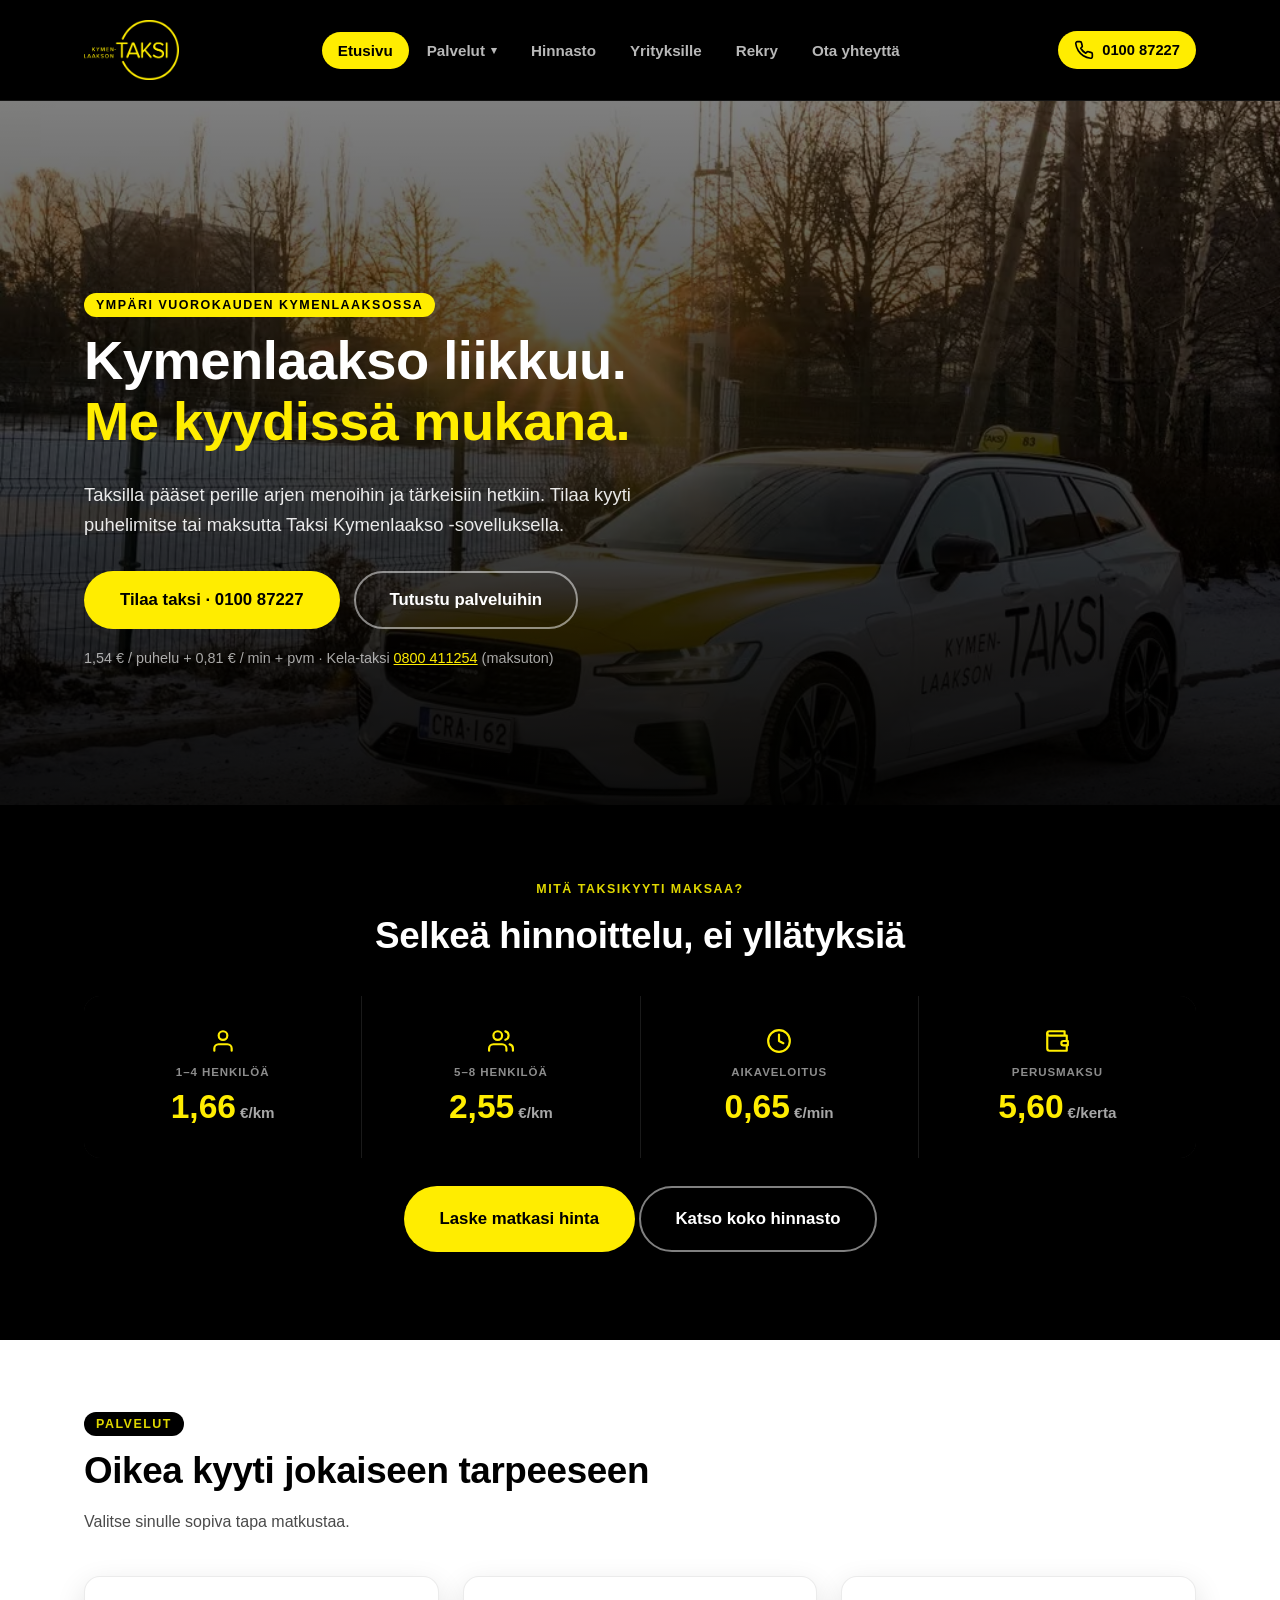
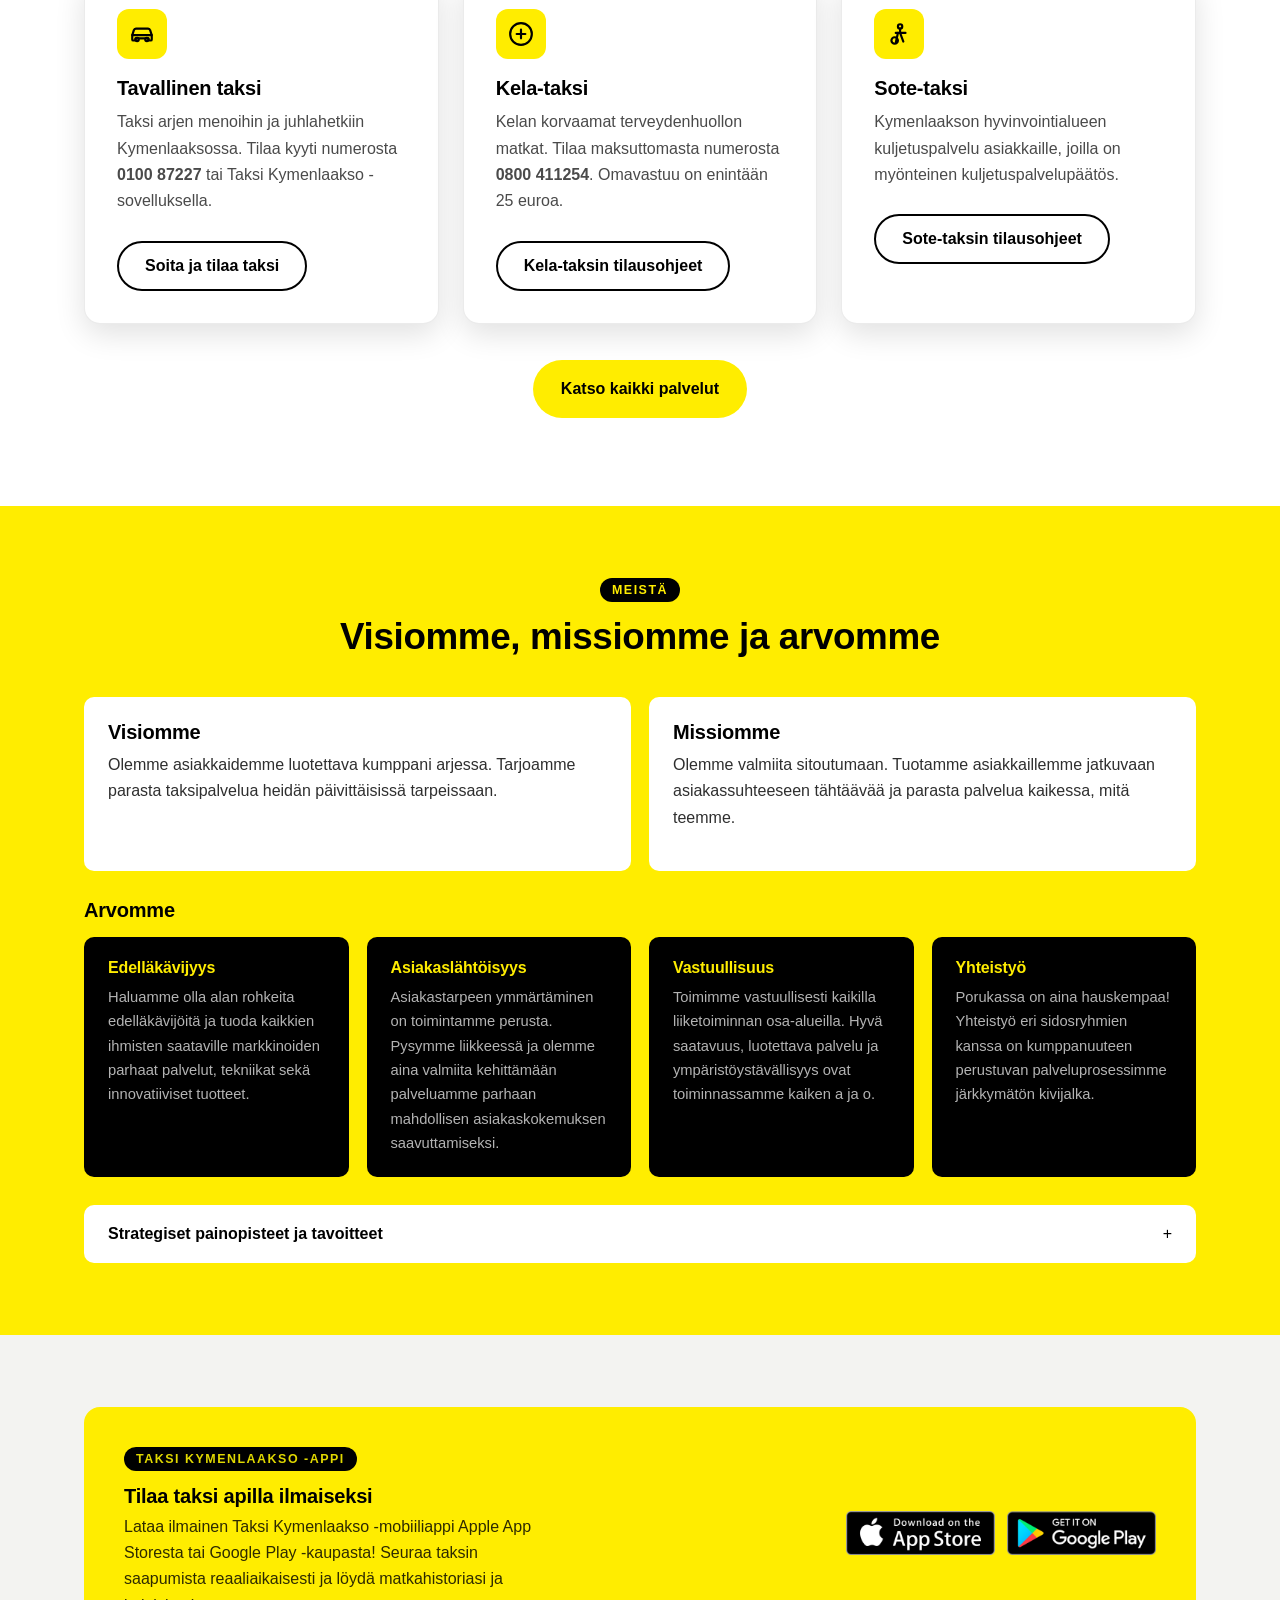
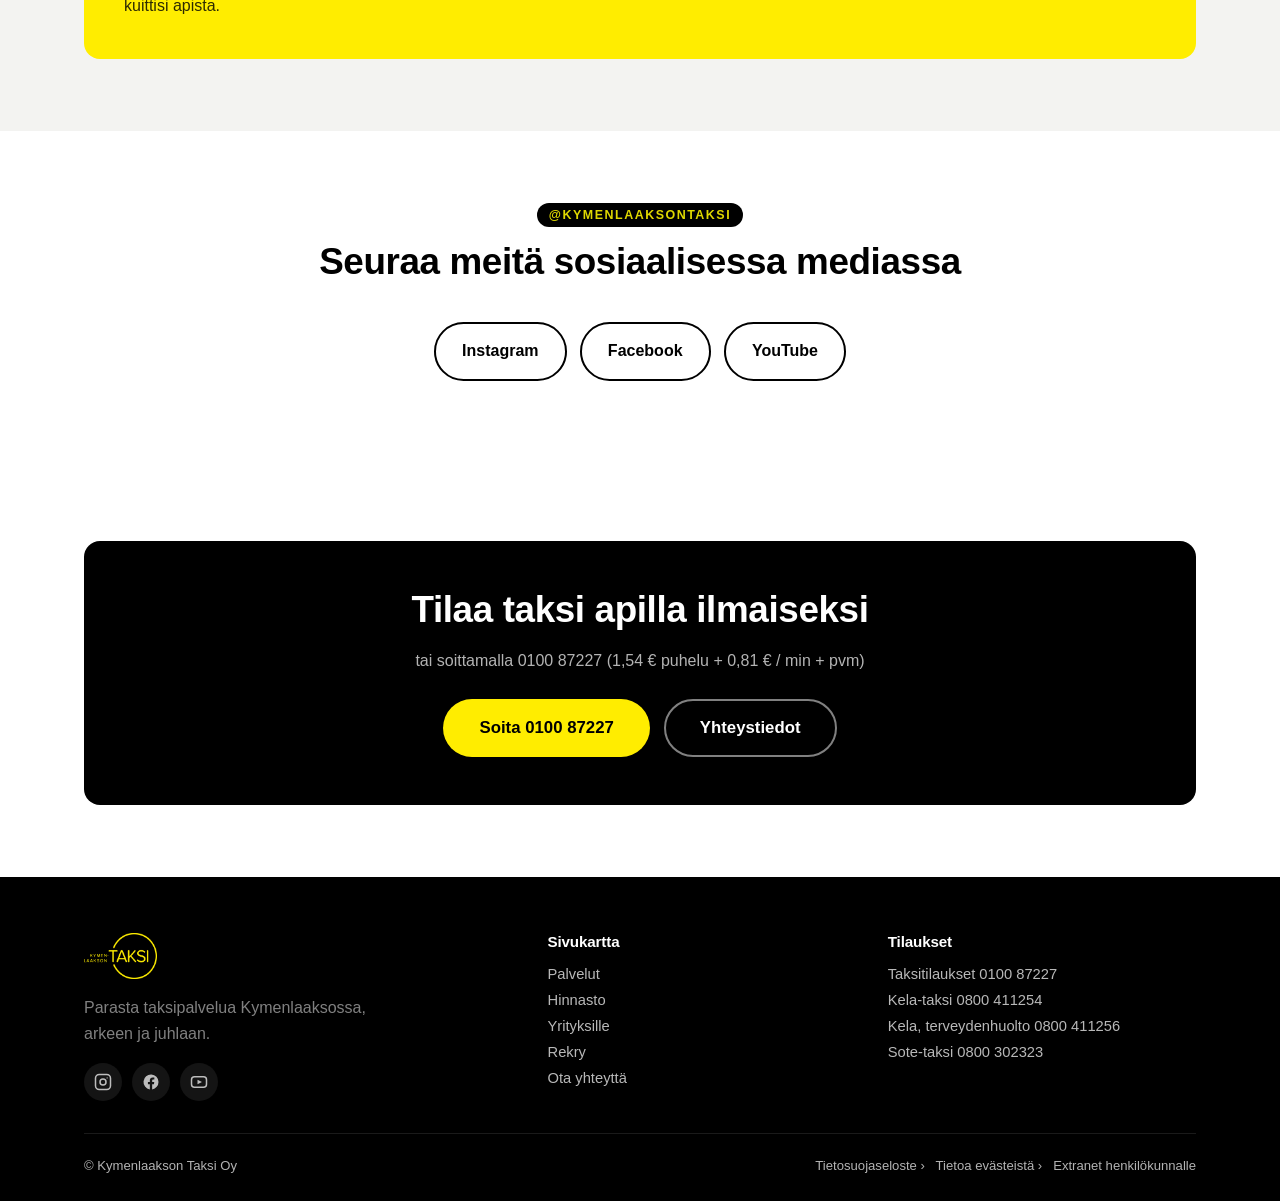
<file: index.html>
<!DOCTYPE html>
<html lang="fi">
<head>
<meta charset="UTF-8">
<meta name="viewport" content="width=device-width, initial-scale=1.0">
<title>Kymenlaakson Taksi | Luotettava, paikallinen taksipalvelu</title>
<meta name="description" content="Arkeen ja juhlaan. Luotettava, paikallinen Kymenlaakson Taksi. Taksitilaukset 0100 87227, Kela-taksi 0800 411254.">
<link rel="canonical" href="https://www.kymenlaaksontaksi.fi/">
<meta property="og:type" content="website">
<meta property="og:site_name" content="Kymenlaakson Taksi">
<meta property="og:locale" content="fi_FI">
<meta property="og:url" content="https://www.kymenlaaksontaksi.fi/">
<meta property="og:title" content="Kymenlaakson Taksi | Luotettava, paikallinen taksipalvelu">
<meta property="og:description" content="Arkeen ja juhlaan. Luotettava, paikallinen Kymenlaakson Taksi. Taksitilaukset 0100 87227, Kela-taksi 0800 411254.">
<meta property="og:image" content="https://www.kymenlaaksontaksi.fi/assets/images/taksi-yleiskuva.jpg">
<meta name="twitter:card" content="summary_large_image">
<meta name="twitter:title" content="Kymenlaakson Taksi | Luotettava, paikallinen taksipalvelu">
<meta name="twitter:description" content="Arkeen ja juhlaan. Luotettava, paikallinen Kymenlaakson Taksi. Taksitilaukset 0100 87227, Kela-taksi 0800 411254.">
<meta name="twitter:image" content="https://www.kymenlaaksontaksi.fi/assets/images/taksi-yleiskuva.jpg">
<link rel="stylesheet" href="assets/style.css?v=10">
<link rel="icon" href="assets/images/favicon-32.png" sizes="32x32">
<link rel="icon" href="assets/images/favicon-192.png" sizes="192x192">
<link rel="apple-touch-icon" href="assets/images/apple-touch-icon.png">
<script type="application/ld+json">
{
  "@context": "https://schema.org",
  "@type": "TaxiService",
  "name": "Kymenlaakson Taksi",
  "image": "https://www.kymenlaaksontaksi.fi/assets/images/taksi-yleiskuva.jpg",
  "logo": "https://www.kymenlaaksontaksi.fi/assets/images/logo-keltainen.png",
  "url": "https://www.kymenlaaksontaksi.fi/",
  "telephone": "+358100-87227",
  "priceRange": "5.60–65 €",
  "address": {
    "@type": "PostalAddress",
    "streetAddress": "Ruuvikatu 12",
    "postalCode": "48770",
    "addressLocality": "Kotka",
    "addressCountry": "FI"
  },
  "areaServed": [
    { "@type": "City", "name": "Hamina" },
    { "@type": "City", "name": "Kotka" },
    { "@type": "City", "name": "Kouvola" },
    { "@type": "City", "name": "Miehikkälä" },
    { "@type": "City", "name": "Pyhtää" },
    { "@type": "City", "name": "Virolahti" }
  ],
  "openingHoursSpecification": {
    "@type": "OpeningHoursSpecification",
    "dayOfWeek": ["Monday","Tuesday","Wednesday","Thursday","Friday","Saturday","Sunday"],
    "opens": "00:00",
    "closes": "23:59"
  },
  "sameAs": [
    "https://www.instagram.com/kymenlaaksontaksi/",
    "https://www.facebook.com/KymenlaaksonTaksi/",
    "https://www.youtube.com/channel/UCaCXejosqD8oTyrLFrv1FBg"
  ]
}
</script>
</head>
<body>
<a class="skip-link" href="#sisalto">Siirry sisältöön</a>

<header class="site-header">
  <div class="wrap">
    <a href="index.html" class="logo">
      <img src="assets/images/logo-keltainen.png" alt="Kymenlaakson Taksi" width="96" height="60">
    </a>
    <nav class="main-nav" aria-label="Päävalikko">
      <a href="index.html" class="active" aria-current="page">Etusivu</a>
      <div class="nav-dropdown">
        <button type="button" class="nav-dropdown-toggle" aria-haspopup="true" aria-expanded="false" aria-controls="palvelut-menu">
          Palvelut <span class="caret" aria-hidden="true">&#9662;</span>
        </button>
        <ul class="nav-dropdown-menu" id="palvelut-menu">
          <li><a href="palvelut.html">Kaikki palvelut</a></li>
          <li><a href="kela-taksi.html">Kela-taksi</a></li>
          <li><a href="sote-taksi.html">Sote-taksi</a></li>
        </ul>
      </div>
      <a href="hinnasto.html">Hinnasto</a>
      <a href="yrityksille.html">Yrityksille</a>
      <a href="rekry.html">Rekry</a>
      <a href="ota-yhteytta.html">Ota yhteyttä</a>
    </nav>
    <div class="header-actions">
      <a href="tel:+35810087227" class="call-chip"><svg width="20" height="20" viewBox="0 0 24 24" fill="none" stroke="currentColor" stroke-width="2" stroke-linecap="round" stroke-linejoin="round" aria-hidden="true"><path d="M22 16.92v3a2 2 0 0 1-2.18 2 19.79 19.79 0 0 1-8.63-3.07 19.5 19.5 0 0 1-6-6 19.79 19.79 0 0 1-3.07-8.67A2 2 0 0 1 4.11 2h3a2 2 0 0 1 2 1.72c.127.96.361 1.903.7 2.81a2 2 0 0 1-.45 2.11L8.09 9.91a16 16 0 0 0 6 6l1.27-1.27a2 2 0 0 1 2.11-.45c.907.339 1.85.573 2.81.7A2 2 0 0 1 22 16.92z"/></svg> <span class="chip-sub">0100 87227</span></a>
      <button class="menu-toggle" aria-label="Avaa valikko" aria-expanded="false" aria-controls="mobile-nav"><svg width="24" height="24" viewBox="0 0 24 24" fill="none" stroke="currentColor" stroke-width="2" stroke-linecap="round" stroke-linejoin="round" aria-hidden="true"><line x1="3" y1="6" x2="21" y2="6"/><line x1="3" y1="12" x2="21" y2="12"/><line x1="3" y1="18" x2="21" y2="18"/></svg></button>
    </div>
  </div>
  <div class="mobile-nav" id="mobile-nav">
    <a href="index.html" class="active" aria-current="page">Etusivu</a>
    <a href="palvelut.html">Palvelut</a>
    <div class="sub-links">
      <a href="kela-taksi.html">Kela-taksi</a>
      <a href="sote-taksi.html">Sote-taksi</a>
    </div>
    <a href="hinnasto.html">Hinnasto</a>
    <a href="yrityksille.html">Yrityksille</a>
    <a href="rekry.html">Rekry</a>
    <a href="ota-yhteytta.html">Ota yhteyttä</a>
  </div>
</header>

<main id="sisalto">

  <section class="hero hero-photo-page">
    <img class="hero-bg-img" id="seasonal-hero" src="assets/images/hero-auto-auringonlasku.webp"
         data-talvi="assets/images/hero-auto-auringonlasku.webp"
         data-kesa="assets/images/hero-kesa-van.jpg"
         alt="Kymenlaakson Taksin auto">
    <div class="wrap">
      <span class="eyebrow">Ympäri vuorokauden Kymenlaaksossa</span>
      <h1>Kymenlaakso liikkuu.<br><span class="accent">Me kyydissä mukana.</span></h1>
      <p class="lead">Taksilla pääset perille arjen menoihin ja tärkeisiin hetkiin. Tilaa kyyti puhelimitse tai maksutta Taksi Kymenlaakso -sovelluksella.</p>

      <div class="hero-actions">
        <a href="tel:+35810087227" class="btn btn-primary btn-lg">Tilaa taksi &middot; 0100 87227</a>
        <a href="palvelut.html" class="btn btn-outline-light btn-lg">Tutustu palveluihin</a>
      </div>
      <p class="hero-fine">1,54 € / puhelu + 0,81 € / min + pvm &middot; Kela-taksi <a href="tel:+358800411254">0800 411254</a> (maksuton)</p>
    </div>
  </section>

  <section class="section-dark">
    <div class="wrap">
      <div class="section-head center">
        <span class="eyebrow">Mitä taksikyyti maksaa?</span>
        <h2>Selkeä hinnoittelu, ei yllätyksiä</h2>
      </div>
      <div class="stat-grid">
        <div class="stat-cell">
          <div class="stat-icon"><svg width="26" height="26" viewBox="0 0 24 24" fill="none" stroke="currentColor" stroke-width="2" stroke-linecap="round" stroke-linejoin="round" aria-hidden="true"><path d="M20 21v-2a4 4 0 0 0-4-4H8a4 4 0 0 0-4 4v2"/><circle cx="12" cy="7" r="4"/></svg></div>
          <div class="stat-label">1–4 henkilöä</div>
          <div class="stat-value">1,66<span class="stat-unit">€/km</span></div>
        </div>
        <div class="stat-cell">
          <div class="stat-icon"><svg width="26" height="26" viewBox="0 0 24 24" fill="none" stroke="currentColor" stroke-width="2" stroke-linecap="round" stroke-linejoin="round" aria-hidden="true"><path d="M17 21v-2a4 4 0 0 0-4-4H5a4 4 0 0 0-4 4v2"/><circle cx="9" cy="7" r="4"/><path d="M23 21v-2a4 4 0 0 0-3-3.87"/><path d="M16 3.13a4 4 0 0 1 0 7.75"/></svg></div>
          <div class="stat-label">5–8 henkilöä</div>
          <div class="stat-value">2,55<span class="stat-unit">€/km</span></div>
        </div>
        <div class="stat-cell">
          <div class="stat-icon"><svg width="26" height="26" viewBox="0 0 24 24" fill="none" stroke="currentColor" stroke-width="2" stroke-linecap="round" stroke-linejoin="round" aria-hidden="true"><circle cx="12" cy="12" r="10"/><polyline points="12 6 12 12 16 14"/></svg></div>
          <div class="stat-label">Aikaveloitus</div>
          <div class="stat-value">0,65<span class="stat-unit">€/min</span></div>
        </div>
        <div class="stat-cell">
          <div class="stat-icon"><svg width="26" height="26" viewBox="0 0 24 24" fill="none" stroke="currentColor" stroke-width="2" stroke-linecap="round" stroke-linejoin="round" aria-hidden="true"><path d="M21 12V7H5a2 2 0 0 1 0-4h14v4"/><path d="M3 5v14a2 2 0 0 0 2 2h16v-5"/><path d="M18 12a2 2 0 0 0 0 4h4v-4Z"/></svg></div>
          <div class="stat-label">Perusmaksu</div>
          <div class="stat-value">5,60<span class="stat-unit">€/kerta</span></div>
        </div>
      </div>
      <p style="text-align:center;margin-top:28px;">
        <a href="hinnasto.html#hintalaskuri" class="btn btn-primary btn-lg">Laske matkasi hinta</a>
        <a href="hinnasto.html" class="btn btn-outline-light btn-lg">Katso koko hinnasto</a>
      </p>
    </div>
  </section>

  <section id="palvelut">
    <div class="wrap">
      <div class="section-head">
        <span class="eyebrow">Palvelut</span>
        <h2>Oikea kyyti jokaiseen tarpeeseen</h2>
        <p>Valitse sinulle sopiva tapa matkustaa.</p>
      </div>
      <div class="card-grid">
        <div class="card">
          <div class="card-icon"><svg width="26" height="26" viewBox="0 0 24 24" fill="none" stroke="currentColor" stroke-width="2" stroke-linecap="round" stroke-linejoin="round" aria-hidden="true"><path d="M3 13l1.5-4.5A2 2 0 0 1 6.4 7h11.2a2 2 0 0 1 1.9 1.5L21 13"/><path d="M3 13h18v4a1 1 0 0 1-1 1h-1a1 1 0 0 1-1-1v-1H6v1a1 1 0 0 1-1 1H4a1 1 0 0 1-1-1z"/><circle cx="7.5" cy="17" r="1.5"/><circle cx="16.5" cy="17" r="1.5"/></svg></div>
          <h3>Tavallinen taksi</h3>
          <p>Taksi arjen menoihin ja juhlahetkiin Kymenlaaksossa. Tilaa kyyti numerosta <strong>0100 87227</strong> tai Taksi Kymenlaakso -sovelluksella.</p>
          <a href="tel:+35810087227" class="btn btn-outline">Soita ja tilaa taksi</a>
        </div>
        <div class="card">
          <div class="card-icon"><svg width="26" height="26" viewBox="0 0 24 24" fill="none" stroke="currentColor" stroke-width="2" stroke-linecap="round" stroke-linejoin="round" aria-hidden="true"><circle cx="12" cy="12" r="10"/><line x1="12" y1="8" x2="12" y2="16"/><line x1="8" y1="12" x2="16" y2="12"/></svg></div>
          <h3>Kela-taksi</h3>
          <p>Kelan korvaamat terveydenhuollon matkat. Tilaa maksuttomasta numerosta <strong>0800 411254</strong>. Omavastuu on enintään 25 euroa.</p>
          <a href="kela-taksi.html" class="btn btn-outline">Kela-taksin tilausohjeet</a>
        </div>
        <div class="card">
          <div class="card-icon"><svg width="26" height="26" viewBox="0 0 24 24" fill="none" stroke="currentColor" stroke-width="2" stroke-linecap="round" stroke-linejoin="round" aria-hidden="true"><circle cx="13" cy="5" r="2"/><path d="M13 7v4h5"/><path d="M9 11h4l3 8"/><path d="M11 11l-2 9"/><circle cx="8" cy="18" r="3"/></svg></div>
          <h3>Sote-taksi</h3>
          <p>Kymenlaakson hyvinvointialueen kuljetuspalvelu asiakkaille, joilla on myönteinen kuljetuspalvelupäätös.</p>
          <a href="sote-taksi.html" class="btn btn-outline">Sote-taksin tilausohjeet</a>
        </div>
      </div>
      <p style="text-align:center;margin-top:36px;">
        <a href="palvelut.html" class="btn btn-primary">Katso kaikki palvelut</a>
      </p>
    </div>
  </section>

  <section class="section-yellow" id="palveluksessasi">
    <div class="wrap">
      <div class="section-head center">
        <span class="eyebrow">Meistä</span>
        <h2>Visiomme, missiomme ja arvomme</h2>
      </div>

      <div class="mission-grid">
        <div class="mission-card">
          <h3>Visiomme</h3>
          <p>Olemme asiakkaidemme luotettava kumppani arjessa. Tarjoamme parasta taksipalvelua heidän päivittäisissä tarpeissaan.</p>
        </div>
        <div class="mission-card">
          <h3>Missiomme</h3>
          <p>Olemme valmiita sitoutumaan. Tuotamme asiakkaillemme jatkuvaan asiakassuhteeseen tähtäävää ja parasta palvelua kaikessa, mitä teemme.</p>
        </div>
      </div>

      <h3 style="margin-bottom:16px;">Arvomme</h3>
      <div class="value-grid">
        <div class="value-card">
          <h4>Edelläkävijyys</h4>
          <p>Haluamme olla alan rohkeita edelläkävijöitä ja tuoda kaikkien ihmisten saataville markkinoiden parhaat palvelut, tekniikat sekä innovatiiviset tuotteet.</p>
        </div>
        <div class="value-card">
          <h4>Asiakaslähtöisyys</h4>
          <p>Asiakastarpeen ymmärtäminen on toimintamme perusta. Pysymme liikkeessä ja olemme aina valmiita kehittämään palveluamme parhaan mahdollisen asiakaskokemuksen saavuttamiseksi.</p>
        </div>
        <div class="value-card">
          <h4>Vastuullisuus</h4>
          <p>Toimimme vastuullisesti kaikilla liiketoiminnan osa-alueilla. Hyvä saatavuus, luotettava palvelu ja ympäristöystävällisyys ovat toiminnassamme kaiken a ja o.</p>
        </div>
        <div class="value-card">
          <h4>Yhteistyö</h4>
          <p>Porukassa on aina hauskempaa! Yhteistyö eri sidosryhmien kanssa on kumppanuuteen perustuvan palveluprosessimme järkkymätön kivijalka.</p>
        </div>
      </div>

      <details class="value-details">
        <summary>Strategiset painopisteet ja tavoitteet</summary>
        <dl>
          <div>
            <dt>Markkinajohtajuus</dt>
            <dd>Kilpailutuksissa menestyminen, laaja-alainen asiakaskunta ja palveluketjun saumaton toiminta.</dd>
          </div>
          <div>
            <dt>Ympäristöystävällisyys</dt>
            <dd>Vähäpäästöisten ajoneuvojen määrän lisääminen välitykseen.</dd>
          </div>
          <div>
            <dt>Paras asiakaspalvelu ja -kokemus</dt>
            <dd>Henkilöstön koulutus ja asiakaslähtöisyys.</dd>
          </div>
          <div>
            <dt>Erinomainen työntekijäkokemus</dt>
            <dd>Henkilöstön työhyvinvoinnin parantaminen ja työhyvinvointikyselyjen teettäminen.</dd>
          </div>
          <div>
            <dt>Kestävä talous</dt>
            <dd>Kulujen sovittaminen liiketoiminnan tuottoihin ja vuosittainen osingonjakomahdollisuus.</dd>
          </div>
          <div>
            <dt>Hyvä imago</dt>
            <dd>Nopea ja luotettava palvelu sekä brändiohjeistuksen mukainen toiminta.</dd>
          </div>
        </dl>
      </details>
    </div>
  </section>

  <section class="section-alt">
    <div class="wrap">
      <div class="app-band">
        <div>
          <span class="eyebrow">Taksi Kymenlaakso -appi</span>
          <h3>Tilaa taksi apilla ilmaiseksi</h3>
          <p>Lataa ilmainen Taksi Kymenlaakso -mobiiliappi Apple App Storesta tai Google Play -kaupasta! Seuraa taksin saapumista reaaliaikaisesti ja löydä matkahistoriasi ja kuittisi apista.</p>
        </div>
        <div class="store-badges">
          <a class="store-badge-link" href="https://apps.apple.com/fi/app/taksi-kymenlaakso/id1377172816?l=fi" target="_blank" rel="noopener"><img src="assets/images/app-store-badge.png" alt="Lataa App Storesta" width="160" height="47"></a>
          <a class="store-badge-link" href="https://play.google.com/store/apps/details?id=fi.kymenlaakson.kytaxi&amp;hl=fi" target="_blank" rel="noopener"><img src="assets/images/google-play-badge.png" alt="Lataa Google Playsta" width="160" height="47"></a>
        </div>
      </div>
    </div>
  </section>

  <section>
    <div class="wrap">
      <div class="section-head center">
        <span class="eyebrow">@kymenlaaksontaksi</span>
        <h2>Seuraa meitä sosiaalisessa mediassa</h2>
      </div>
      <p style="text-align:center;">
        <a href="https://www.instagram.com/kymenlaaksontaksi/" class="btn btn-outline" target="_blank" rel="noopener">Instagram</a>
        &nbsp;
        <a href="https://www.facebook.com/KymenlaaksonTaksi/" class="btn btn-outline" target="_blank" rel="noopener">Facebook</a>
        &nbsp;
        <a href="https://www.youtube.com/channel/UCaCXejosqD8oTyrLFrv1FBg" class="btn btn-outline" target="_blank" rel="noopener">YouTube</a>
      </p>
    </div>
  </section>

  <section>
    <div class="wrap">
      <div class="cta-band">
        <h2>Tilaa taksi apilla ilmaiseksi</h2>
        <p style="color:rgba(255,255,255,.7);">tai soittamalla 0100 87227 (1,54 € puhelu + 0,81 € / min + pvm)</p>
        <div class="btn-row">
          <a href="tel:+35810087227" class="btn btn-primary btn-lg">Soita 0100 87227</a>
          <a href="ota-yhteytta.html" class="btn btn-outline-light btn-lg">Yhteystiedot</a>
        </div>
      </div>
    </div>
  </section>

</main>

<footer class="site-footer">
  <div class="wrap">
    <div class="footer-grid">
      <div>
        <h4 class="visually-hidden">Kymenlaakson Taksi</h4><img class="footer-logo" src="assets/images/logo-keltainen.png" alt="Kymenlaakson Taksi" width="146" height="92">
        <p style="color:rgba(255,255,255,.5);max-width:320px;">Parasta taksipalvelua Kymenlaaksossa, arkeen ja juhlaan.</p>
        <div class="social-row">
          <a href="https://www.instagram.com/kymenlaaksontaksi/" target="_blank" rel="noopener" aria-label="Instagram"><svg width="18" height="18" viewBox="0 0 24 24" fill="none" stroke="currentColor" stroke-width="2" stroke-linecap="round" stroke-linejoin="round" aria-hidden="true"><rect x="2" y="2" width="20" height="20" rx="5"/><circle cx="12" cy="12" r="4"/><circle cx="17.5" cy="6.5" r="0.8" fill="currentColor" stroke="none"/></svg></a>
          <a href="https://www.facebook.com/KymenlaaksonTaksi/" target="_blank" rel="noopener" aria-label="Facebook"><svg width="18" height="18" viewBox="0 0 24 24" fill="currentColor" aria-hidden="true"><path d="M22 12a10 10 0 1 0-11.56 9.88v-6.99H7.9V12h2.54V9.8c0-2.5 1.49-3.89 3.77-3.89 1.1 0 2.24.2 2.24.2v2.46h-1.26c-1.24 0-1.63.77-1.63 1.56V12h2.78l-.44 2.89h-2.34v6.99A10 10 0 0 0 22 12z"/></svg></a>
          <a href="https://www.youtube.com/channel/UCaCXejosqD8oTyrLFrv1FBg" target="_blank" rel="noopener" aria-label="YouTube"><svg width="18" height="18" viewBox="0 0 24 24" fill="none" stroke="currentColor" stroke-width="2" stroke-linecap="round" stroke-linejoin="round" aria-hidden="true"><rect x="2" y="5" width="20" height="14" rx="4"/><polygon points="10 9 16 12 10 15 10 9" fill="currentColor" stroke="none"/></svg></a>
        </div>
      </div>
      <div>
        <h4>Sivukartta</h4>
        <a href="palvelut.html">Palvelut</a>
        <a href="hinnasto.html">Hinnasto</a>
        <a href="yrityksille.html">Yrityksille</a>
        <a href="rekry.html">Rekry</a>
        <a href="ota-yhteytta.html">Ota yhteyttä</a>
      </div>
      <div>
        <h4>Tilaukset</h4>
        <a href="tel:+35810087227">Taksitilaukset 0100 87227</a>
        <a href="tel:+358800411254">Kela-taksi 0800 411254</a>
        <a href="tel:+358800411256">Kela, terveydenhuolto 0800 411256</a>
        <a href="tel:+358800302323">Sote-taksi 0800 302323</a>
      </div>
    </div>
    <div class="footer-bottom">
      <span>© Kymenlaakson Taksi Oy</span>
      <div>
        <a href="https://www.kymenlaaksontaksi.fi/tietosuojaseloste" target="_blank" rel="noopener">Tietosuojaseloste ›</a> &nbsp; <a href="https://www.kymenlaaksontaksi.fi/tietoa-evasteista/" target="_blank" rel="noopener">Tietoa evästeistä ›</a> &nbsp; <a href="https://www.kymenlaaksontaksi.fi/extranet/" target="_blank" rel="noopener">Extranet henkilökunnalle</a>
      </div>
    </div>
  </div>
</footer>

<button class="back-to-top" aria-label="Takaisin sivun alkuun">&#8593;</button>
<div class="mobile-callbar">
  <a href="tel:+35810087227" aria-label="Soita taksitilaukseen numeroon 0100 87227. Puhelun hinta 1,54 euroa puhelulta ja 0,81 euroa minuutilta sekä paikallisverkkomaksu.">
    <strong>Soita 0100 87227</strong>
    <span>1,54 € / puhelu + 0,81 € / min + pvm</span>
  </a>
</div>

<script src="assets/script.js?v=10"></script>
</body>
</html>
</file>
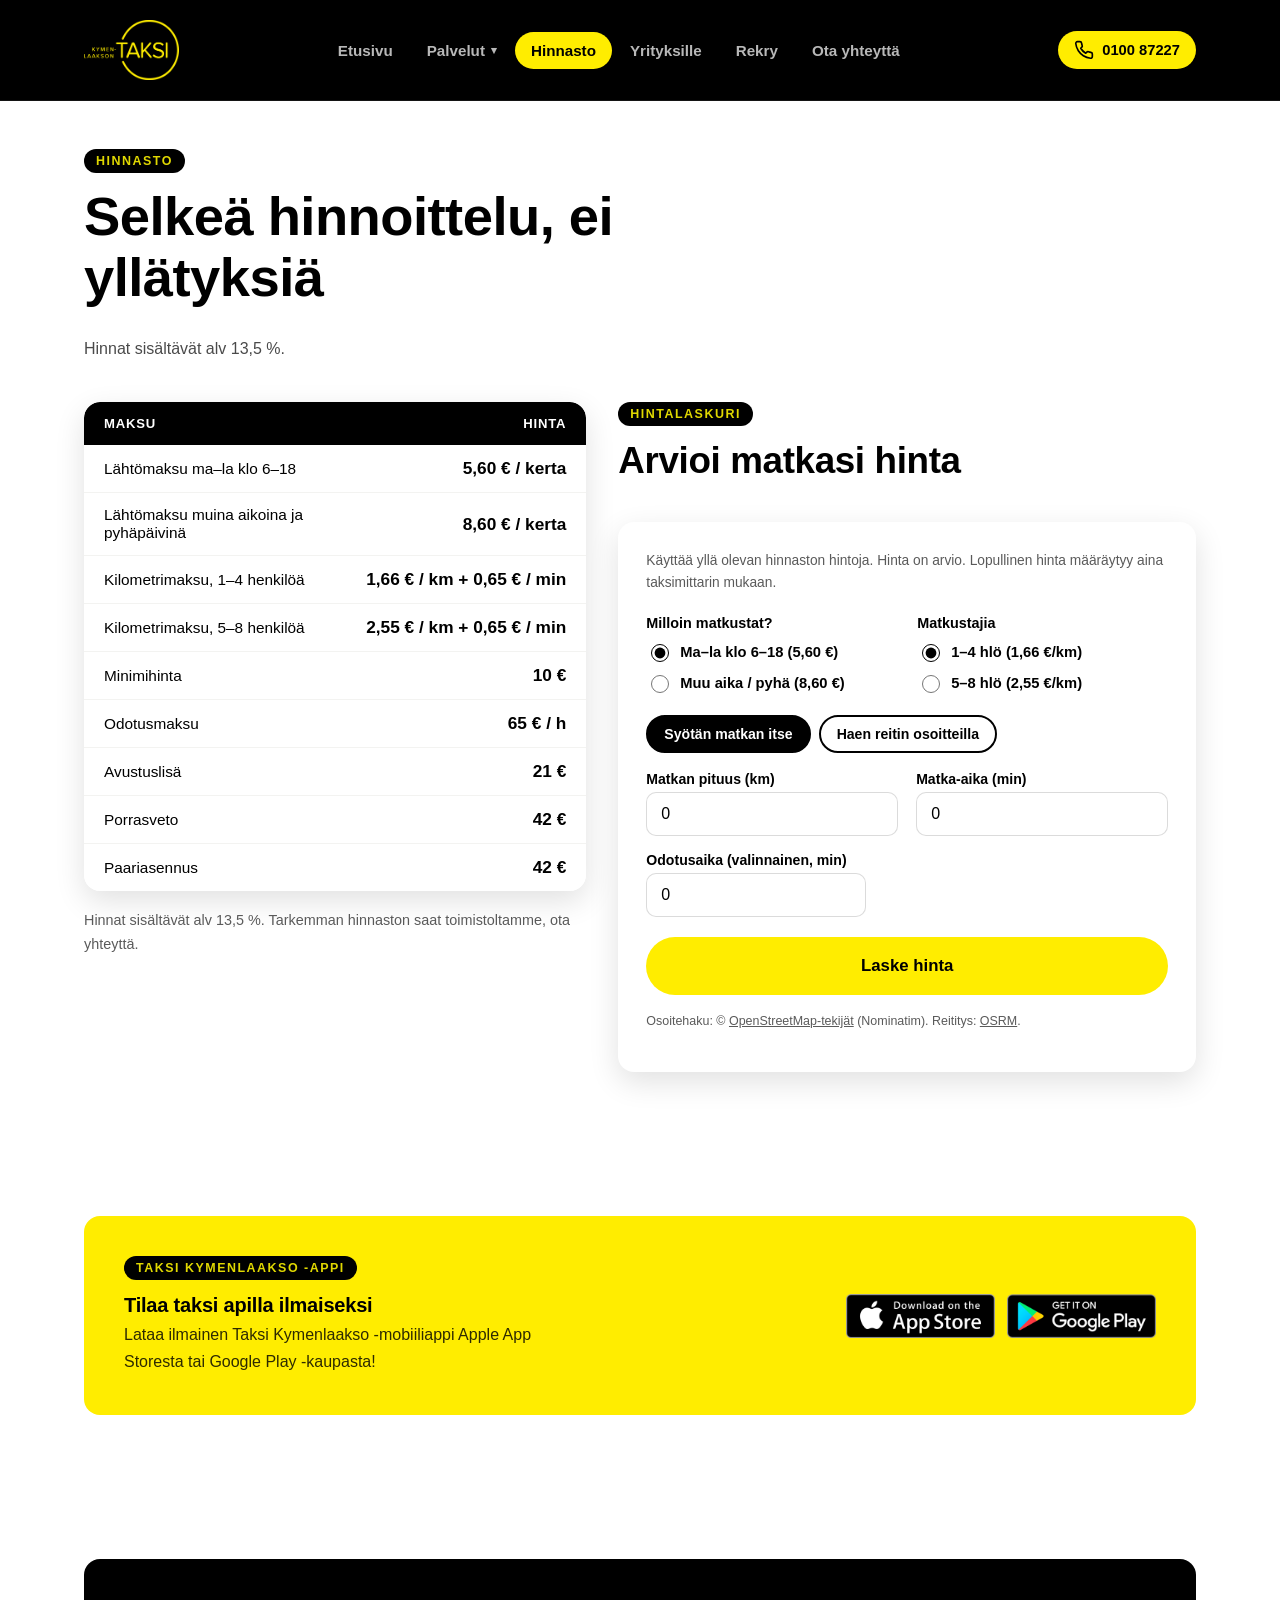
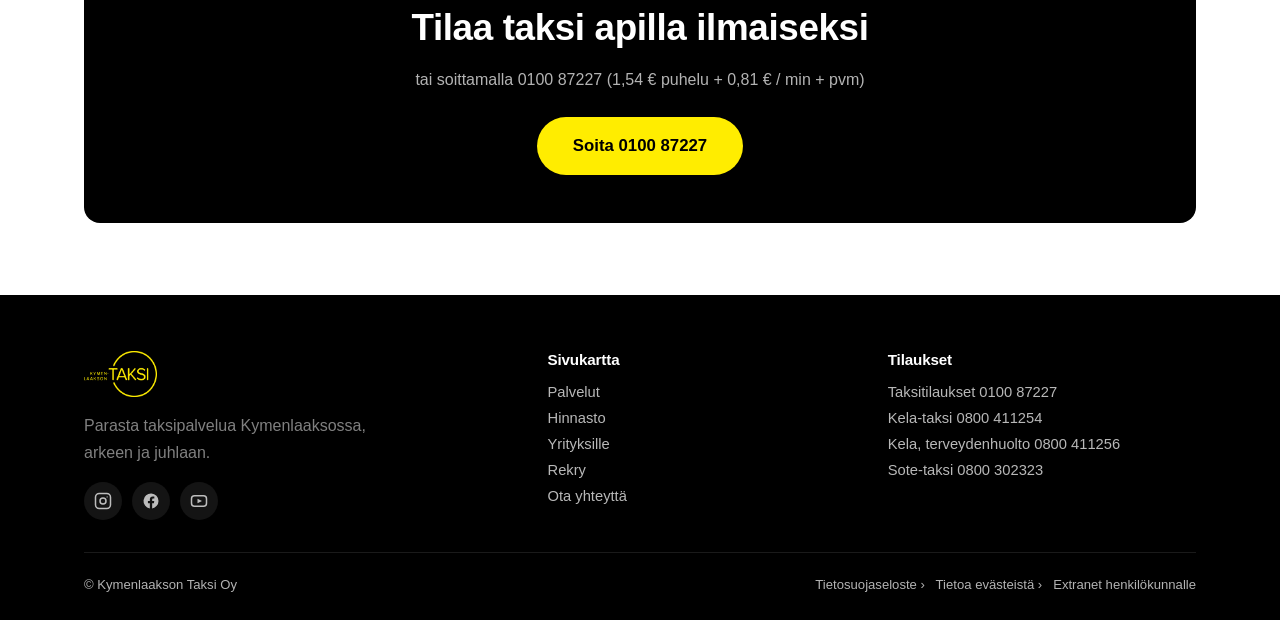
<file: hinnasto.html>
<!DOCTYPE html>
<html lang="fi">
<head>
<meta charset="UTF-8">
<meta name="viewport" content="width=device-width, initial-scale=1.0">
<title>Hinnasto | Kymenlaakson Taksi</title>
<meta name="description" content="Kymenlaakson Taksin hinnasto: lähtömaksut, kilometrimaksut, odotusmaksu ja lisät.">
<link rel="canonical" href="https://www.kymenlaaksontaksi.fi/hinnasto.html">
<meta property="og:type" content="website">
<meta property="og:site_name" content="Kymenlaakson Taksi">
<meta property="og:locale" content="fi_FI">
<meta property="og:url" content="https://www.kymenlaaksontaksi.fi/hinnasto.html">
<meta property="og:title" content="Hinnasto | Kymenlaakson Taksi">
<meta property="og:description" content="Kymenlaakson Taksin hinnasto: lähtömaksut, kilometrimaksut, odotusmaksu ja lisät.">
<meta property="og:image" content="https://www.kymenlaaksontaksi.fi/assets/images/taksi-yleiskuva.jpg">
<meta name="twitter:card" content="summary_large_image">
<meta name="twitter:title" content="Hinnasto | Kymenlaakson Taksi">
<meta name="twitter:description" content="Kymenlaakson Taksin hinnasto: lähtömaksut, kilometrimaksut, odotusmaksu ja lisät.">
<meta name="twitter:image" content="https://www.kymenlaaksontaksi.fi/assets/images/taksi-yleiskuva.jpg">
<link rel="stylesheet" href="assets/style.css?v=10">
<link rel="icon" href="assets/images/favicon-32.png" sizes="32x32">
<link rel="icon" href="assets/images/favicon-192.png" sizes="192x192">
<link rel="apple-touch-icon" href="assets/images/apple-touch-icon.png">
</head>
<body>
<a class="skip-link" href="#sisalto">Siirry sisältöön</a>

<header class="site-header">
  <div class="wrap">
    <a href="index.html" class="logo">
      <img src="assets/images/logo-keltainen.png" alt="Kymenlaakson Taksi" width="96" height="60">
    </a>
    <nav class="main-nav" aria-label="Päävalikko">
      <a href="index.html">Etusivu</a>
      <div class="nav-dropdown">
        <button type="button" class="nav-dropdown-toggle" aria-haspopup="true" aria-expanded="false" aria-controls="palvelut-menu">
          Palvelut <span class="caret" aria-hidden="true">&#9662;</span>
        </button>
        <ul class="nav-dropdown-menu" id="palvelut-menu">
          <li><a href="palvelut.html">Kaikki palvelut</a></li>
          <li><a href="kela-taksi.html">Kela-taksi</a></li>
          <li><a href="sote-taksi.html">Sote-taksi</a></li>
        </ul>
      </div>
      <a href="hinnasto.html" class="active" aria-current="page">Hinnasto</a>
      <a href="yrityksille.html">Yrityksille</a>
      <a href="rekry.html">Rekry</a>
      <a href="ota-yhteytta.html">Ota yhteyttä</a>
    </nav>
    <div class="header-actions">
      <a href="tel:+35810087227" class="call-chip"><svg width="20" height="20" viewBox="0 0 24 24" fill="none" stroke="currentColor" stroke-width="2" stroke-linecap="round" stroke-linejoin="round" aria-hidden="true"><path d="M22 16.92v3a2 2 0 0 1-2.18 2 19.79 19.79 0 0 1-8.63-3.07 19.5 19.5 0 0 1-6-6 19.79 19.79 0 0 1-3.07-8.67A2 2 0 0 1 4.11 2h3a2 2 0 0 1 2 1.72c.127.96.361 1.903.7 2.81a2 2 0 0 1-.45 2.11L8.09 9.91a16 16 0 0 0 6 6l1.27-1.27a2 2 0 0 1 2.11-.45c.907.339 1.85.573 2.81.7A2 2 0 0 1 22 16.92z"/></svg> <span class="chip-sub">0100 87227</span></a>
      <button class="menu-toggle" aria-label="Avaa valikko" aria-expanded="false" aria-controls="mobile-nav"><svg width="24" height="24" viewBox="0 0 24 24" fill="none" stroke="currentColor" stroke-width="2" stroke-linecap="round" stroke-linejoin="round" aria-hidden="true"><line x1="3" y1="6" x2="21" y2="6"/><line x1="3" y1="12" x2="21" y2="12"/><line x1="3" y1="18" x2="21" y2="18"/></svg></button>
    </div>
  </div>
  <div class="mobile-nav" id="mobile-nav">
    <a href="index.html">Etusivu</a>
    <a href="palvelut.html">Palvelut</a>
    <div class="sub-links">
      <a href="kela-taksi.html">Kela-taksi</a>
      <a href="sote-taksi.html">Sote-taksi</a>
    </div>
    <a href="hinnasto.html" class="active" aria-current="page">Hinnasto</a>
    <a href="yrityksille.html">Yrityksille</a>
    <a href="rekry.html">Rekry</a>
    <a href="ota-yhteytta.html">Ota yhteyttä</a>
  </div>
</header>

<main id="sisalto">

  <section id="hintalaskuri" style="padding-top:48px;">
    <div class="wrap">
      <div class="section-head">
        <span class="eyebrow">Hinnasto</span>
        <h1>Selkeä hinnoittelu, ei yllätyksiä</h1>
        <p>Hinnat sisältävät alv 13,5 %.</p>
      </div>
      <div class="pricing-grid">

        <div>
          <h2 class="visually-hidden">Hinnat</h2>
          <div class="table-scroll">
          <table class="price-table">
            <thead>
              <tr><th>Maksu</th><th style="text-align:right;">Hinta</th></tr>
            </thead>
            <tbody>
              <tr>
                <td>Lähtömaksu ma–la klo 6–18</td>
                <td class="amount">5,60 € / kerta</td>
              </tr>
              <tr>
                <td>Lähtömaksu muina aikoina ja pyhäpäivinä</td>
                <td class="amount">8,60 € / kerta</td>
              </tr>
              <tr>
                <td>Kilometrimaksu, 1–4 henkilöä</td>
                <td class="amount">1,66 € / km + 0,65 € / min</td>
              </tr>
              <tr>
                <td>Kilometrimaksu, 5–8 henkilöä</td>
                <td class="amount">2,55 € / km + 0,65 € / min</td>
              </tr>
              <tr>
                <td>Minimihinta</td>
                <td class="amount">10 €</td>
              </tr>
              <tr>
                <td>Odotusmaksu</td>
                <td class="amount">65 € / h</td>
              </tr>
              <tr>
                <td>Avustuslisä</td>
                <td class="amount">21 €</td>
              </tr>
              <tr>
                <td>Porrasveto</td>
                <td class="amount">42 €</td>
              </tr>
              <tr>
                <td>Paariasennus</td>
                <td class="amount">42 €</td>
              </tr>
            </tbody>
          </table>
          </div>
          <p class="price-note">Hinnat sisältävät alv 13,5 %. Tarkemman hinnaston saat toimistoltamme, <a href="ota-yhteytta.html">ota yhteyttä</a>.</p>
        </div>

        <div>
          <div class="section-head">
            <span class="eyebrow">Hintalaskuri</span>
            <h2>Arvioi matkasi hinta</h2>
          </div>

          <div class="calc-card">
            <p class="calc-note">Käyttää yllä olevan hinnaston hintoja. Hinta on arvio. Lopullinen hinta määräytyy aina taksimittarin mukaan.</p>

            <div class="calc-top-grid">
              <fieldset class="calc-fieldset">
                <legend>Milloin matkustat?</legend>
                <div class="calc-radio-row">
                  <label class="calc-radio"><input type="radio" name="calc-time" value="day" checked> Ma–la klo 6–18 (5,60 €)</label>
                  <label class="calc-radio"><input type="radio" name="calc-time" value="night"> Muu aika / pyhä (8,60 €)</label>
                </div>
              </fieldset>

              <fieldset class="calc-fieldset">
                <legend>Matkustajia</legend>
                <div class="calc-radio-row">
                  <label class="calc-radio"><input type="radio" name="calc-pax" value="1-4" checked> 1–4 hlö (1,66 €/km)</label>
                  <label class="calc-radio"><input type="radio" name="calc-pax" value="5-8"> 5–8 hlö (2,55 €/km)</label>
                </div>
              </fieldset>
            </div>

            <div class="tabs calc-method-tabs" data-target="#calc-method-panels">
              <button type="button" class="tab-btn active" data-tab="manual">Syötän matkan itse</button>
              <button type="button" class="tab-btn" data-tab="address">Haen reitin osoitteilla</button>
            </div>

            <div id="calc-method-panels">
              <div class="tab-panel calc-panel active" id="manual">
                <div class="calc-grid-2">
                  <div class="calc-field">
                    <label for="calc-km">Matkan pituus (km)</label>
                    <input class="calc-input" type="number" min="0" step="0.1" id="calc-km" value="0">
                  </div>
                  <div class="calc-field">
                    <label for="calc-min">Matka-aika (min)</label>
                    <input class="calc-input" type="number" min="0" step="1" id="calc-min" value="0">
                  </div>
                </div>
              </div>

              <div class="tab-panel calc-panel" id="address">
                <div class="calc-field ac-wrap">
                  <label for="calc-from">Lähtöpaikka</label>
                  <input class="calc-input" type="text" id="calc-from" autocomplete="off" placeholder="esim. Ruuvikatu 12, Kotka">
                  <div class="ac-list" id="calc-from-list" hidden></div>
                  <span class="visually-hidden" id="calc-from-live" aria-live="polite"></span>
                </div>
                <div class="calc-field ac-wrap">
                  <label for="calc-to">Määränpää</label>
                  <input class="calc-input" type="text" id="calc-to" autocomplete="off" placeholder="esim. Kymenlaakson keskussairaala">
                  <div class="ac-list" id="calc-to-list" hidden></div>
                  <span class="visually-hidden" id="calc-to-live" aria-live="polite"></span>
                </div>
                <div class="calc-route-row">
                  <button type="button" class="btn btn-outline" id="calc-route-btn">Hae reitti</button>
                  <p class="ac-status" id="calc-route-status" aria-live="polite"></p>
                </div>
              </div>
            </div>

            <div class="calc-field calc-wait-field">
              <label for="calc-wait">Odotusaika (valinnainen, min)</label>
              <input class="calc-input" type="number" min="0" step="1" id="calc-wait" value="0">
            </div>

            <button type="button" class="btn btn-primary btn-lg btn-block" id="calc-submit">Laske hinta</button>

            <div class="calc-result" id="calc-result" aria-live="polite">
              <div class="amount" id="calc-amount">0 €</div>
              <div class="breakdown" id="calc-breakdown"></div>
            </div>

            <p class="calc-source">Osoitehaku: © <a href="https://www.openstreetmap.org/copyright" target="_blank" rel="noopener">OpenStreetMap-tekijät</a> (Nominatim). Reititys: <a href="https://project-osrm.org/" target="_blank" rel="noopener">OSRM</a>.</p>
          </div>
        </div>

      </div>
    </div>
  </section>

  <section>
    <div class="wrap">
      <div class="app-band">
        <div>
          <span class="eyebrow">Taksi Kymenlaakso -appi</span>
          <h3>Tilaa taksi apilla ilmaiseksi</h3>
          <p>Lataa ilmainen Taksi Kymenlaakso -mobiiliappi Apple App Storesta tai Google Play -kaupasta!</p>
        </div>
        <div class="store-badges">
          <a class="store-badge-link" href="https://apps.apple.com/fi/app/taksi-kymenlaakso/id1377172816?l=fi" target="_blank" rel="noopener"><img src="assets/images/app-store-badge.png" alt="Lataa App Storesta" width="160" height="47"></a>
          <a class="store-badge-link" href="https://play.google.com/store/apps/details?id=fi.kymenlaakson.kytaxi&amp;hl=fi" target="_blank" rel="noopener"><img src="assets/images/google-play-badge.png" alt="Lataa Google Playsta" width="160" height="47"></a>
        </div>
      </div>
    </div>
  </section>

  <section>
    <div class="wrap">
      <div class="cta-band">
        <h2>Tilaa taksi apilla ilmaiseksi</h2>
        <p style="color:rgba(255,255,255,.7);">tai soittamalla 0100 87227 (1,54 € puhelu + 0,81 € / min + pvm)</p>
        <div class="btn-row">
          <a href="tel:+35810087227" class="btn btn-primary btn-lg">Soita 0100 87227</a>
        </div>
      </div>
    </div>
  </section>

</main>

<footer class="site-footer">
  <div class="wrap">
    <div class="footer-grid">
      <div>
        <h4 class="visually-hidden">Kymenlaakson Taksi</h4><img class="footer-logo" src="assets/images/logo-keltainen.png" alt="Kymenlaakson Taksi" width="146" height="92">
        <p style="color:rgba(255,255,255,.5);max-width:320px;">Parasta taksipalvelua Kymenlaaksossa, arkeen ja juhlaan.</p>
        <div class="social-row">
          <a href="https://www.instagram.com/kymenlaaksontaksi/" target="_blank" rel="noopener" aria-label="Instagram"><svg width="18" height="18" viewBox="0 0 24 24" fill="none" stroke="currentColor" stroke-width="2" stroke-linecap="round" stroke-linejoin="round" aria-hidden="true"><rect x="2" y="2" width="20" height="20" rx="5"/><circle cx="12" cy="12" r="4"/><circle cx="17.5" cy="6.5" r="0.8" fill="currentColor" stroke="none"/></svg></a>
          <a href="https://www.facebook.com/KymenlaaksonTaksi/" target="_blank" rel="noopener" aria-label="Facebook"><svg width="18" height="18" viewBox="0 0 24 24" fill="currentColor" aria-hidden="true"><path d="M22 12a10 10 0 1 0-11.56 9.88v-6.99H7.9V12h2.54V9.8c0-2.5 1.49-3.89 3.77-3.89 1.1 0 2.24.2 2.24.2v2.46h-1.26c-1.24 0-1.63.77-1.63 1.56V12h2.78l-.44 2.89h-2.34v6.99A10 10 0 0 0 22 12z"/></svg></a>
          <a href="https://www.youtube.com/channel/UCaCXejosqD8oTyrLFrv1FBg" target="_blank" rel="noopener" aria-label="YouTube"><svg width="18" height="18" viewBox="0 0 24 24" fill="none" stroke="currentColor" stroke-width="2" stroke-linecap="round" stroke-linejoin="round" aria-hidden="true"><rect x="2" y="5" width="20" height="14" rx="4"/><polygon points="10 9 16 12 10 15 10 9" fill="currentColor" stroke="none"/></svg></a>
        </div>
      </div>
      <div>
        <h4>Sivukartta</h4>
        <a href="palvelut.html">Palvelut</a>
        <a href="hinnasto.html">Hinnasto</a>
        <a href="yrityksille.html">Yrityksille</a>
        <a href="rekry.html">Rekry</a>
        <a href="ota-yhteytta.html">Ota yhteyttä</a>
      </div>
      <div>
        <h4>Tilaukset</h4>
        <a href="tel:+35810087227">Taksitilaukset 0100 87227</a>
        <a href="tel:+358800411254">Kela-taksi 0800 411254</a>
        <a href="tel:+358800411256">Kela, terveydenhuolto 0800 411256</a>
        <a href="tel:+358800302323">Sote-taksi 0800 302323</a>
      </div>
    </div>
    <div class="footer-bottom">
      <span>© Kymenlaakson Taksi Oy</span>
      <div>
        <a href="https://www.kymenlaaksontaksi.fi/tietosuojaseloste" target="_blank" rel="noopener">Tietosuojaseloste ›</a> &nbsp; <a href="https://www.kymenlaaksontaksi.fi/tietoa-evasteista/" target="_blank" rel="noopener">Tietoa evästeistä ›</a> &nbsp; <a href="https://www.kymenlaaksontaksi.fi/extranet/" target="_blank" rel="noopener">Extranet henkilökunnalle</a>
      </div>
    </div>
  </div>
</footer>

<button class="back-to-top" aria-label="Takaisin sivun alkuun">&#8593;</button>
<div class="mobile-callbar">
  <a href="tel:+35810087227" aria-label="Soita taksitilaukseen numeroon 0100 87227. Puhelun hinta 1,54 euroa puhelulta ja 0,81 euroa minuutilta sekä paikallisverkkomaksu.">
    <strong>Soita 0100 87227</strong>
    <span>1,54 € / puhelu + 0,81 € / min + pvm</span>
  </a>
</div>

<script src="assets/script.js?v=10"></script>
</body>
</html>
</file>
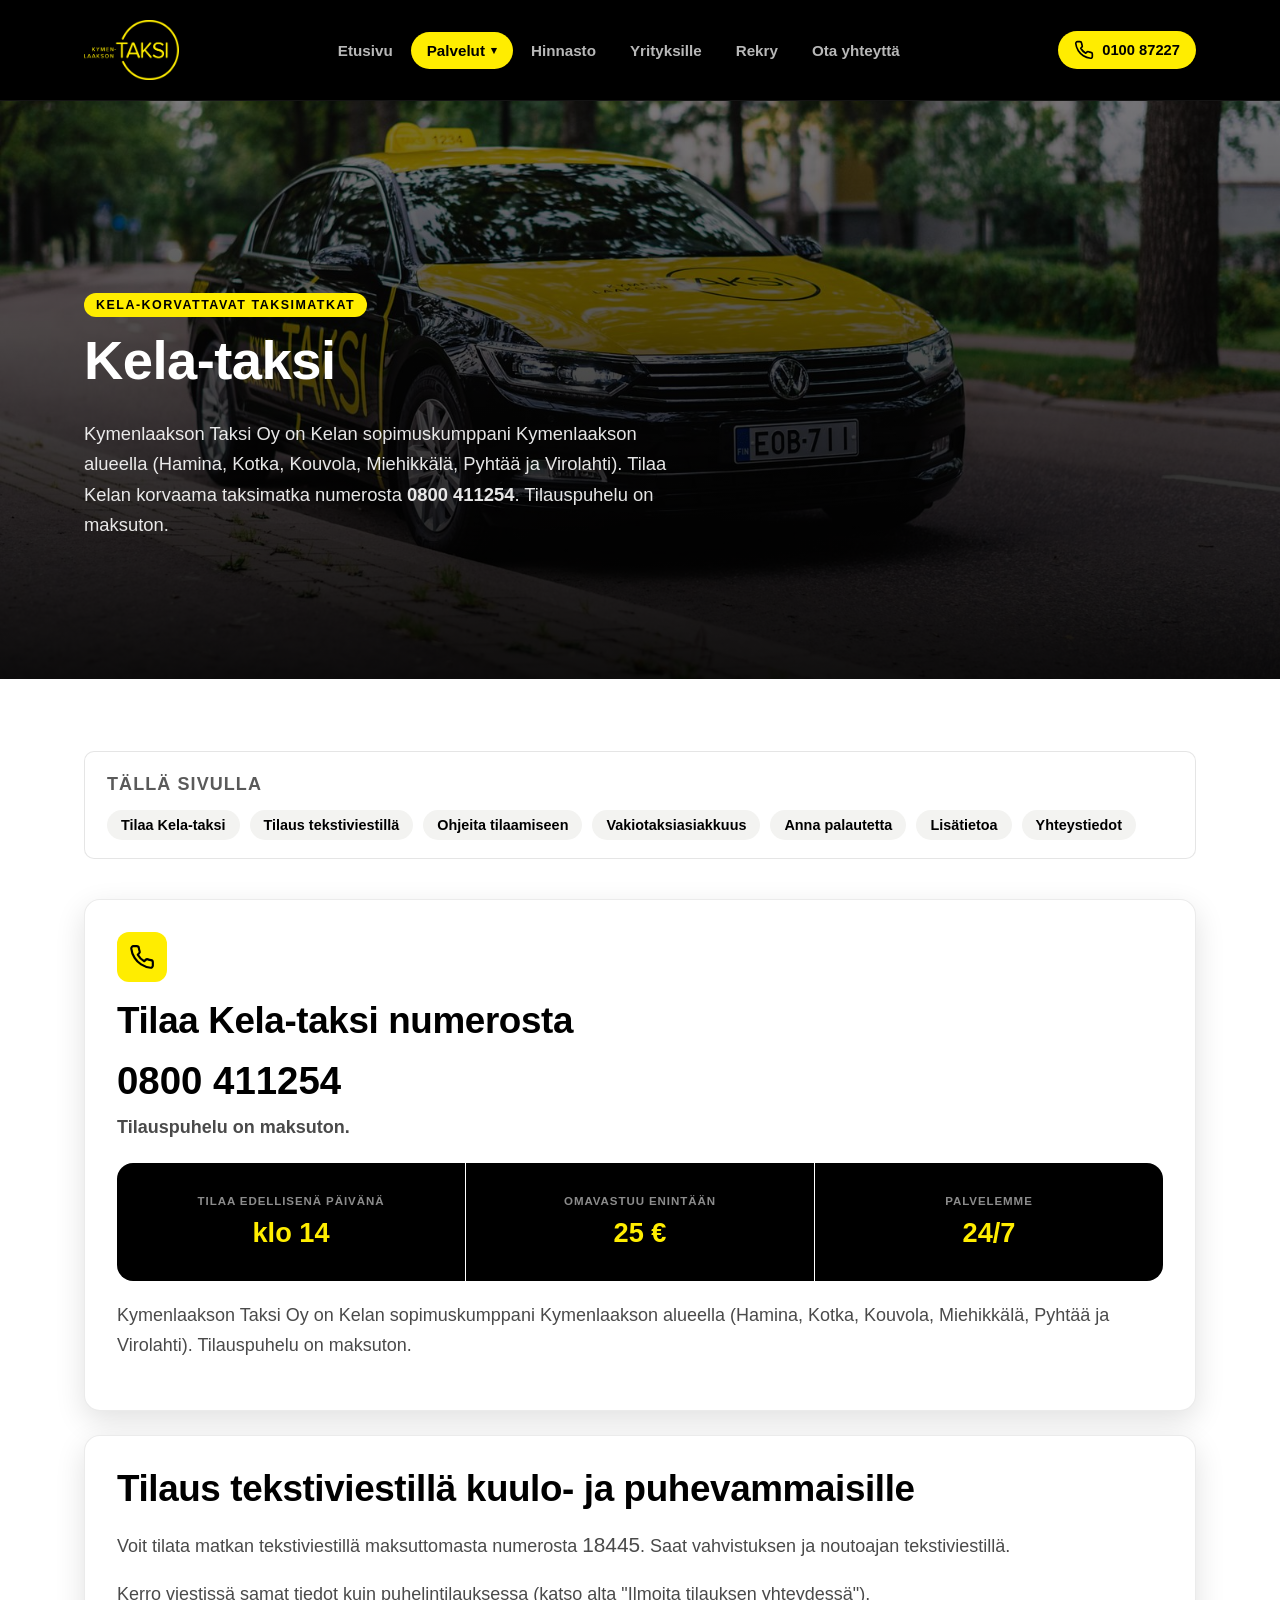
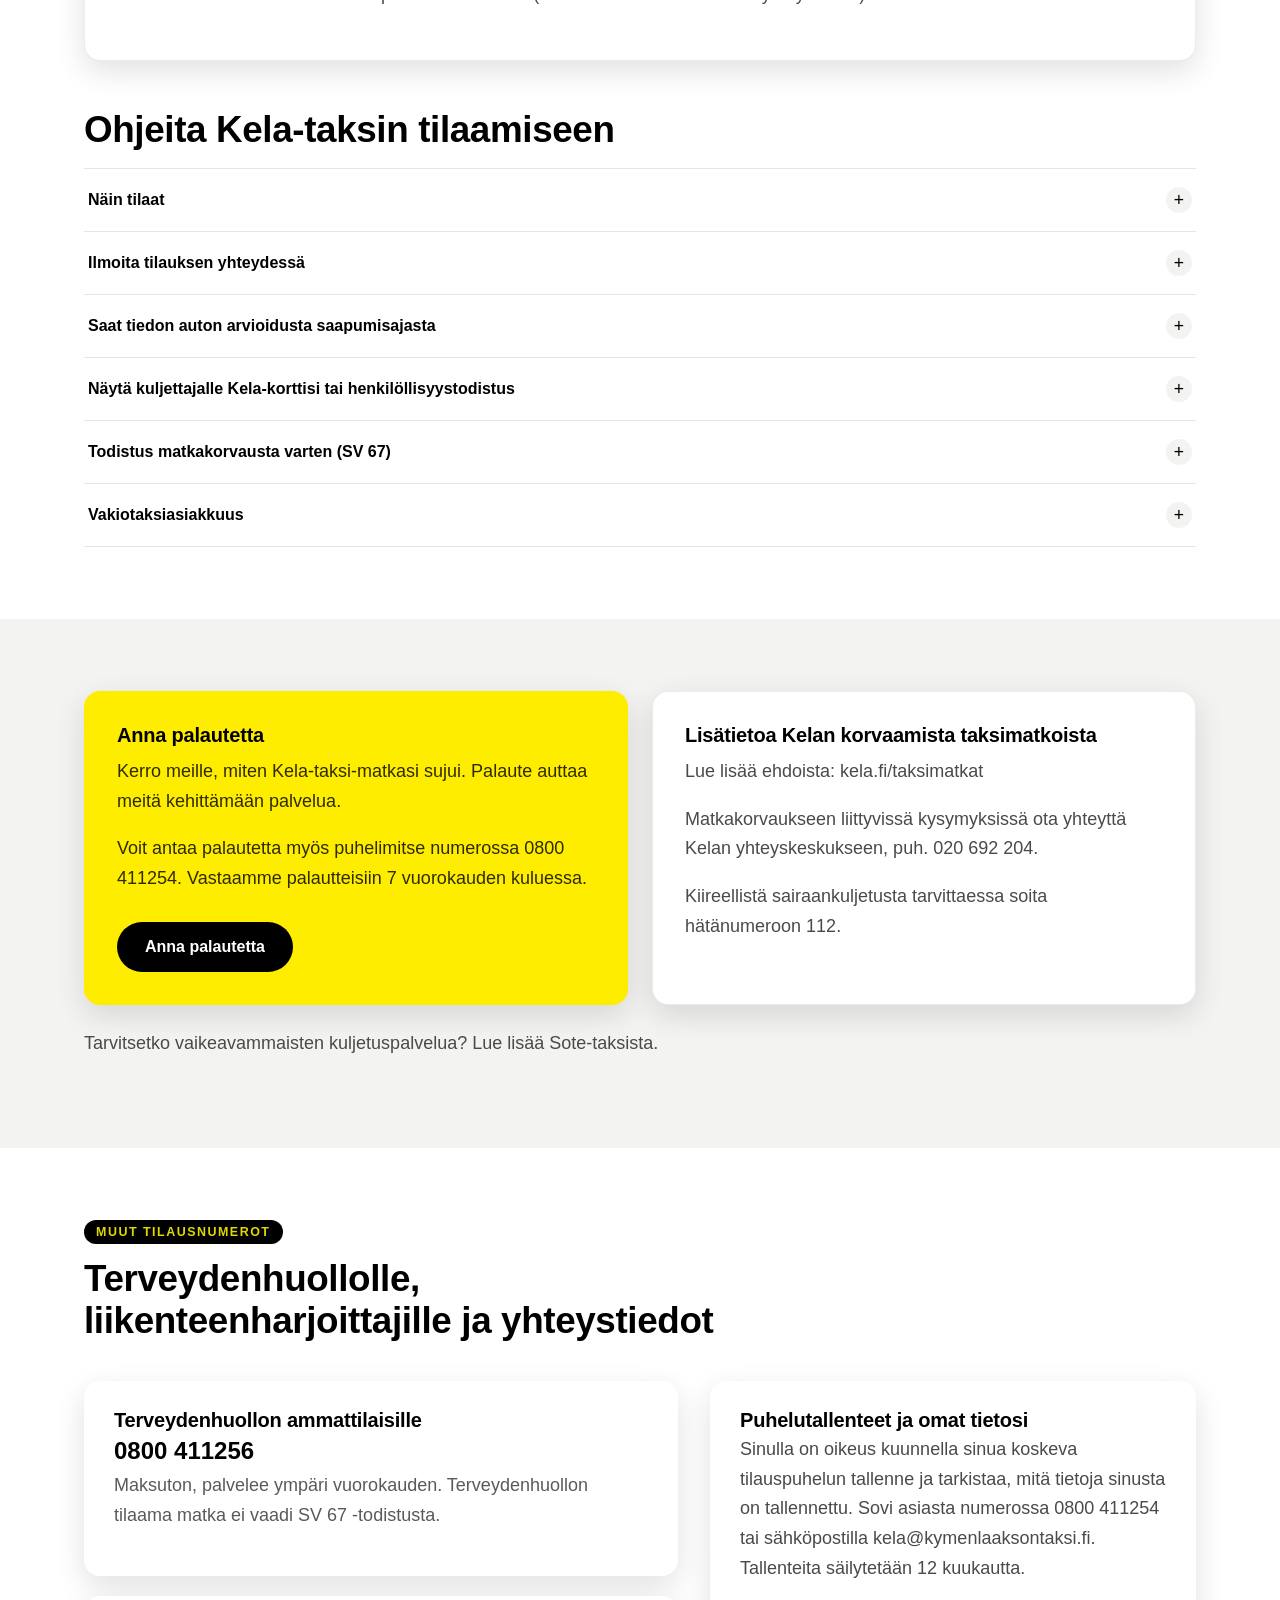
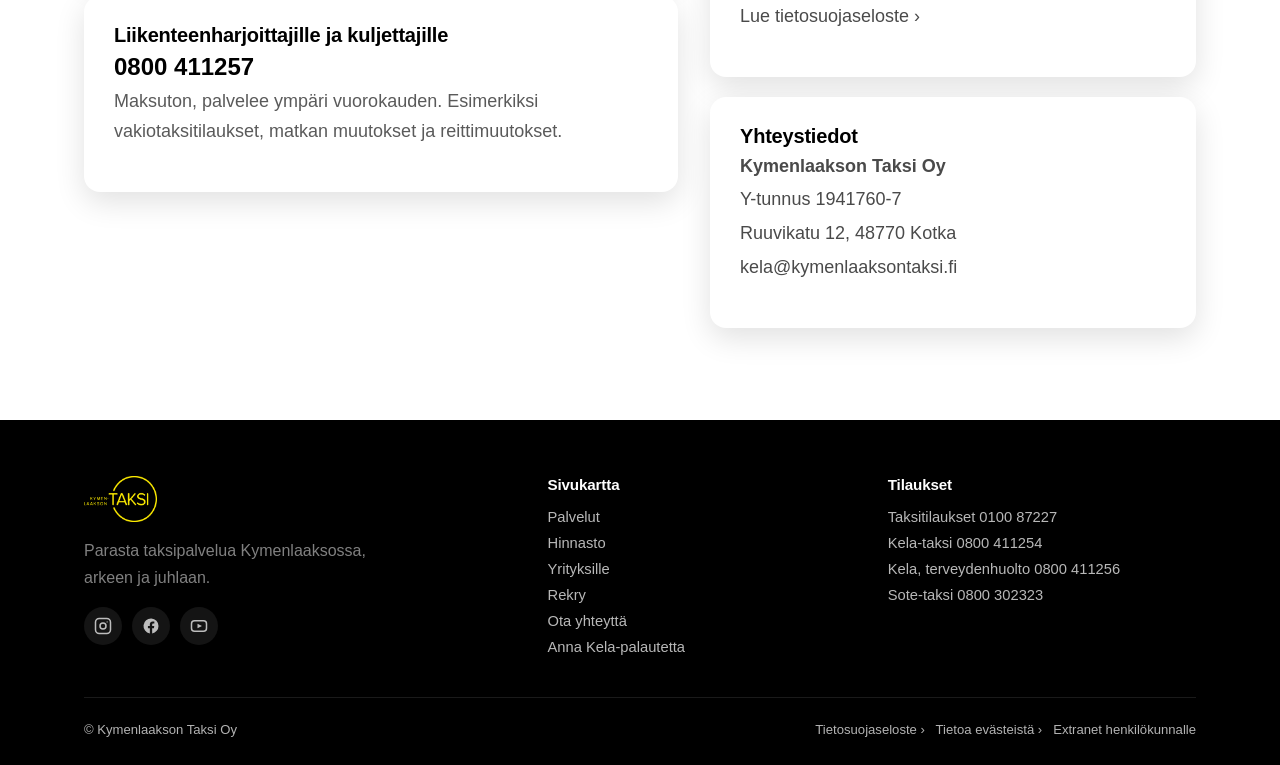
<file: kela-taksi.html>
<!DOCTYPE html>
<html lang="fi">
<head>
<meta charset="UTF-8">
<meta name="viewport" content="width=device-width, initial-scale=1.0">
<title>Kela-taksi | Kymenlaakson Taksi</title>
<meta name="description" content="Kela-taksi Kymenlaaksossa: tilaa numerosta 0800 411254, tilauspuhelu on maksuton. Kymenlaakson Taksi Oy on Kelan sopimuskumppani Haminassa, Kotkassa, Kouvolassa, Miehikkälässä, Pyhtäällä ja Virolahdella.">
<link rel="canonical" href="https://www.kymenlaaksontaksi.fi/kela-taksi.html">
<meta property="og:type" content="website">
<meta property="og:site_name" content="Kymenlaakson Taksi">
<meta property="og:locale" content="fi_FI">
<meta property="og:url" content="https://www.kymenlaaksontaksi.fi/kela-taksi.html">
<meta property="og:title" content="Kela-taksi | Kymenlaakson Taksi">
<meta property="og:description" content="Kela-taksi Kymenlaaksossa: tilaa numerosta 0800 411254, tilauspuhelu on maksuton. Kymenlaakson Taksi Oy on Kelan sopimuskumppani Haminassa, Kotkassa, Kouvolassa, Miehikkälässä, Pyhtäällä ja Virolahdella.">
<meta property="og:image" content="https://www.kymenlaaksontaksi.fi/assets/images/taksi-yleiskuva.jpg">
<meta name="twitter:card" content="summary_large_image">
<meta name="twitter:title" content="Kela-taksi | Kymenlaakson Taksi">
<meta name="twitter:description" content="Kela-taksi Kymenlaaksossa: tilaa numerosta 0800 411254, tilauspuhelu on maksuton. Kymenlaakson Taksi Oy on Kelan sopimuskumppani Haminassa, Kotkassa, Kouvolassa, Miehikkälässä, Pyhtäällä ja Virolahdella.">
<meta name="twitter:image" content="https://www.kymenlaaksontaksi.fi/assets/images/taksi-yleiskuva.jpg">
<link rel="stylesheet" href="assets/style.css?v=10">
<link rel="icon" href="assets/images/favicon-32.png" sizes="32x32">
<link rel="icon" href="assets/images/favicon-192.png" sizes="192x192">
<link rel="apple-touch-icon" href="assets/images/apple-touch-icon.png">
</head>
<body>
<a class="skip-link" href="#sisalto">Siirry sisältöön</a>

<header class="site-header">
  <div class="wrap">
    <a href="index.html" class="logo">
      <img src="assets/images/logo-keltainen.png" alt="Kymenlaakson Taksi" width="96" height="60">
    </a>
    <nav class="main-nav" aria-label="Päävalikko">
      <a href="index.html">Etusivu</a>
      <div class="nav-dropdown">
        <button type="button" class="nav-dropdown-toggle active" aria-haspopup="true" aria-expanded="false" aria-controls="palvelut-menu">
          Palvelut <span class="caret" aria-hidden="true">&#9662;</span>
        </button>
        <ul class="nav-dropdown-menu" id="palvelut-menu">
          <li><a href="palvelut.html">Kaikki palvelut</a></li>
          <li><a href="kela-taksi.html" class="active" aria-current="page">Kela-taksi</a></li>
          <li><a href="sote-taksi.html">Sote-taksi</a></li>
        </ul>
      </div>
      <a href="hinnasto.html">Hinnasto</a>
      <a href="yrityksille.html">Yrityksille</a>
      <a href="rekry.html">Rekry</a>
      <a href="ota-yhteytta.html">Ota yhteyttä</a>
    </nav>
    <div class="header-actions">
      <a href="tel:+35810087227" class="call-chip"><svg width="20" height="20" viewBox="0 0 24 24" fill="none" stroke="currentColor" stroke-width="2" stroke-linecap="round" stroke-linejoin="round" aria-hidden="true"><path d="M22 16.92v3a2 2 0 0 1-2.18 2 19.79 19.79 0 0 1-8.63-3.07 19.5 19.5 0 0 1-6-6 19.79 19.79 0 0 1-3.07-8.67A2 2 0 0 1 4.11 2h3a2 2 0 0 1 2 1.72c.127.96.361 1.903.7 2.81a2 2 0 0 1-.45 2.11L8.09 9.91a16 16 0 0 0 6 6l1.27-1.27a2 2 0 0 1 2.11-.45c.907.339 1.85.573 2.81.7A2 2 0 0 1 22 16.92z"/></svg> <span class="chip-sub">0100 87227</span></a>
      <button class="menu-toggle" aria-label="Avaa valikko" aria-expanded="false" aria-controls="mobile-nav"><svg width="24" height="24" viewBox="0 0 24 24" fill="none" stroke="currentColor" stroke-width="2" stroke-linecap="round" stroke-linejoin="round" aria-hidden="true"><line x1="3" y1="6" x2="21" y2="6"/><line x1="3" y1="12" x2="21" y2="12"/><line x1="3" y1="18" x2="21" y2="18"/></svg></button>
    </div>
  </div>
  <div class="mobile-nav" id="mobile-nav">
    <a href="index.html">Etusivu</a>
    <a href="palvelut.html">Palvelut</a>
    <div class="sub-links">
      <a href="kela-taksi.html" class="active" aria-current="page">Kela-taksi</a>
      <a href="sote-taksi.html">Sote-taksi</a>
    </div>
    <a href="hinnasto.html">Hinnasto</a>
    <a href="yrityksille.html">Yrityksille</a>
    <a href="rekry.html">Rekry</a>
    <a href="ota-yhteytta.html">Ota yhteyttä</a>
  </div>
</header>

<main id="sisalto" class="kela-page">

  <section class="hero hero-photo-page">
    <img class="hero-bg-img" src="assets/images/taksi-yleiskuva.jpg" alt="Kymenlaakson Taksin auto tienvarressa">
    <div class="wrap">
      <span class="eyebrow">Kela-korvattavat taksimatkat</span>
      <h1>Kela-taksi</h1>
      <p class="lead">Kymenlaakson Taksi Oy on Kelan sopimuskumppani Kymenlaakson alueella (Hamina, Kotka, Kouvola, Miehikkälä, Pyhtää ja Virolahti). Tilaa Kelan korvaama taksimatka numerosta <strong>0800 411254</strong>. Tilauspuhelu on maksuton.</p>
    </div>
  </section>

  <section>
    <div class="wrap">

      <nav class="page-toc" aria-label="Sivun sisältö">
        <p>Tällä sivulla</p>
        <ul>
          <li><a href="#tilaa-kela-taksi">Tilaa Kela-taksi</a></li>
          <li><a href="#tekstiviesti">Tilaus tekstiviestillä</a></li>
          <li><a href="#ohjeet">Ohjeita tilaamiseen</a></li>
          <li><a href="#vakiotaksi">Vakiotaksiasiakkuus</a></li>
          <li><a href="#palaute">Anna palautetta</a></li>
          <li><a href="#lisatietoa">Lisätietoa</a></li>
          <li><a href="#yhteystiedot">Yhteystiedot</a></li>
        </ul>
      </nav>

      <div class="card" id="tilaa-kela-taksi">
        <div class="card-icon"><svg width="26" height="26" viewBox="0 0 24 24" fill="none" stroke="currentColor" stroke-width="2" stroke-linecap="round" stroke-linejoin="round" aria-hidden="true"><path d="M22 16.92v3a2 2 0 0 1-2.18 2 19.79 19.79 0 0 1-8.63-3.07 19.5 19.5 0 0 1-6-6 19.79 19.79 0 0 1-3.07-8.67A2 2 0 0 1 4.11 2h3a2 2 0 0 1 2 1.72c.127.96.361 1.903.7 2.81a2 2 0 0 1-.45 2.11L8.09 9.91a16 16 0 0 0 6 6l1.27-1.27a2 2 0 0 1 2.11-.45c.907.339 1.85.573 2.81.7A2 2 0 0 1 22 16.92z"/></svg></div>
        <h2>Tilaa Kela-taksi numerosta</h2>
        <a href="tel:+358800411254" class="big-num kela-big-num">0800 411254</a>
        <p><strong>Tilauspuhelu on maksuton.</strong></p>

        <div class="stat-grid fact-grid">
          <div class="stat-cell">
            <div class="stat-label">Tilaa edellisenä päivänä</div>
            <div class="stat-value">klo 14</div>
          </div>
          <div class="stat-cell">
            <div class="stat-label">Omavastuu enintään</div>
            <div class="stat-value">25 €</div>
          </div>
          <div class="stat-cell">
            <div class="stat-label">Palvelemme</div>
            <div class="stat-value">24/7</div>
          </div>
        </div>

        <p>Kymenlaakson Taksi Oy on Kelan sopimuskumppani Kymenlaakson alueella (Hamina, Kotka, Kouvola, Miehikkälä, Pyhtää ja Virolahti). Tilauspuhelu on maksuton.</p>
      </div>

      <div class="card" id="tekstiviesti" style="margin-top:24px;">
        <h2>Tilaus tekstiviestillä kuulo- ja puhevammaisille</h2>
        <p>Voit tilata matkan tekstiviestillä maksuttomasta numerosta <a href="sms:18445" class="big-num" style="font-size:1.3rem;">18445</a>. Saat vahvistuksen ja noutoajan tekstiviestillä.</p>
        <p>Kerro viestissä samat tiedot kuin puhelintilauksessa (katso alta "Ilmoita tilauksen yhteydessä").</p>
      </div>

      <h2 id="ohjeet" style="margin-top:48px;">Ohjeita Kela-taksin tilaamiseen</h2>
      <div class="accordion">

        <div class="acc-item">
          <button class="acc-trigger"><span>Näin tilaat</span><span class="plus" aria-hidden="true">+</span></button>
          <div class="acc-panel"><div class="acc-panel-inner">
            <ul>
              <li>Vain Kela-taksin numerosta tilatusta matkasta voit saada korvauksen ja maksat matkasta enintään 25 euron omavastuun.</li>
              <li>Tilaa taksi viimeistään matkaa edeltävänä päivänä klo 14 mennessä.</li>
              <li>Tilaa taksi tästä numerosta myös silloin, kun tarvitset taksia äkillisesti.</li>
              <li>Voit tilata yhdellä kertaa tulevan kahden viikon ajalle kaikki tiedossasi olevat meno- ja paluumatkat.</li>
              <li>Tilaa paluumatka vähintään tuntia ennen lähtöaikaa, jos paluumatkan ajankohta on tiedossa.</li>
              <li>Tilauspuhelut nauhoitetaan palvelun laadun kehittämiseksi. Tarvittaessa Kela voi myös tarkistaa jälkikäteen tilauksen tietoja.</li>
              <li>Puhelun yhteydessä antamiasi tietoja ei käytetä muuhun kuin matkan järjestämiseen ja matkakorvauksen käsittelyyn Kelassa. Henkilötietolaissa tarkoitettu tietojen rekisterinpitäjä on Kela.</li>
              <li>Palvelu on auki ympäri vuorokauden, joka päivä.</li>
            </ul>
          </div></div>
        </div>

        <div class="acc-item">
          <button class="acc-trigger"><span>Ilmoita tilauksen yhteydessä</span><span class="plus" aria-hidden="true">+</span></button>
          <div class="acc-panel"><div class="acc-panel-inner">
            <ul>
              <li>Nimesi ja henkilötunnuksesi</li>
              <li>Tilaatko matkan terveydentilasi vai liikenneolosuhteiden puutteen vuoksi</li>
              <li>Osoite, josta auto sinut noutaa</li>
              <li>Matkan määränpää (esim. sairaala)</li>
              <li>Kellonaika, jolloin sinun tulee olla perillä hoitoyksikössä</li>
              <li>Tuleeko mukaasi apuvälineitä tai saattaja</li>
              <li>Puhelinnumero, josta sinut tavoittaa</li>
            </ul>
          </div></div>
        </div>

        <div class="acc-item">
          <button class="acc-trigger"><span>Saat tiedon auton arvioidusta saapumisajasta</span><span class="plus" aria-hidden="true">+</span></button>
          <div class="acc-panel"><div class="acc-panel-inner">
            <ul>
              <li>Saat tekstiviestin, kun auto on hyväksynyt matkan. Viestissä on arvioitu noutoaika, auton rekisterinumero ja kuljettajan puhelinnumero.</li>
              <li>Jos tilaamaasi taksimatkaan tulee muutoksia, ilmoita niistä välittömästi numeroon 0800 411254, viimeistään kahta tuntia ennen sovittua lähtöaikaa.</li>
            </ul>
          </div></div>
        </div>

        <div class="acc-item">
          <button class="acc-trigger"><span>Näytä kuljettajalle Kela-korttisi tai henkilöllisyystodistus</span><span class="plus" aria-hidden="true">+</span></button>
          <div class="acc-panel"><div class="acc-panel-inner">
            <p>Näytä kuljettajalle Kela-korttisi tai henkilöllisyystodistus matkan alkaessa.</p>
          </div></div>
        </div>

        <div class="acc-item">
          <button class="acc-trigger"><span>Todistus matkakorvausta varten (SV 67)</span><span class="plus" aria-hidden="true">+</span></button>
          <div class="acc-panel"><div class="acc-panel-inner">
            <ul>
              <li>Jos tarvitset taksia terveydentilasi vuoksi, kysy todistusta terveydenhuollosta (Todistus matkakorvausta varten, SV 67).</li>
              <li>Säilytä kertamatkaa varten kirjoitettu todistus itselläsi 6 kuukauden ajan matkapäivästä. Kela voi pyytää sitä myöhemmin.</li>
              <li>Toimita pitkäaikainen taksin käyttöön oikeuttava todistus Kelaan.</li>
              <li>Jos terveydenhuollon henkilö tilaa paluumatkasi, et tarvitse todistusta SV 67.</li>
            </ul>
          </div></div>
        </div>

        <div class="acc-item" id="vakiotaksi">
          <button class="acc-trigger"><span>Vakiotaksiasiakkuus</span><span class="plus" aria-hidden="true">+</span></button>
          <div class="acc-panel"><div class="acc-panel-inner">
            <p>Tietyillä asiakasryhmillä on mahdollisuus saada vakiotaksiasiakkuus. Lisätietoa: <a href="https://www.kela.fi/taksimatkat" target="_blank" rel="noopener">kela.fi/taksimatkat</a>.</p>
            <p>Jos Kela on myöntänyt sinulle vakiotaksiasiakkuuden, soita numeroon 0800 411254. Osoitamme sinulle vakiokuljettajan. Sovit matkat suoraan vakiokuljettajasi kanssa, ja kuljettaja ilmoittaa matkan meille viimeistään edellisenä päivänä klo 14. Myös äkilliset matkat tilataan vakiotaksilta.</p>
          </div></div>
        </div>

      </div>
    </div>
  </section>

  <section class="section-alt">
    <div class="wrap">
      <div class="card-grid">
        <div class="card card-yellow" id="palaute">
          <h3>Anna palautetta</h3>
          <p>Kerro meille, miten Kela-taksi-matkasi sujui. Palaute auttaa meitä kehittämään palvelua.</p>
          <p>Voit antaa palautetta myös puhelimitse numerossa <a href="tel:+358800411254">0800 411254</a>. Vastaamme palautteisiin 7 vuorokauden kuluessa.</p>
          <!-- TODO: palautelomakkeen osoite. Vaihda href="#" alla olevaan lomakkeen osoitteeseen, kun lomake on valmis. -->
          <a href="#" class="btn btn-dark">Anna palautetta</a>
        </div>
        <div class="card" id="lisatietoa">
          <h3>Lisätietoa Kelan korvaamista taksimatkoista</h3>
          <p>Lue lisää ehdoista: <a href="https://www.kela.fi/taksimatkat" target="_blank" rel="noopener">kela.fi/taksimatkat</a></p>
          <p>Matkakorvaukseen liittyvissä kysymyksissä ota yhteyttä Kelan yhteyskeskukseen, puh. <a href="tel:+35820692204">020 692 204</a>.</p>
          <p>Kiireellistä sairaankuljetusta tarvittaessa soita hätänumeroon <a href="tel:112">112</a>.</p>
        </div>
      </div>

      <p style="margin-top:24px;">Tarvitsetko vaikeavammaisten kuljetuspalvelua? Lue lisää <a href="sote-taksi.html">Sote-taksista</a>.</p>
    </div>
  </section>

  <section id="yhteystiedot">
    <div class="wrap">
      <div class="section-head">
        <span class="eyebrow">Muut tilausnumerot</span>
        <h2>Terveydenhuollolle, liikenteenharjoittajille ja yhteystiedot</h2>
      </div>
      <div class="contact-grid">

        <div>
          <div class="contact-card">
            <h3>Terveydenhuollon ammattilaisille</h3>
            <a href="tel:+358800411256" class="big-num">0800 411256</a>
            <p class="fine">Maksuton, palvelee ympäri vuorokauden. Terveydenhuollon tilaama matka ei vaadi SV 67 -todistusta.</p>
          </div>

          <div class="contact-card">
            <h3>Liikenteenharjoittajille ja kuljettajille</h3>
            <a href="tel:+358800411257" class="big-num">0800 411257</a>
            <p class="fine">Maksuton, palvelee ympäri vuorokauden. Esimerkiksi vakiotaksitilaukset, matkan muutokset ja reittimuutokset.</p>
          </div>
        </div>

        <div>
          <div class="contact-card">
            <h3>Puhelutallenteet ja omat tietosi</h3>
            <p>Sinulla on oikeus kuunnella sinua koskeva tilauspuhelun tallenne ja tarkistaa, mitä tietoja sinusta on tallennettu. Sovi asiasta numerossa <a href="tel:+358800411254">0800 411254</a> tai sähköpostilla <a href="mailto:kela@kymenlaaksontaksi.fi">kela@kymenlaaksontaksi.fi</a>. Tallenteita säilytetään 12 kuukautta.</p>
            <p><a href="https://www.kymenlaaksontaksi.fi/tietosuojaseloste" target="_blank" rel="noopener">Lue tietosuojaseloste ›</a></p>
          </div>

          <div class="contact-card">
            <h3>Yhteystiedot</h3>
            <p style="margin-bottom:4px;"><strong>Kymenlaakson Taksi Oy</strong></p>
            <p style="margin-bottom:4px;">Y-tunnus 1941760-7</p>
            <p style="margin-bottom:4px;">Ruuvikatu 12, 48770 Kotka</p>
            <p><a href="mailto:kela@kymenlaaksontaksi.fi">kela@kymenlaaksontaksi.fi</a></p>
          </div>
        </div>

      </div>
    </div>
  </section>

</main>

<footer class="site-footer">
  <div class="wrap">
    <div class="footer-grid">
      <div>
        <h4 class="visually-hidden">Kymenlaakson Taksi</h4><img class="footer-logo" src="assets/images/logo-keltainen.png" alt="Kymenlaakson Taksi" width="146" height="92">
        <p style="color:rgba(255,255,255,.5);max-width:320px;">Parasta taksipalvelua Kymenlaaksossa, arkeen ja juhlaan.</p>
        <div class="social-row">
          <a href="https://www.instagram.com/kymenlaaksontaksi/" target="_blank" rel="noopener" aria-label="Instagram"><svg width="18" height="18" viewBox="0 0 24 24" fill="none" stroke="currentColor" stroke-width="2" stroke-linecap="round" stroke-linejoin="round" aria-hidden="true"><rect x="2" y="2" width="20" height="20" rx="5"/><circle cx="12" cy="12" r="4"/><circle cx="17.5" cy="6.5" r="0.8" fill="currentColor" stroke="none"/></svg></a>
          <a href="https://www.facebook.com/KymenlaaksonTaksi/" target="_blank" rel="noopener" aria-label="Facebook"><svg width="18" height="18" viewBox="0 0 24 24" fill="currentColor" aria-hidden="true"><path d="M22 12a10 10 0 1 0-11.56 9.88v-6.99H7.9V12h2.54V9.8c0-2.5 1.49-3.89 3.77-3.89 1.1 0 2.24.2 2.24.2v2.46h-1.26c-1.24 0-1.63.77-1.63 1.56V12h2.78l-.44 2.89h-2.34v6.99A10 10 0 0 0 22 12z"/></svg></a>
          <a href="https://www.youtube.com/channel/UCaCXejosqD8oTyrLFrv1FBg" target="_blank" rel="noopener" aria-label="YouTube"><svg width="18" height="18" viewBox="0 0 24 24" fill="none" stroke="currentColor" stroke-width="2" stroke-linecap="round" stroke-linejoin="round" aria-hidden="true"><rect x="2" y="5" width="20" height="14" rx="4"/><polygon points="10 9 16 12 10 15 10 9" fill="currentColor" stroke="none"/></svg></a>
        </div>
      </div>
      <div>
        <h4>Sivukartta</h4>
        <a href="palvelut.html">Palvelut</a>
        <a href="hinnasto.html">Hinnasto</a>
        <a href="yrityksille.html">Yrityksille</a>
        <a href="rekry.html">Rekry</a>
        <a href="ota-yhteytta.html">Ota yhteyttä</a>
        <a href="kela-taksi.html#palaute">Anna Kela-palautetta</a>
      </div>
      <div>
        <h4>Tilaukset</h4>
        <a href="tel:+35810087227">Taksitilaukset 0100 87227</a>
        <a href="tel:+358800411254">Kela-taksi 0800 411254</a>
        <a href="tel:+358800411256">Kela, terveydenhuolto 0800 411256</a>
        <a href="tel:+358800302323">Sote-taksi 0800 302323</a>
      </div>
    </div>
    <div class="footer-bottom">
      <span>© Kymenlaakson Taksi Oy</span>
      <div>
        <a href="https://www.kymenlaaksontaksi.fi/tietosuojaseloste" target="_blank" rel="noopener">Tietosuojaseloste ›</a> &nbsp; <a href="https://www.kymenlaaksontaksi.fi/tietoa-evasteista/" target="_blank" rel="noopener">Tietoa evästeistä ›</a> &nbsp; <a href="https://www.kymenlaaksontaksi.fi/extranet/" target="_blank" rel="noopener">Extranet henkilökunnalle</a>
      </div>
    </div>
  </div>
</footer>

<button class="back-to-top" aria-label="Takaisin sivun alkuun">↑</button>
<div class="mobile-callbar">
  <a href="tel:+35810087227" aria-label="Soita taksitilaukseen numeroon 0100 87227. Puhelun hinta 1,54 euroa puhelulta ja 0,81 euroa minuutilta sekä paikallisverkkomaksu.">
    <strong>Soita 0100 87227</strong>
    <span>1,54 € / puhelu + 0,81 € / min + pvm</span>
  </a>
</div>

<script src="assets/script.js?v=10"></script>
</body>
</html>
</file>
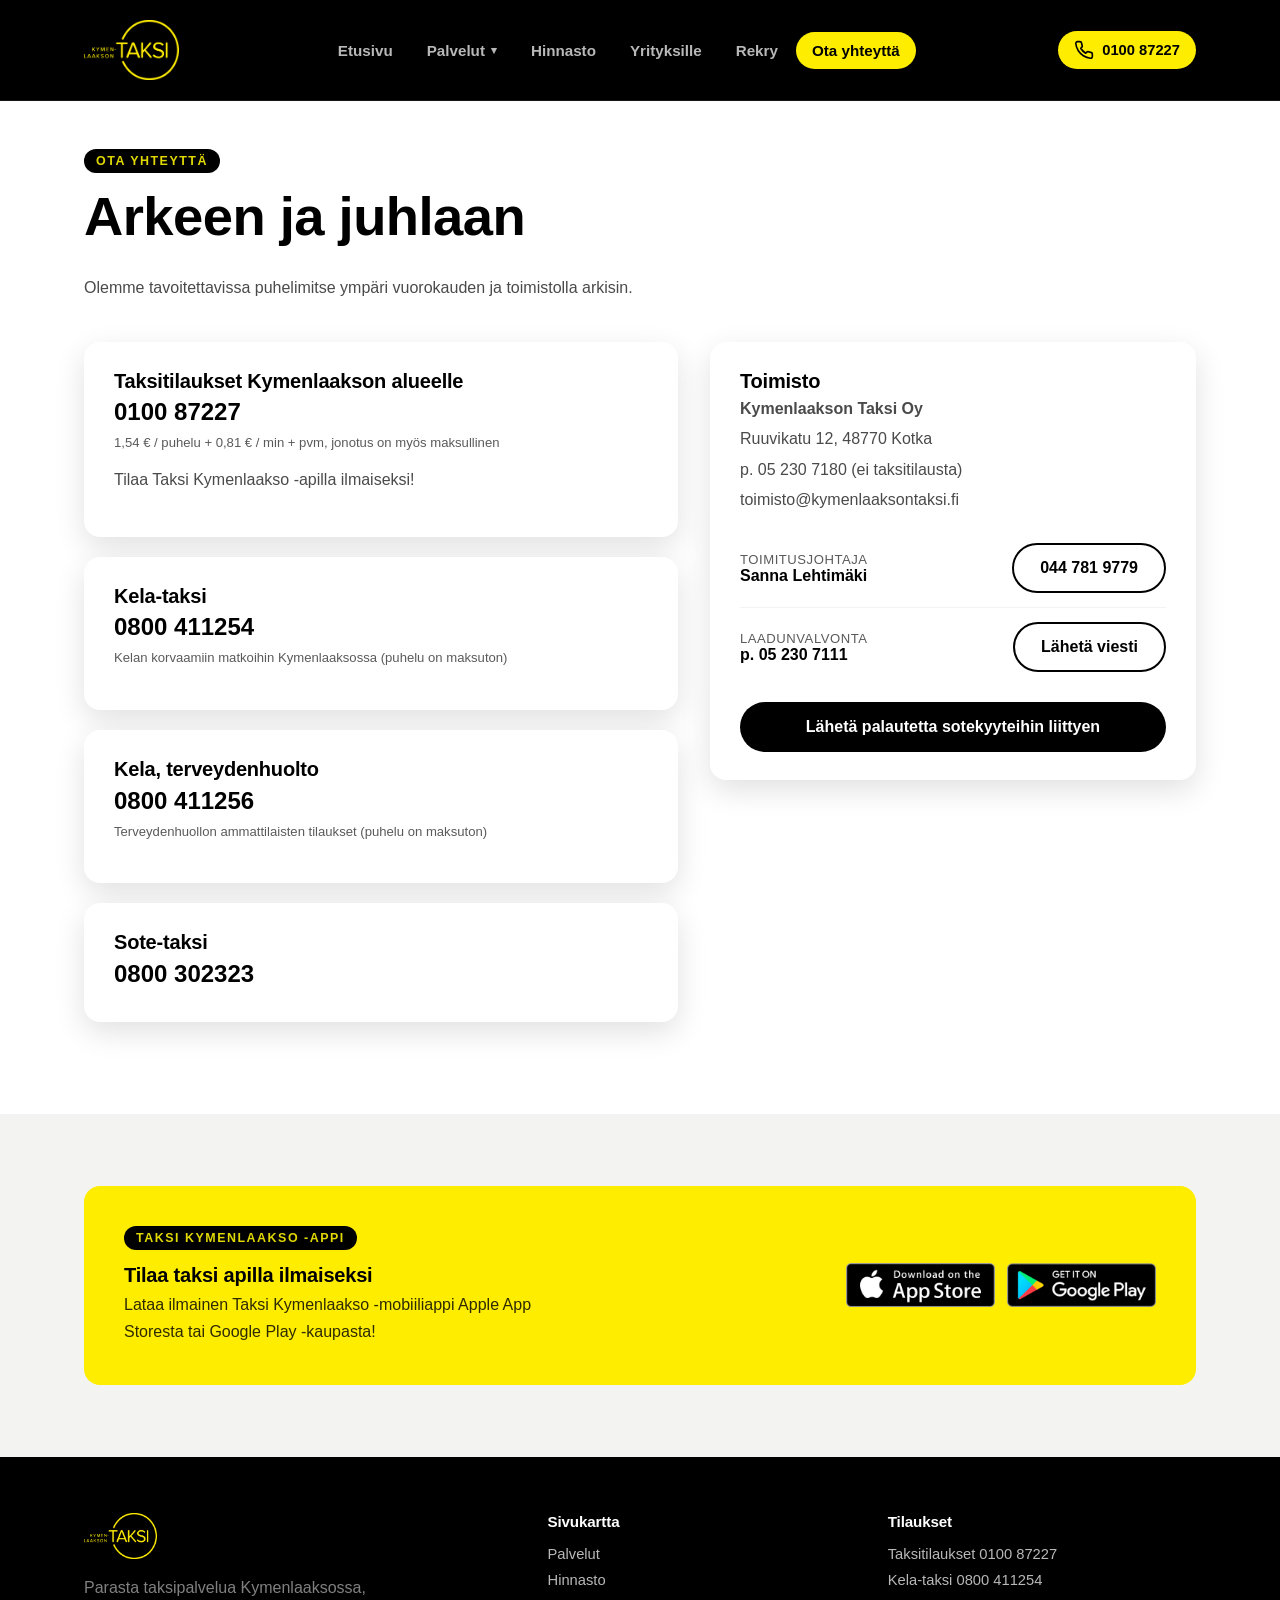
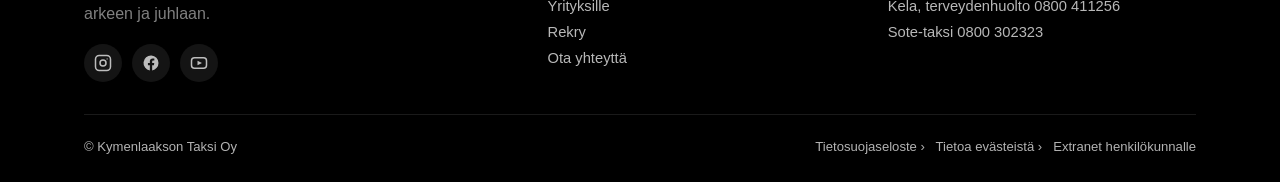
<file: ota-yhteytta.html>
<!DOCTYPE html>
<html lang="fi">
<head>
<meta charset="UTF-8">
<meta name="viewport" content="width=device-width, initial-scale=1.0">
<title>Ota yhteyttä | Kymenlaakson Taksi</title>
<meta name="description" content="Kymenlaakson Taksin yhteystiedot: taksitilaukset, Kela-taksi, Sote-taksi, toimisto ja laadunvalvonta.">
<link rel="canonical" href="https://www.kymenlaaksontaksi.fi/ota-yhteytta.html">
<meta property="og:type" content="website">
<meta property="og:site_name" content="Kymenlaakson Taksi">
<meta property="og:locale" content="fi_FI">
<meta property="og:url" content="https://www.kymenlaaksontaksi.fi/ota-yhteytta.html">
<meta property="og:title" content="Ota yhteyttä | Kymenlaakson Taksi">
<meta property="og:description" content="Kymenlaakson Taksin yhteystiedot: taksitilaukset, Kela-taksi, Sote-taksi, toimisto ja laadunvalvonta.">
<meta property="og:image" content="https://www.kymenlaaksontaksi.fi/assets/images/taksi-yleiskuva.jpg">
<meta name="twitter:card" content="summary_large_image">
<meta name="twitter:title" content="Ota yhteyttä | Kymenlaakson Taksi">
<meta name="twitter:description" content="Kymenlaakson Taksin yhteystiedot: taksitilaukset, Kela-taksi, Sote-taksi, toimisto ja laadunvalvonta.">
<meta name="twitter:image" content="https://www.kymenlaaksontaksi.fi/assets/images/taksi-yleiskuva.jpg">
<link rel="stylesheet" href="assets/style.css?v=10">
<link rel="icon" href="assets/images/favicon-32.png" sizes="32x32">
<link rel="icon" href="assets/images/favicon-192.png" sizes="192x192">
<link rel="apple-touch-icon" href="assets/images/apple-touch-icon.png">
</head>
<body>
<a class="skip-link" href="#sisalto">Siirry sisältöön</a>

<header class="site-header">
  <div class="wrap">
    <a href="index.html" class="logo">
      <img src="assets/images/logo-keltainen.png" alt="Kymenlaakson Taksi" width="96" height="60">
    </a>
    <nav class="main-nav" aria-label="Päävalikko">
      <a href="index.html">Etusivu</a>
      <div class="nav-dropdown">
        <button type="button" class="nav-dropdown-toggle" aria-haspopup="true" aria-expanded="false" aria-controls="palvelut-menu">
          Palvelut <span class="caret" aria-hidden="true">&#9662;</span>
        </button>
        <ul class="nav-dropdown-menu" id="palvelut-menu">
          <li><a href="palvelut.html">Kaikki palvelut</a></li>
          <li><a href="kela-taksi.html">Kela-taksi</a></li>
          <li><a href="sote-taksi.html">Sote-taksi</a></li>
        </ul>
      </div>
      <a href="hinnasto.html">Hinnasto</a>
      <a href="yrityksille.html">Yrityksille</a>
      <a href="rekry.html">Rekry</a>
      <a href="ota-yhteytta.html" class="active" aria-current="page">Ota yhteyttä</a>
    </nav>
    <div class="header-actions">
      <a href="tel:+35810087227" class="call-chip"><svg width="20" height="20" viewBox="0 0 24 24" fill="none" stroke="currentColor" stroke-width="2" stroke-linecap="round" stroke-linejoin="round" aria-hidden="true"><path d="M22 16.92v3a2 2 0 0 1-2.18 2 19.79 19.79 0 0 1-8.63-3.07 19.5 19.5 0 0 1-6-6 19.79 19.79 0 0 1-3.07-8.67A2 2 0 0 1 4.11 2h3a2 2 0 0 1 2 1.72c.127.96.361 1.903.7 2.81a2 2 0 0 1-.45 2.11L8.09 9.91a16 16 0 0 0 6 6l1.27-1.27a2 2 0 0 1 2.11-.45c.907.339 1.85.573 2.81.7A2 2 0 0 1 22 16.92z"/></svg> <span class="chip-sub">0100 87227</span></a>
      <button class="menu-toggle" aria-label="Avaa valikko" aria-expanded="false" aria-controls="mobile-nav"><svg width="24" height="24" viewBox="0 0 24 24" fill="none" stroke="currentColor" stroke-width="2" stroke-linecap="round" stroke-linejoin="round" aria-hidden="true"><line x1="3" y1="6" x2="21" y2="6"/><line x1="3" y1="12" x2="21" y2="12"/><line x1="3" y1="18" x2="21" y2="18"/></svg></button>
    </div>
  </div>
  <div class="mobile-nav" id="mobile-nav">
    <a href="index.html">Etusivu</a>
    <a href="palvelut.html">Palvelut</a>
    <div class="sub-links">
      <a href="kela-taksi.html">Kela-taksi</a>
      <a href="sote-taksi.html">Sote-taksi</a>
    </div>
    <a href="hinnasto.html">Hinnasto</a>
    <a href="yrityksille.html">Yrityksille</a>
    <a href="rekry.html">Rekry</a>
    <a href="ota-yhteytta.html" class="active" aria-current="page">Ota yhteyttä</a>
  </div>
</header>

<main id="sisalto">

  <section style="padding-top:48px;">
    <div class="wrap">
      <div class="section-head">
        <span class="eyebrow">Ota yhteyttä</span>
        <h1>Arkeen ja juhlaan</h1>
        <p>Olemme tavoitettavissa puhelimitse ympäri vuorokauden ja toimistolla arkisin.</p>
      </div>
      <div class="contact-grid">

        <div>
          <div class="contact-card">
            <h3>Taksitilaukset Kymenlaakson alueelle</h3>
            <a href="tel:+35810087227" class="big-num">0100 87227</a>
            <p class="fine">1,54 € / puhelu + 0,81 € / min + pvm, jonotus on myös maksullinen</p>
            <p>Tilaa Taksi Kymenlaakso -apilla ilmaiseksi!</p>
          </div>

          <div class="contact-card">
            <h3>Kela-taksi</h3>
            <a href="tel:+358800411254" class="big-num">0800 411254</a>
            <p class="fine">Kelan korvaamiin matkoihin Kymenlaaksossa (puhelu on maksuton)</p>
          </div>

          <div class="contact-card">
            <h3>Kela, terveydenhuolto</h3>
            <a href="tel:+358800411256" class="big-num">0800 411256</a>
            <p class="fine">Terveydenhuollon ammattilaisten tilaukset (puhelu on maksuton)</p>
          </div>

          <div class="contact-card">
            <h3>Sote-taksi</h3>
            <a href="tel:+358800302323" class="big-num">0800 302323</a>
          </div>
        </div>

        <div>
          <div class="contact-card">
            <h3>Toimisto</h3>
            <p style="margin-bottom:4px;"><strong>Kymenlaakson Taksi Oy</strong></p>
            <p style="margin-bottom:4px;">Ruuvikatu 12, 48770 Kotka</p>
            <p style="margin-bottom:4px;">p. <a href="tel:0522307180">05 230 7180</a> (ei taksitilausta)</p>
            <p><a href="mailto:toimisto@kymenlaaksontaksi.fi">toimisto@kymenlaaksontaksi.fi</a></p>

            <div class="person-row">
              <div>
                <div class="role">Toimitusjohtaja</div>
                <div class="name">Sanna Lehtimäki</div>
              </div>
              <a href="tel:+358447819779" class="btn btn-outline">044 781 9779</a>
            </div>

            <div class="person-row">
              <div>
                <div class="role">Laadunvalvonta</div>
                <div class="name">p. 05 230 7111</div>
              </div>
              <a href="mailto:tarkastaja@kymenlaaksontaksi.fi" class="btn btn-outline">Lähetä viesti</a>
            </div>

            <a href="mailto:toimisto@kymenlaaksontaksi.fi?subject=Palaute%20sotekyydist%C3%A4" class="btn btn-dark btn-block" style="margin-top:16px;">Lähetä palautetta sotekyyteihin liittyen</a>
          </div>
        </div>

      </div>
    </div>
  </section>

  <section class="section-alt">
    <div class="wrap">
      <div class="app-band">
        <div>
          <span class="eyebrow">Taksi Kymenlaakso -appi</span>
          <h3>Tilaa taksi apilla ilmaiseksi</h3>
          <p>Lataa ilmainen Taksi Kymenlaakso -mobiiliappi Apple App Storesta tai Google Play -kaupasta!</p>
        </div>
        <div class="store-badges">
          <a class="store-badge-link" href="https://apps.apple.com/fi/app/taksi-kymenlaakso/id1377172816?l=fi" target="_blank" rel="noopener"><img src="assets/images/app-store-badge.png" alt="Lataa App Storesta" width="160" height="47"></a>
          <a class="store-badge-link" href="https://play.google.com/store/apps/details?id=fi.kymenlaakson.kytaxi&amp;hl=fi" target="_blank" rel="noopener"><img src="assets/images/google-play-badge.png" alt="Lataa Google Playsta" width="160" height="47"></a>
        </div>
      </div>
    </div>
  </section>

</main>

<footer class="site-footer">
  <div class="wrap">
    <div class="footer-grid">
      <div>
        <h4 class="visually-hidden">Kymenlaakson Taksi</h4><img class="footer-logo" src="assets/images/logo-keltainen.png" alt="Kymenlaakson Taksi" width="146" height="92">
        <p style="color:rgba(255,255,255,.5);max-width:320px;">Parasta taksipalvelua Kymenlaaksossa, arkeen ja juhlaan.</p>
        <div class="social-row">
          <a href="https://www.instagram.com/kymenlaaksontaksi/" target="_blank" rel="noopener" aria-label="Instagram"><svg width="18" height="18" viewBox="0 0 24 24" fill="none" stroke="currentColor" stroke-width="2" stroke-linecap="round" stroke-linejoin="round" aria-hidden="true"><rect x="2" y="2" width="20" height="20" rx="5"/><circle cx="12" cy="12" r="4"/><circle cx="17.5" cy="6.5" r="0.8" fill="currentColor" stroke="none"/></svg></a>
          <a href="https://www.facebook.com/KymenlaaksonTaksi/" target="_blank" rel="noopener" aria-label="Facebook"><svg width="18" height="18" viewBox="0 0 24 24" fill="currentColor" aria-hidden="true"><path d="M22 12a10 10 0 1 0-11.56 9.88v-6.99H7.9V12h2.54V9.8c0-2.5 1.49-3.89 3.77-3.89 1.1 0 2.24.2 2.24.2v2.46h-1.26c-1.24 0-1.63.77-1.63 1.56V12h2.78l-.44 2.89h-2.34v6.99A10 10 0 0 0 22 12z"/></svg></a>
          <a href="https://www.youtube.com/channel/UCaCXejosqD8oTyrLFrv1FBg" target="_blank" rel="noopener" aria-label="YouTube"><svg width="18" height="18" viewBox="0 0 24 24" fill="none" stroke="currentColor" stroke-width="2" stroke-linecap="round" stroke-linejoin="round" aria-hidden="true"><rect x="2" y="5" width="20" height="14" rx="4"/><polygon points="10 9 16 12 10 15 10 9" fill="currentColor" stroke="none"/></svg></a>
        </div>
      </div>
      <div>
        <h4>Sivukartta</h4>
        <a href="palvelut.html">Palvelut</a>
        <a href="hinnasto.html">Hinnasto</a>
        <a href="yrityksille.html">Yrityksille</a>
        <a href="rekry.html">Rekry</a>
        <a href="ota-yhteytta.html">Ota yhteyttä</a>
      </div>
      <div>
        <h4>Tilaukset</h4>
        <a href="tel:+35810087227">Taksitilaukset 0100 87227</a>
        <a href="tel:+358800411254">Kela-taksi 0800 411254</a>
        <a href="tel:+358800411256">Kela, terveydenhuolto 0800 411256</a>
        <a href="tel:+358800302323">Sote-taksi 0800 302323</a>
      </div>
    </div>
    <div class="footer-bottom">
      <span>© Kymenlaakson Taksi Oy</span>
      <div>
        <a href="https://www.kymenlaaksontaksi.fi/tietosuojaseloste" target="_blank" rel="noopener">Tietosuojaseloste ›</a> &nbsp; <a href="https://www.kymenlaaksontaksi.fi/tietoa-evasteista/" target="_blank" rel="noopener">Tietoa evästeistä ›</a> &nbsp; <a href="https://www.kymenlaaksontaksi.fi/extranet/" target="_blank" rel="noopener">Extranet henkilökunnalle</a>
      </div>
    </div>
  </div>
</footer>

<button class="back-to-top" aria-label="Takaisin sivun alkuun">&#8593;</button>
<div class="mobile-callbar">
  <a href="tel:+35810087227" aria-label="Soita taksitilaukseen numeroon 0100 87227. Puhelun hinta 1,54 euroa puhelulta ja 0,81 euroa minuutilta sekä paikallisverkkomaksu.">
    <strong>Soita 0100 87227</strong>
    <span>1,54 € / puhelu + 0,81 € / min + pvm</span>
  </a>
</div>

<script src="assets/script.js?v=10"></script>
</body>
</html>
</file>
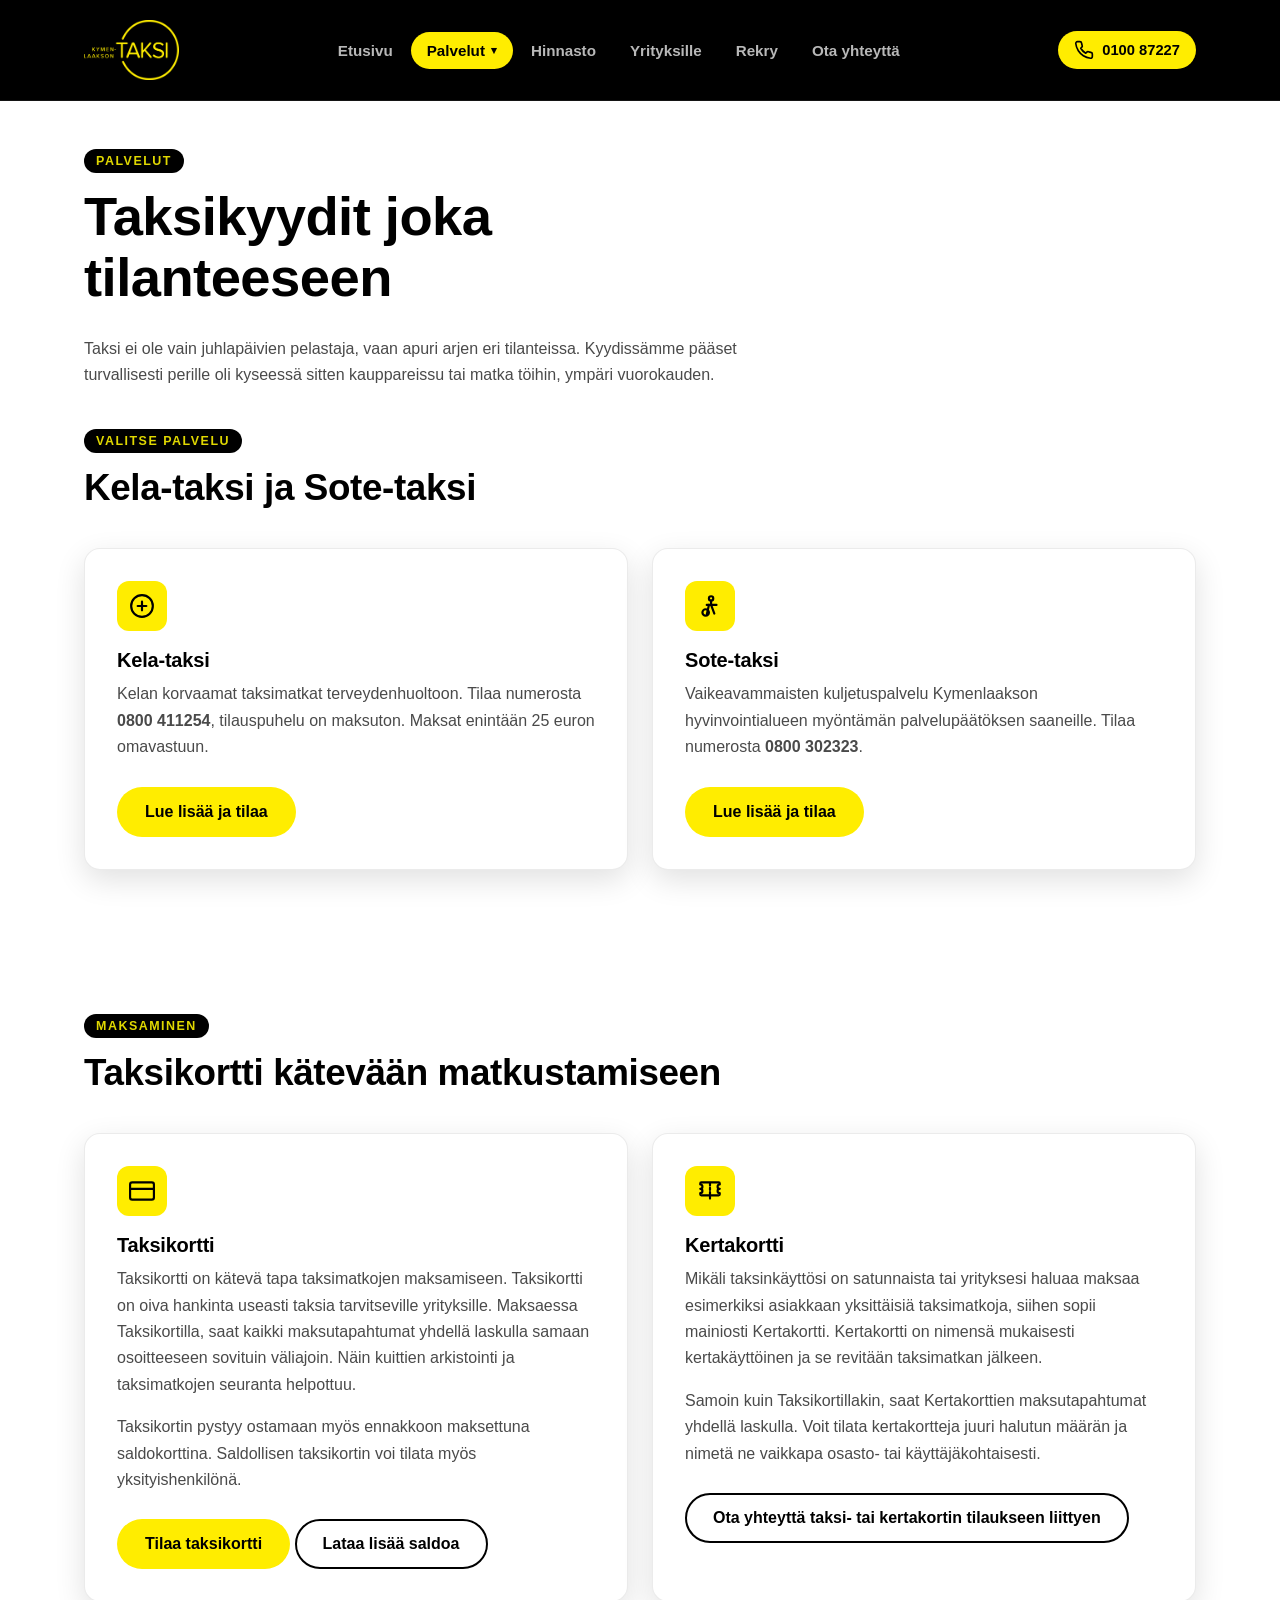
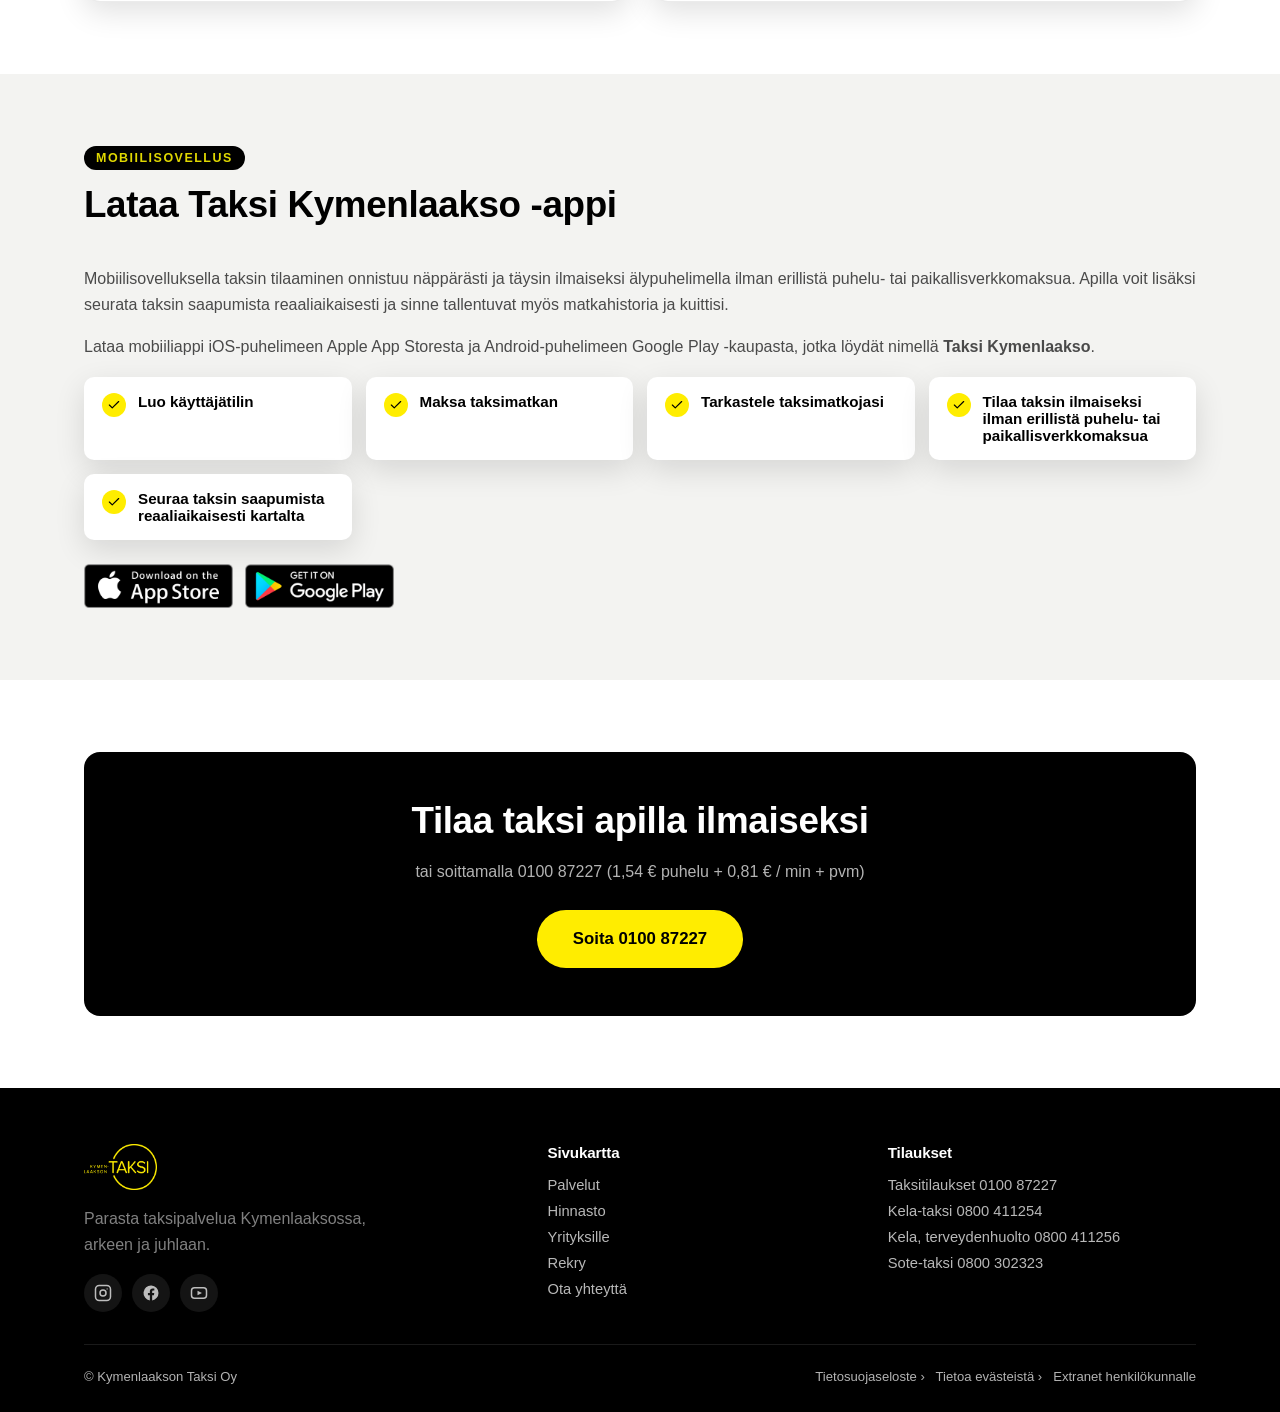
<file: palvelut.html>
<!DOCTYPE html>
<html lang="fi">
<head>
<meta charset="UTF-8">
<meta name="viewport" content="width=device-width, initial-scale=1.0">
<title>Palvelut | Kymenlaakson Taksi</title>
<meta name="description" content="Taksikyydit joka tilanteeseen: Kela-taksi, Sote-taksi, taksikortti ja Taksi Kymenlaakso -mobiiliappi.">
<link rel="canonical" href="https://www.kymenlaaksontaksi.fi/palvelut.html">
<meta property="og:type" content="website">
<meta property="og:site_name" content="Kymenlaakson Taksi">
<meta property="og:locale" content="fi_FI">
<meta property="og:url" content="https://www.kymenlaaksontaksi.fi/palvelut.html">
<meta property="og:title" content="Palvelut | Kymenlaakson Taksi">
<meta property="og:description" content="Taksikyydit joka tilanteeseen: Kela-taksi, Sote-taksi, taksikortti ja Taksi Kymenlaakso -mobiiliappi.">
<meta property="og:image" content="https://www.kymenlaaksontaksi.fi/assets/images/taksi-yleiskuva.jpg">
<meta name="twitter:card" content="summary_large_image">
<meta name="twitter:title" content="Palvelut | Kymenlaakson Taksi">
<meta name="twitter:description" content="Taksikyydit joka tilanteeseen: Kela-taksi, Sote-taksi, taksikortti ja Taksi Kymenlaakso -mobiiliappi.">
<meta name="twitter:image" content="https://www.kymenlaaksontaksi.fi/assets/images/taksi-yleiskuva.jpg">
<link rel="stylesheet" href="assets/style.css?v=10">
<link rel="icon" href="assets/images/favicon-32.png" sizes="32x32">
<link rel="icon" href="assets/images/favicon-192.png" sizes="192x192">
<link rel="apple-touch-icon" href="assets/images/apple-touch-icon.png">
</head>
<body>
<a class="skip-link" href="#sisalto">Siirry sisältöön</a>

<header class="site-header">
  <div class="wrap">
    <a href="index.html" class="logo">
      <img src="assets/images/logo-keltainen.png" alt="Kymenlaakson Taksi" width="96" height="60">
    </a>
    <nav class="main-nav" aria-label="Päävalikko">
      <a href="index.html">Etusivu</a>
      <div class="nav-dropdown">
        <button type="button" class="nav-dropdown-toggle active" aria-haspopup="true" aria-expanded="false" aria-controls="palvelut-menu">
          Palvelut <span class="caret" aria-hidden="true">&#9662;</span>
        </button>
        <ul class="nav-dropdown-menu" id="palvelut-menu">
          <li><a href="palvelut.html" class="active" aria-current="page">Kaikki palvelut</a></li>
          <li><a href="kela-taksi.html">Kela-taksi</a></li>
          <li><a href="sote-taksi.html">Sote-taksi</a></li>
        </ul>
      </div>
      <a href="hinnasto.html">Hinnasto</a>
      <a href="yrityksille.html">Yrityksille</a>
      <a href="rekry.html">Rekry</a>
      <a href="ota-yhteytta.html">Ota yhteyttä</a>
    </nav>
    <div class="header-actions">
      <a href="tel:+35810087227" class="call-chip"><svg width="20" height="20" viewBox="0 0 24 24" fill="none" stroke="currentColor" stroke-width="2" stroke-linecap="round" stroke-linejoin="round" aria-hidden="true"><path d="M22 16.92v3a2 2 0 0 1-2.18 2 19.79 19.79 0 0 1-8.63-3.07 19.5 19.5 0 0 1-6-6 19.79 19.79 0 0 1-3.07-8.67A2 2 0 0 1 4.11 2h3a2 2 0 0 1 2 1.72c.127.96.361 1.903.7 2.81a2 2 0 0 1-.45 2.11L8.09 9.91a16 16 0 0 0 6 6l1.27-1.27a2 2 0 0 1 2.11-.45c.907.339 1.85.573 2.81.7A2 2 0 0 1 22 16.92z"/></svg> <span class="chip-sub">0100 87227</span></a>
      <button class="menu-toggle" aria-label="Avaa valikko" aria-expanded="false" aria-controls="mobile-nav"><svg width="24" height="24" viewBox="0 0 24 24" fill="none" stroke="currentColor" stroke-width="2" stroke-linecap="round" stroke-linejoin="round" aria-hidden="true"><line x1="3" y1="6" x2="21" y2="6"/><line x1="3" y1="12" x2="21" y2="12"/><line x1="3" y1="18" x2="21" y2="18"/></svg></button>
    </div>
  </div>
  <div class="mobile-nav" id="mobile-nav">
    <a href="index.html">Etusivu</a>
    <a href="palvelut.html" class="active" aria-current="page">Palvelut</a>
    <div class="sub-links">
      <a href="kela-taksi.html">Kela-taksi</a>
      <a href="sote-taksi.html">Sote-taksi</a>
    </div>
    <a href="hinnasto.html">Hinnasto</a>
    <a href="yrityksille.html">Yrityksille</a>
    <a href="rekry.html">Rekry</a>
    <a href="ota-yhteytta.html">Ota yhteyttä</a>
  </div>
</header>

<main id="sisalto">

  <!-- KELA- JA SOTE-TAKSI: lyhyt yhteenveto, tarkemmat tiedot omilla alisivuilla -->
  <section style="padding-top:48px;">
    <div class="wrap">
      <div class="section-head">
        <span class="eyebrow">Palvelut</span>
        <h1>Taksikyydit joka tilanteeseen</h1>
        <p>Taksi ei ole vain juhlapäivien pelastaja, vaan apuri arjen eri tilanteissa. Kyydissämme pääset turvallisesti perille oli kyseessä sitten kauppareissu tai matka töihin, ympäri vuorokauden.</p>
      </div>
      <div class="section-head">
        <span class="eyebrow">Valitse palvelu</span>
        <h2>Kela-taksi ja Sote-taksi</h2>
      </div>
      <div class="card-grid">
        <div class="card">
          <div class="card-icon"><svg width="26" height="26" viewBox="0 0 24 24" fill="none" stroke="currentColor" stroke-width="2" stroke-linecap="round" stroke-linejoin="round" aria-hidden="true"><circle cx="12" cy="12" r="10"/><line x1="12" y1="8" x2="12" y2="16"/><line x1="8" y1="12" x2="16" y2="12"/></svg></div>
          <h3>Kela-taksi</h3>
          <p>Kelan korvaamat taksimatkat terveydenhuoltoon. Tilaa numerosta <strong>0800 411254</strong>, tilauspuhelu on maksuton. Maksat enintään 25 euron omavastuun.</p>
          <a href="kela-taksi.html" class="btn btn-primary">Lue lisää ja tilaa</a>
        </div>
        <div class="card">
          <div class="card-icon"><svg width="26" height="26" viewBox="0 0 24 24" fill="none" stroke="currentColor" stroke-width="2" stroke-linecap="round" stroke-linejoin="round" aria-hidden="true"><circle cx="13" cy="5" r="2"/><path d="M13 7v4h5"/><path d="M9 11h4l3 8"/><path d="M11 11l-2 9"/><circle cx="8" cy="18" r="3"/></svg></div>
          <h3>Sote-taksi</h3>
          <p>Vaikeavammaisten kuljetuspalvelu Kymenlaakson hyvinvointialueen myöntämän palvelupäätöksen saaneille. Tilaa numerosta <strong>0800 302323</strong>.</p>
          <a href="sote-taksi.html" class="btn btn-primary">Lue lisää ja tilaa</a>
        </div>
      </div>
    </div>
  </section>

  <!-- TAKSIKORTTI -->
  <section id="taksikortti">
    <div class="wrap">
      <div class="section-head">
        <span class="eyebrow">Maksaminen</span>
        <h2>Taksikortti kätevään matkustamiseen</h2>
      </div>
      <div class="card-grid">
        <div class="card">
          <div class="card-icon"><svg width="26" height="26" viewBox="0 0 24 24" fill="none" stroke="currentColor" stroke-width="2" stroke-linecap="round" stroke-linejoin="round" aria-hidden="true"><rect x="1" y="4" width="22" height="16" rx="2" ry="2"/><line x1="1" y1="10" x2="23" y2="10"/></svg></div>
          <h3>Taksikortti</h3>
          <p>Taksikortti on kätevä tapa taksimatkojen maksamiseen. Taksikortti on oiva hankinta useasti taksia tarvitseville yrityksille. Maksaessa Taksikortilla, saat kaikki maksutapahtumat yhdellä laskulla samaan osoitteeseen sovituin väliajoin. Näin kuittien arkistointi ja taksimatkojen seuranta helpottuu.</p>
          <p>Taksikortin pystyy ostamaan myös ennakkoon maksettuna saldokorttina. Saldollisen taksikortin voi tilata myös yksityishenkilönä.</p>
          <a href="https://forms.office.com/Pages/ResponsePage.aspx?id=C_gyJNR2k0KmBRdDkRSJUr2NYzK5E2lBt4tgcsS9gO9UN09OS0FaTEJXRUpPRktTUFBRMlQxRENUOS4u" class="btn btn-primary" target="_blank" rel="noopener">Tilaa taksikortti</a>
          <a href="https://forms.office.com/Pages/ResponsePage.aspx?id=C_gyJNR2k0KmBRdDkRSJUr2NYzK5E2lBt4tgcsS9gO9UNjhEVjVQODdNMEFUSTE1NDVXUllHQTVZWS4u" class="btn btn-outline" target="_blank" rel="noopener">Lataa lisää saldoa</a>
        </div>
        <div class="card">
          <div class="card-icon"><svg width="26" height="26" viewBox="0 0 24 24" fill="none" stroke="currentColor" stroke-width="2" stroke-linecap="round" stroke-linejoin="round" aria-hidden="true"><path d="M3 10a2 2 0 0 0 0-4V5a1 1 0 0 1 1-1h16a1 1 0 0 1 1 1v1a2 2 0 0 0 0 4v0a2 2 0 0 0 0 4v1a1 1 0 0 1-1 1H4a1 1 0 0 1-1-1v-1a2 2 0 0 0 0-4Z"/><line x1="12" y1="5" x2="12" y2="19" stroke-dasharray="2 2"/></svg></div>
          <h3>Kertakortti</h3>
          <p>Mikäli taksinkäyttösi on satunnaista tai yrityksesi haluaa maksaa esimerkiksi asiakkaan yksittäisiä taksimatkoja, siihen sopii mainiosti Kertakortti. Kertakortti on nimensä mukaisesti kertakäyttöinen ja se revitään taksimatkan jälkeen.</p>
          <p>Samoin kuin Taksikortillakin, saat Kertakorttien maksutapahtumat yhdellä laskulla. Voit tilata kertakortteja juuri halutun määrän ja nimetä ne vaikkapa osasto- tai käyttäjäkohtaisesti.</p>
          <a href="ota-yhteytta.html" class="btn btn-outline">Ota yhteyttä taksi- tai kertakortin tilaukseen liittyen</a>
        </div>
      </div>
    </div>
  </section>

  <!-- APP -->
  <section class="section-alt">
    <div class="wrap">
      <div class="section-head">
        <span class="eyebrow">Mobiilisovellus</span>
        <h2>Lataa Taksi Kymenlaakso -appi</h2>
      </div>
      <p>Mobiilisovelluksella taksin tilaaminen onnistuu näppärästi ja täysin ilmaiseksi älypuhelimella ilman erillistä puhelu- tai paikallisverkkomaksua. Apilla voit lisäksi seurata taksin saapumista reaaliaikaisesti ja sinne tallentuvat myös matkahistoria ja kuittisi.</p>
      <p>Lataa mobiiliappi iOS-puhelimeen Apple App Storesta ja Android-puhelimeen Google Play -kaupasta, jotka löydät nimellä <strong>Taksi Kymenlaakso</strong>.</p>
      <ul class="benefit-list">
        <li><span class="dot"><svg width="14" height="14" viewBox="0 0 24 24" fill="none" stroke="currentColor" stroke-width="2" stroke-linecap="round" stroke-linejoin="round" aria-hidden="true"><polyline points="20 6 9 17 4 12"/></svg></span> Luo käyttäjätilin</li>
        <li><span class="dot"><svg width="14" height="14" viewBox="0 0 24 24" fill="none" stroke="currentColor" stroke-width="2" stroke-linecap="round" stroke-linejoin="round" aria-hidden="true"><polyline points="20 6 9 17 4 12"/></svg></span> Maksa taksimatkan</li>
        <li><span class="dot"><svg width="14" height="14" viewBox="0 0 24 24" fill="none" stroke="currentColor" stroke-width="2" stroke-linecap="round" stroke-linejoin="round" aria-hidden="true"><polyline points="20 6 9 17 4 12"/></svg></span> Tarkastele taksimatkojasi</li>
        <li><span class="dot"><svg width="14" height="14" viewBox="0 0 24 24" fill="none" stroke="currentColor" stroke-width="2" stroke-linecap="round" stroke-linejoin="round" aria-hidden="true"><polyline points="20 6 9 17 4 12"/></svg></span> Tilaa taksin ilmaiseksi ilman erillistä puhelu- tai paikallisverkkomaksua</li>
        <li><span class="dot"><svg width="14" height="14" viewBox="0 0 24 24" fill="none" stroke="currentColor" stroke-width="2" stroke-linecap="round" stroke-linejoin="round" aria-hidden="true"><polyline points="20 6 9 17 4 12"/></svg></span> Seuraa taksin saapumista reaaliaikaisesti kartalta</li>
      </ul>
      <div class="store-badges" style="margin-top:24px;">
        <a class="store-badge-link" href="https://apps.apple.com/fi/app/taksi-kymenlaakso/id1377172816?l=fi" target="_blank" rel="noopener"><img src="assets/images/app-store-badge.png" alt="Lataa App Storesta" width="160" height="47"></a>
        <a class="store-badge-link" href="https://play.google.com/store/apps/details?id=fi.kymenlaakson.kytaxi&amp;hl=fi" target="_blank" rel="noopener"><img src="assets/images/google-play-badge.png" alt="Lataa Google Playsta" width="160" height="47"></a>
      </div>
    </div>
  </section>

  <section>
    <div class="wrap">
      <div class="cta-band">
        <h2>Tilaa taksi apilla ilmaiseksi</h2>
        <p style="color:rgba(255,255,255,.7);">tai soittamalla 0100 87227 (1,54 € puhelu + 0,81 € / min + pvm)</p>
        <div class="btn-row">
          <a href="tel:+35810087227" class="btn btn-primary btn-lg">Soita 0100 87227</a>
        </div>
      </div>
    </div>
  </section>

</main>

<footer class="site-footer">
  <div class="wrap">
    <div class="footer-grid">
      <div>
        <h4 class="visually-hidden">Kymenlaakson Taksi</h4><img class="footer-logo" src="assets/images/logo-keltainen.png" alt="Kymenlaakson Taksi" width="146" height="92">
        <p style="color:rgba(255,255,255,.5);max-width:320px;">Parasta taksipalvelua Kymenlaaksossa, arkeen ja juhlaan.</p>
        <div class="social-row">
          <a href="https://www.instagram.com/kymenlaaksontaksi/" target="_blank" rel="noopener" aria-label="Instagram"><svg width="18" height="18" viewBox="0 0 24 24" fill="none" stroke="currentColor" stroke-width="2" stroke-linecap="round" stroke-linejoin="round" aria-hidden="true"><rect x="2" y="2" width="20" height="20" rx="5"/><circle cx="12" cy="12" r="4"/><circle cx="17.5" cy="6.5" r="0.8" fill="currentColor" stroke="none"/></svg></a>
          <a href="https://www.facebook.com/KymenlaaksonTaksi/" target="_blank" rel="noopener" aria-label="Facebook"><svg width="18" height="18" viewBox="0 0 24 24" fill="currentColor" aria-hidden="true"><path d="M22 12a10 10 0 1 0-11.56 9.88v-6.99H7.9V12h2.54V9.8c0-2.5 1.49-3.89 3.77-3.89 1.1 0 2.24.2 2.24.2v2.46h-1.26c-1.24 0-1.63.77-1.63 1.56V12h2.78l-.44 2.89h-2.34v6.99A10 10 0 0 0 22 12z"/></svg></a>
          <a href="https://www.youtube.com/channel/UCaCXejosqD8oTyrLFrv1FBg" target="_blank" rel="noopener" aria-label="YouTube"><svg width="18" height="18" viewBox="0 0 24 24" fill="none" stroke="currentColor" stroke-width="2" stroke-linecap="round" stroke-linejoin="round" aria-hidden="true"><rect x="2" y="5" width="20" height="14" rx="4"/><polygon points="10 9 16 12 10 15 10 9" fill="currentColor" stroke="none"/></svg></a>
        </div>
      </div>
      <div>
        <h4>Sivukartta</h4>
        <a href="palvelut.html">Palvelut</a>
        <a href="hinnasto.html">Hinnasto</a>
        <a href="yrityksille.html">Yrityksille</a>
        <a href="rekry.html">Rekry</a>
        <a href="ota-yhteytta.html">Ota yhteyttä</a>
      </div>
      <div>
        <h4>Tilaukset</h4>
        <a href="tel:+35810087227">Taksitilaukset 0100 87227</a>
        <a href="tel:+358800411254">Kela-taksi 0800 411254</a>
        <a href="tel:+358800411256">Kela, terveydenhuolto 0800 411256</a>
        <a href="tel:+358800302323">Sote-taksi 0800 302323</a>
      </div>
    </div>
    <div class="footer-bottom">
      <span>© Kymenlaakson Taksi Oy</span>
      <div>
        <a href="https://www.kymenlaaksontaksi.fi/tietosuojaseloste" target="_blank" rel="noopener">Tietosuojaseloste ›</a> &nbsp; <a href="https://www.kymenlaaksontaksi.fi/tietoa-evasteista/" target="_blank" rel="noopener">Tietoa evästeistä ›</a> &nbsp; <a href="https://www.kymenlaaksontaksi.fi/extranet/" target="_blank" rel="noopener">Extranet henkilökunnalle</a>
      </div>
    </div>
  </div>
</footer>

<button class="back-to-top" aria-label="Takaisin sivun alkuun">&#8593;</button>
<div class="mobile-callbar">
  <a href="tel:+35810087227" aria-label="Soita taksitilaukseen numeroon 0100 87227. Puhelun hinta 1,54 euroa puhelulta ja 0,81 euroa minuutilta sekä paikallisverkkomaksu.">
    <strong>Soita 0100 87227</strong>
    <span>1,54 € / puhelu + 0,81 € / min + pvm</span>
  </a>
</div>

<script src="assets/script.js?v=10"></script>
</body>
</html>
</file>
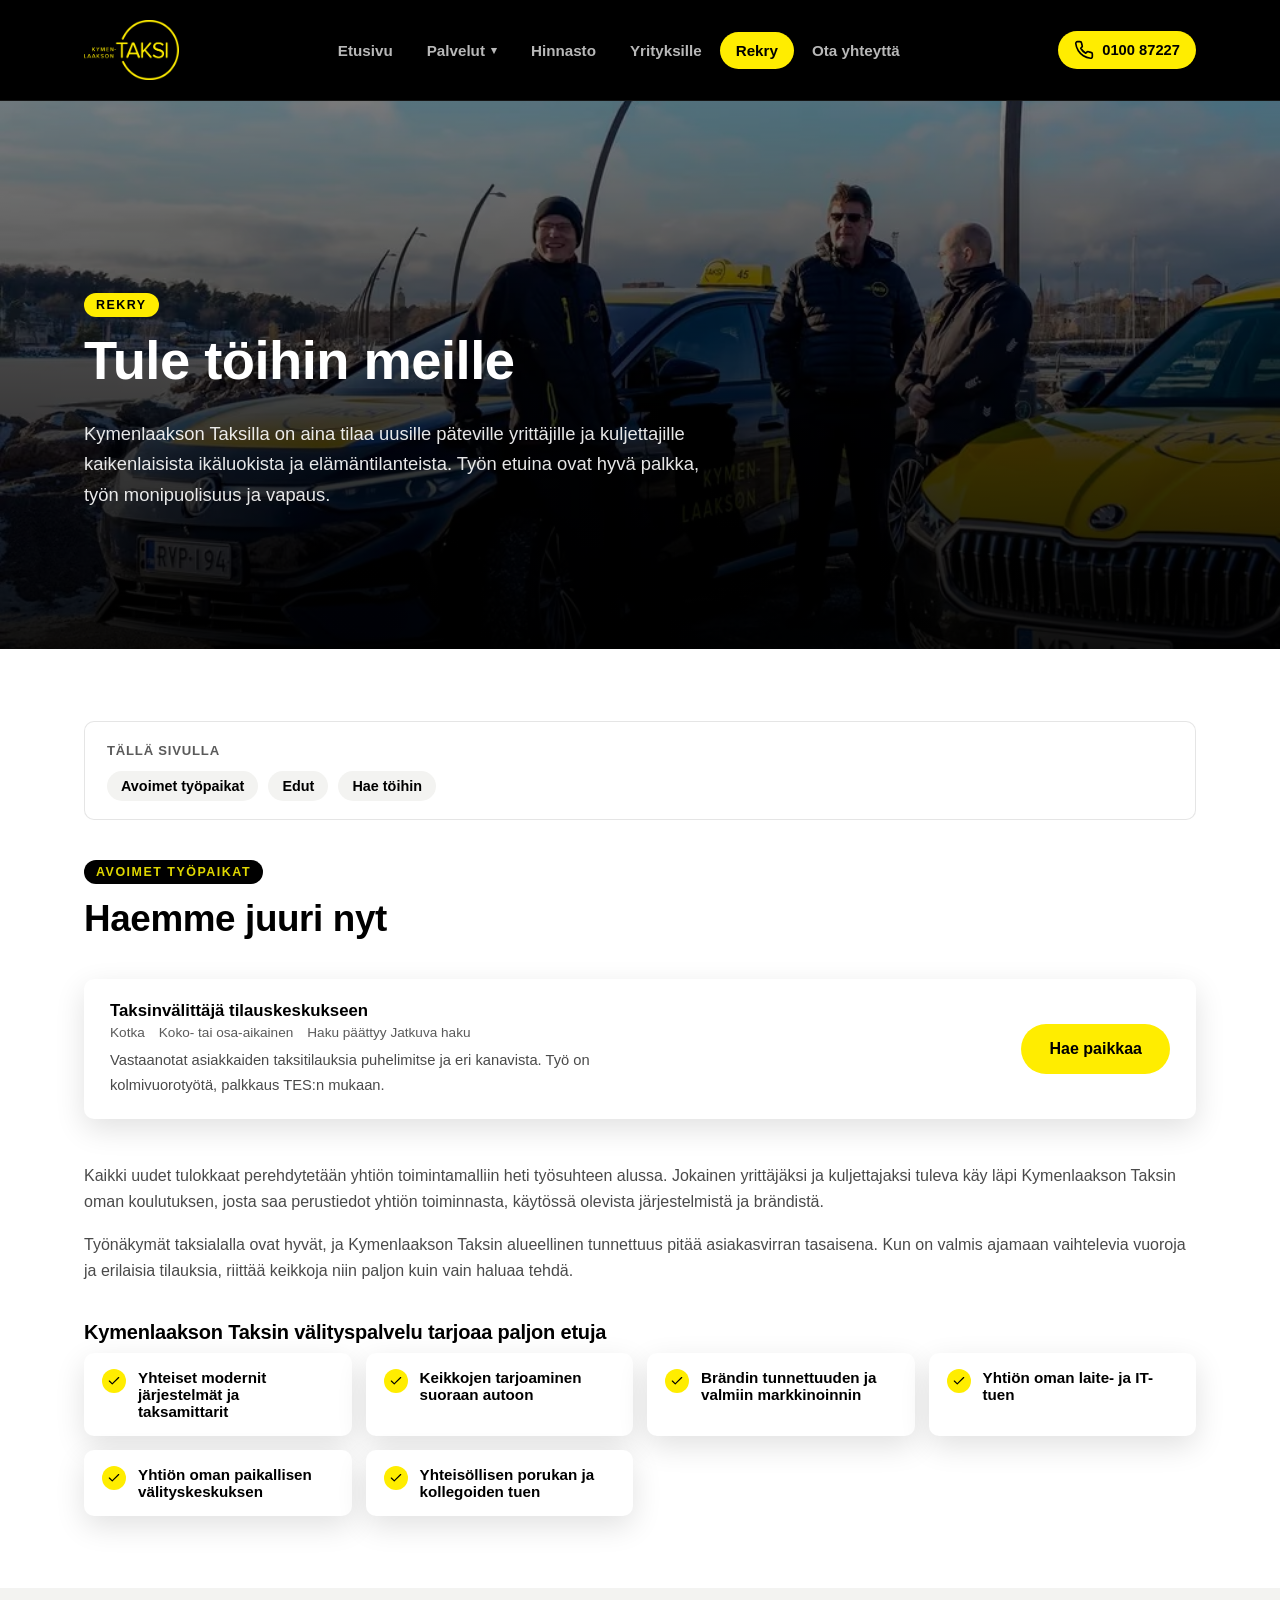
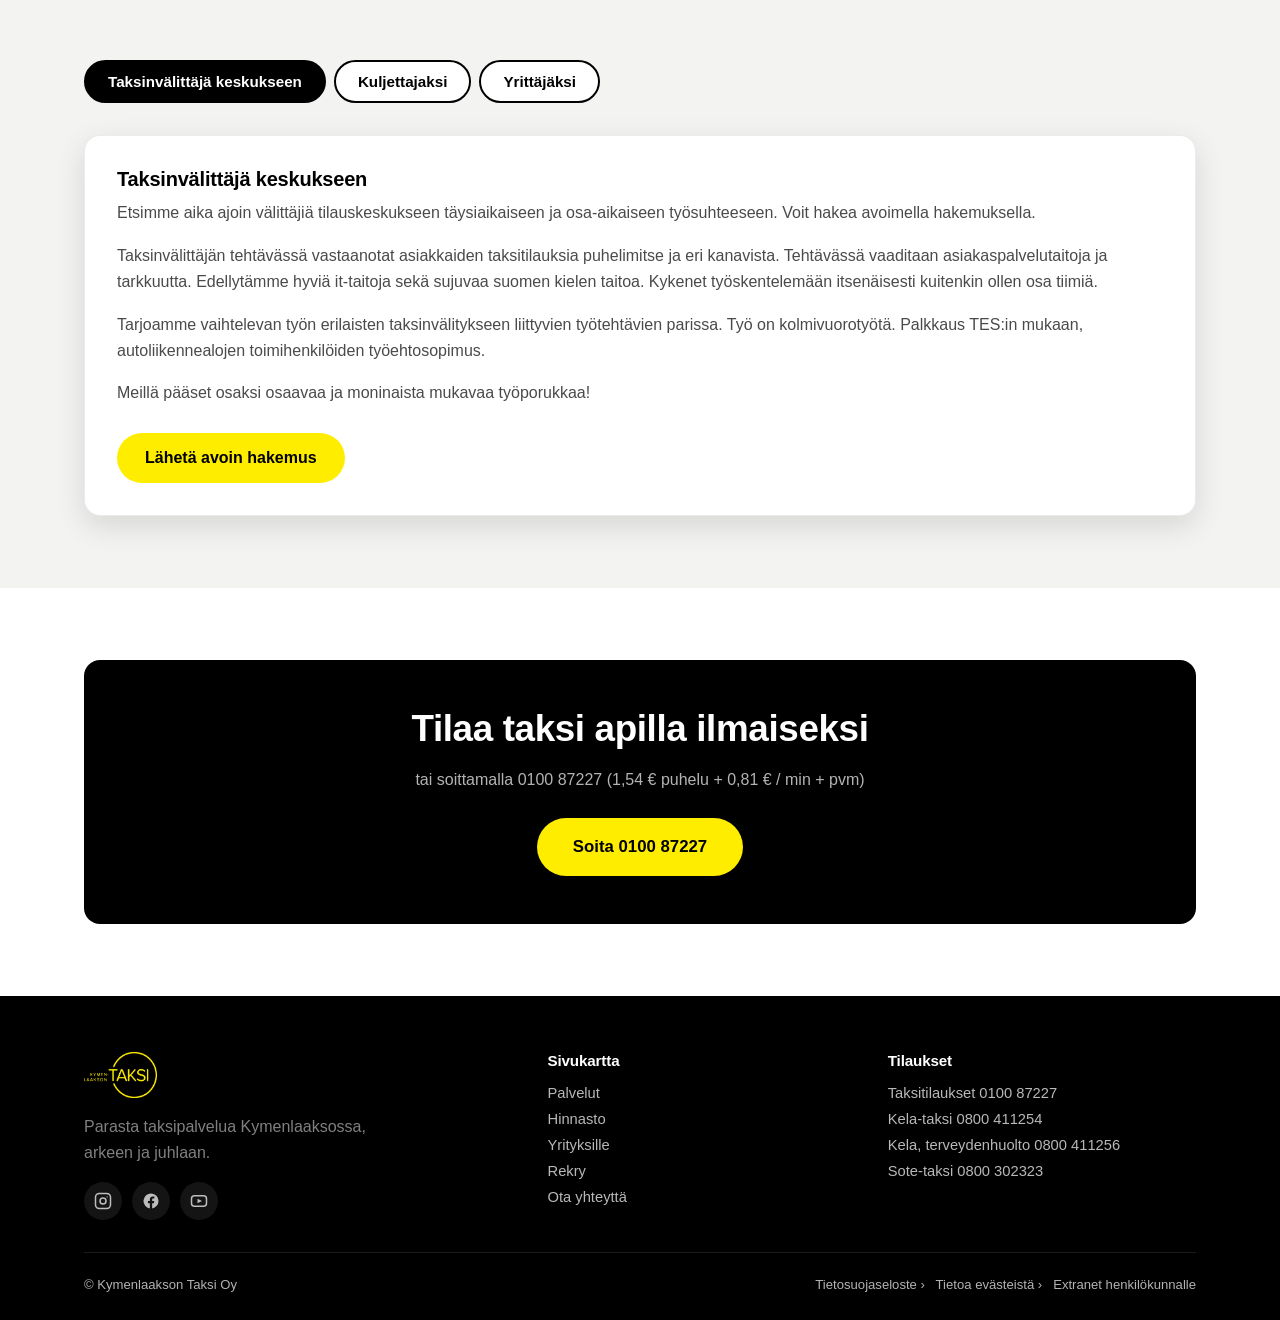
<file: rekry.html>
<!DOCTYPE html>
<html lang="fi">
<head>
<meta charset="UTF-8">
<meta name="viewport" content="width=device-width, initial-scale=1.0">
<title>Rekry | Kymenlaakson Taksi</title>
<meta name="description" content="Tule töihin Kymenlaakson Taksille: taksinvälittäjäksi, kuljettajaksi tai yrittäjäksi.">
<link rel="canonical" href="https://www.kymenlaaksontaksi.fi/rekry.html">
<meta property="og:type" content="website">
<meta property="og:site_name" content="Kymenlaakson Taksi">
<meta property="og:locale" content="fi_FI">
<meta property="og:url" content="https://www.kymenlaaksontaksi.fi/rekry.html">
<meta property="og:title" content="Rekry | Kymenlaakson Taksi">
<meta property="og:description" content="Tule töihin Kymenlaakson Taksille: taksinvälittäjäksi, kuljettajaksi tai yrittäjäksi.">
<meta property="og:image" content="https://www.kymenlaaksontaksi.fi/assets/images/taksi-yleiskuva.jpg">
<meta name="twitter:card" content="summary_large_image">
<meta name="twitter:title" content="Rekry | Kymenlaakson Taksi">
<meta name="twitter:description" content="Tule töihin Kymenlaakson Taksille: taksinvälittäjäksi, kuljettajaksi tai yrittäjäksi.">
<meta name="twitter:image" content="https://www.kymenlaaksontaksi.fi/assets/images/taksi-yleiskuva.jpg">
<link rel="stylesheet" href="assets/style.css?v=10">
<link rel="icon" href="assets/images/favicon-32.png" sizes="32x32">
<link rel="icon" href="assets/images/favicon-192.png" sizes="192x192">
<link rel="apple-touch-icon" href="assets/images/apple-touch-icon.png">
</head>
<body>
<a class="skip-link" href="#sisalto">Siirry sisältöön</a>

<header class="site-header">
  <div class="wrap">
    <a href="index.html" class="logo">
      <img src="assets/images/logo-keltainen.png" alt="Kymenlaakson Taksi" width="96" height="60">
    </a>
    <nav class="main-nav" aria-label="Päävalikko">
      <a href="index.html">Etusivu</a>
      <div class="nav-dropdown">
        <button type="button" class="nav-dropdown-toggle" aria-haspopup="true" aria-expanded="false" aria-controls="palvelut-menu">
          Palvelut <span class="caret" aria-hidden="true">&#9662;</span>
        </button>
        <ul class="nav-dropdown-menu" id="palvelut-menu">
          <li><a href="palvelut.html">Kaikki palvelut</a></li>
          <li><a href="kela-taksi.html">Kela-taksi</a></li>
          <li><a href="sote-taksi.html">Sote-taksi</a></li>
        </ul>
      </div>
      <a href="hinnasto.html">Hinnasto</a>
      <a href="yrityksille.html">Yrityksille</a>
      <a href="rekry.html" class="active" aria-current="page">Rekry</a>
      <a href="ota-yhteytta.html">Ota yhteyttä</a>
    </nav>
    <div class="header-actions">
      <a href="tel:+35810087227" class="call-chip"><svg width="20" height="20" viewBox="0 0 24 24" fill="none" stroke="currentColor" stroke-width="2" stroke-linecap="round" stroke-linejoin="round" aria-hidden="true"><path d="M22 16.92v3a2 2 0 0 1-2.18 2 19.79 19.79 0 0 1-8.63-3.07 19.5 19.5 0 0 1-6-6 19.79 19.79 0 0 1-3.07-8.67A2 2 0 0 1 4.11 2h3a2 2 0 0 1 2 1.72c.127.96.361 1.903.7 2.81a2 2 0 0 1-.45 2.11L8.09 9.91a16 16 0 0 0 6 6l1.27-1.27a2 2 0 0 1 2.11-.45c.907.339 1.85.573 2.81.7A2 2 0 0 1 22 16.92z"/></svg> <span class="chip-sub">0100 87227</span></a>
      <button class="menu-toggle" aria-label="Avaa valikko" aria-expanded="false" aria-controls="mobile-nav"><svg width="24" height="24" viewBox="0 0 24 24" fill="none" stroke="currentColor" stroke-width="2" stroke-linecap="round" stroke-linejoin="round" aria-hidden="true"><line x1="3" y1="6" x2="21" y2="6"/><line x1="3" y1="12" x2="21" y2="12"/><line x1="3" y1="18" x2="21" y2="18"/></svg></button>
    </div>
  </div>
  <div class="mobile-nav" id="mobile-nav">
    <a href="index.html">Etusivu</a>
    <a href="palvelut.html">Palvelut</a>
    <div class="sub-links">
      <a href="kela-taksi.html">Kela-taksi</a>
      <a href="sote-taksi.html">Sote-taksi</a>
    </div>
    <a href="hinnasto.html">Hinnasto</a>
    <a href="yrityksille.html">Yrityksille</a>
    <a href="rekry.html" class="active" aria-current="page">Rekry</a>
    <a href="ota-yhteytta.html">Ota yhteyttä</a>
  </div>
</header>

<main id="sisalto">

  <section class="hero hero-photo-page">
    <img class="hero-bg-img" src="assets/images/tiimi-rannassa.webp" alt="Kolme Kymenlaakson Taksin kuljettajaa autojensa vieressä rantamaisemassa">
    <div class="wrap">
      <span class="eyebrow">Rekry</span>
      <h1>Tule töihin meille</h1>
      <p class="lead">Kymenlaakson Taksilla on aina tilaa uusille päteville yrittäjille ja kuljettajille kaikenlaisista ikäluokista ja elämäntilanteista. Työn etuina ovat hyvä palkka, työn monipuolisuus ja vapaus.</p>
    </div>
  </section>

  <section id="avoimet">
    <div class="wrap">

      <nav class="page-toc" aria-label="Sivun sisältö">
        <p>Tällä sivulla</p>
        <ul>
          <li><a href="#avoimet">Avoimet työpaikat</a></li>
          <li><a href="#edut">Edut</a></li>
          <li><a href="#hae-toihin">Hae töihin</a></li>
        </ul>
      </nav>

      <div class="section-head">
        <span class="eyebrow">Avoimet työpaikat</span>
        <h2>Haemme juuri nyt</h2>
      </div>
      <div id="avoimet-tyopaikat" aria-live="polite">
        <p class="job-empty">Ladataan avoimia työpaikkoja…</p>
      </div>

      <p>Kaikki uudet tulokkaat perehdytetään yhtiön toimintamalliin heti työsuhteen alussa. Jokainen yrittäjäksi ja kuljettajaksi tuleva käy läpi Kymenlaakson Taksin oman koulutuksen, josta saa perustiedot yhtiön toiminnasta, käytössä olevista järjestelmistä ja brändistä.</p>
      <p>Työnäkymät taksialalla ovat hyvät, ja Kymenlaakson Taksin alueellinen tunnettuus pitää asiakasvirran tasaisena. Kun on valmis ajamaan vaihtelevia vuoroja ja erilaisia tilauksia, riittää keikkoja niin paljon kuin vain haluaa tehdä.</p>

      <h3 id="edut" style="margin-top:36px;">Kymenlaakson Taksin välityspalvelu tarjoaa paljon etuja</h3>
      <ul class="benefit-list">
        <li><span class="dot"><svg width="14" height="14" viewBox="0 0 24 24" fill="none" stroke="currentColor" stroke-width="2" stroke-linecap="round" stroke-linejoin="round" aria-hidden="true"><polyline points="20 6 9 17 4 12"/></svg></span> Yhteiset modernit järjestelmät ja taksamittarit</li>
        <li><span class="dot"><svg width="14" height="14" viewBox="0 0 24 24" fill="none" stroke="currentColor" stroke-width="2" stroke-linecap="round" stroke-linejoin="round" aria-hidden="true"><polyline points="20 6 9 17 4 12"/></svg></span> Keikkojen tarjoaminen suoraan autoon</li>
        <li><span class="dot"><svg width="14" height="14" viewBox="0 0 24 24" fill="none" stroke="currentColor" stroke-width="2" stroke-linecap="round" stroke-linejoin="round" aria-hidden="true"><polyline points="20 6 9 17 4 12"/></svg></span> Brändin tunnettuuden ja valmiin markkinoinnin</li>
        <li><span class="dot"><svg width="14" height="14" viewBox="0 0 24 24" fill="none" stroke="currentColor" stroke-width="2" stroke-linecap="round" stroke-linejoin="round" aria-hidden="true"><polyline points="20 6 9 17 4 12"/></svg></span> Yhtiön oman laite- ja IT-tuen</li>
        <li><span class="dot"><svg width="14" height="14" viewBox="0 0 24 24" fill="none" stroke="currentColor" stroke-width="2" stroke-linecap="round" stroke-linejoin="round" aria-hidden="true"><polyline points="20 6 9 17 4 12"/></svg></span> Yhtiön oman paikallisen välityskeskuksen</li>
        <li><span class="dot"><svg width="14" height="14" viewBox="0 0 24 24" fill="none" stroke="currentColor" stroke-width="2" stroke-linecap="round" stroke-linejoin="round" aria-hidden="true"><polyline points="20 6 9 17 4 12"/></svg></span> Yhteisöllisen porukan ja kollegoiden tuen</li>
      </ul>
    </div>
  </section>

  <section class="section-alt" id="hae-toihin">
    <div class="wrap">

      <div class="tabs" data-target="#rekry-tabs">
        <button class="tab-btn active" data-tab="valittaja">Taksinvälittäjä keskukseen</button>
        <button class="tab-btn" data-tab="kuljettaja">Kuljettajaksi</button>
        <button class="tab-btn" data-tab="yrittaja">Yrittäjäksi</button>
      </div>

      <div id="rekry-tabs">

        <div class="tab-panel active" id="valittaja">
          <div class="card">
            <h3>Taksinvälittäjä keskukseen</h3>
            <p>Etsimme aika ajoin välittäjiä tilauskeskukseen täysiaikaiseen ja osa-aikaiseen työsuhteeseen. Voit hakea avoimella hakemuksella.</p>
            <p>Taksinvälittäjän tehtävässä vastaanotat asiakkaiden taksitilauksia puhelimitse ja eri kanavista. Tehtävässä vaaditaan asiakaspalvelutaitoja ja tarkkuutta. Edellytämme hyviä it-taitoja sekä sujuvaa suomen kielen taitoa. Kykenet työskentelemään itsenäisesti kuitenkin ollen osa tiimiä.</p>
            <p>Tarjoamme vaihtelevan työn erilaisten taksinvälitykseen liittyvien työtehtävien parissa. Työ on kolmivuorotyötä. Palkkaus TES:in mukaan, autoliikennealojen toimihenkilöiden työehtosopimus.</p>
            <p>Meillä pääset osaksi osaavaa ja moninaista mukavaa työporukkaa!</p>
            <a href="https://forms.cloud.microsoft/Pages/ResponsePage.aspx?id=C_gyJNR2k0KmBRdDkRSJUr2NYzK5E2lBt4tgcsS9gO9UQTEzMlhBSE1ISlZaT1JSWUhLOVNKTUQ4UC4u" class="btn btn-primary" target="_blank" rel="noopener">Lähetä avoin hakemus</a>
          </div>
        </div>

        <div class="tab-panel" id="kuljettaja">
          <div class="card">
            <h3>Kuljettajaksi</h3>
            <p>Kymenlaakson Taksin väreissä voi toimia kuljettajana ilman, että perustaa omaa yritystä. Tällöin aiempaa kokemusta taksialalla toimimisesta ei tarvita – taskussa on oltava vain vähintään B-kortti, hallussa hyvä ajotaito ja luonteessa itseohjautuvuutta!</p>
            <p><strong>Kattava koulutus.</strong> Kymenlaakson Taksin omassa koulutuksessa uusi kuljettaja perehdytetään mm. seuraaviin asioihin: taksilaitteisto ja maksupääte sekä niiden käyttö, brändi, palvelun laatu ja asiakaspalvelu, erilaiset asiakasryhmät ja palvelutilanteet sekä seututuntemus. Lisäksi uusille kuljettajille järjestetään Trafin hyväksymä taksiliikenteen erityisryhmien kuljettajakoulutus, joka on kaikille taksikuljettajille pakollinen 1.1.2024 alkaen.</p>
            <p><strong>Työaika ja palkkaus.</strong> Työaika on kuljettajan ja taksiyrittäjän sovittavissa. Palkkaus koostuu suurilta osin provisiopalkasta, eli keikkojen määrästä. Korvauksen sopivat kuljettaja ja yrittäjä. Halutessaan töitä voi tehdä niin paljon kuin haluaa tieliikennelain asettamissa aikarajoissa, mutta jo esimerkiksi 38 tuntisella työviikolla tienaa hyvin. Töitä voi tehdä osa- tai kokoaikaisesti.</p>
            <a href="https://kurssi.ktx.fi/" class="btn btn-primary" target="_blank" rel="noopener">Hae kuljettajakurssille</a>
          </div>
        </div>

        <div class="tab-panel" id="yrittaja">
          <div class="card">
            <h3>Yrittäjäksi</h3>
            <p>Kymenlaakson Taksi on välityspalvelu, joka tekee yhteistyötä paikallisten taksiyrittäjien kanssa. Suosittelemme, että taksiyrittäjä olisi toiminut jo jonkin aikaa kuljettajana ennen yrittäjäksi ryhtymistä – tämä palvelee ensisijaisesti yrittäjää itseään!</p>
            <p><strong>Luvat ja koulutus.</strong> Aloittavan yrittäjän on ensin perustettava oma yritys. Tämän jälkeen on hankittava Trafilta taksiliikennelupa yritykselle ja taksinkuljettajan lupa. Kun lupa-asiat ovat Trafin kanssa kunnossa, tulee yrittäjän hakeutua Kymenlaakson Taksin omaan koulutukseen, jossa perehdytetään eritoten yhtiön väreissä ja Kymenlaakson alueella toimimiseen. Kymenlaakson Taksin välityspalveluun liittymisestä peritään liittymismaksu.</p>

            <div class="price-chip-row">
              <div class="price-chip">
                <div class="label">Täyssähköautot</div>
                <div class="amount">2 000 €</div>
              </div>
              <div class="price-chip">
                <div class="label">Polttomoottoriautot (myös hybridit)</div>
                <div class="amount">4 000 €</div>
              </div>
            </div>

            <p><strong>Kaluston hankinta.</strong> Yrittäjän on hankittava itselleen kalusto. Kymenlaakson Taksi vaatii turvallisuus- ja asiakasmukavuussyistä yrittäjiltään korkeintaan neljä vuotta vanhoja autoja, joissa on vähintään neljä ovea. Autot voivat olla polttomoottori-, sähkö- tai hybridiajoneuvoja. Merkillä ei ole väliä, mutta brändin mukaisesti värin tulisi olla musta tai valkoinen.</p>
            <p><strong>Vakuutukset.</strong> Kymenlaakson Taksi tarjoaa yrittäjilleen yhteistä räätälöityä ammattiliikennevakuutusta yhteistyössä oman vakuutusyhtiönsä kanssa, mutta halutessaan yrittäjä voi ottaa oman yrityskohtaisen vakuutuksensa haluamastaan vakuutusyhtiöstä.</p>
            <p><strong>Brändi.</strong> Sekä aloittavien että kokeneiden taksiyrittäjien kalusto teipataan Kymenlaakson Taksin mukaisesti. Teippaukset maksaa yrittäjä.</p>
            <a href="https://forms.office.com/Pages/ResponsePage.aspx?id=C_gyJNR2k0KmBRdDkRSJUr2NYzK5E2lBt4tgcsS9gO9UMlpaMEdURE4wTjUwUVJSQzRNRkMzVVFTVS4u" class="btn btn-primary" target="_blank" rel="noopener">Hae yrittäjäksi / ilmoita kaluston lisäys</a>
          </div>
        </div>

      </div>
    </div>
  </section>

  <section>
    <div class="wrap">
      <div class="cta-band">
        <h2>Tilaa taksi apilla ilmaiseksi</h2>
        <p style="color:rgba(255,255,255,.7);">tai soittamalla 0100 87227 (1,54 € puhelu + 0,81 € / min + pvm)</p>
        <div class="btn-row">
          <a href="tel:+35810087227" class="btn btn-primary btn-lg">Soita 0100 87227</a>
        </div>
      </div>
    </div>
  </section>

</main>

<footer class="site-footer">
  <div class="wrap">
    <div class="footer-grid">
      <div>
        <h4 class="visually-hidden">Kymenlaakson Taksi</h4><img class="footer-logo" src="assets/images/logo-keltainen.png" alt="Kymenlaakson Taksi" width="146" height="92">
        <p style="color:rgba(255,255,255,.5);max-width:320px;">Parasta taksipalvelua Kymenlaaksossa, arkeen ja juhlaan.</p>
        <div class="social-row">
          <a href="https://www.instagram.com/kymenlaaksontaksi/" target="_blank" rel="noopener" aria-label="Instagram"><svg width="18" height="18" viewBox="0 0 24 24" fill="none" stroke="currentColor" stroke-width="2" stroke-linecap="round" stroke-linejoin="round" aria-hidden="true"><rect x="2" y="2" width="20" height="20" rx="5"/><circle cx="12" cy="12" r="4"/><circle cx="17.5" cy="6.5" r="0.8" fill="currentColor" stroke="none"/></svg></a>
          <a href="https://www.facebook.com/KymenlaaksonTaksi/" target="_blank" rel="noopener" aria-label="Facebook"><svg width="18" height="18" viewBox="0 0 24 24" fill="currentColor" aria-hidden="true"><path d="M22 12a10 10 0 1 0-11.56 9.88v-6.99H7.9V12h2.54V9.8c0-2.5 1.49-3.89 3.77-3.89 1.1 0 2.24.2 2.24.2v2.46h-1.26c-1.24 0-1.63.77-1.63 1.56V12h2.78l-.44 2.89h-2.34v6.99A10 10 0 0 0 22 12z"/></svg></a>
          <a href="https://www.youtube.com/channel/UCaCXejosqD8oTyrLFrv1FBg" target="_blank" rel="noopener" aria-label="YouTube"><svg width="18" height="18" viewBox="0 0 24 24" fill="none" stroke="currentColor" stroke-width="2" stroke-linecap="round" stroke-linejoin="round" aria-hidden="true"><rect x="2" y="5" width="20" height="14" rx="4"/><polygon points="10 9 16 12 10 15 10 9" fill="currentColor" stroke="none"/></svg></a>
        </div>
      </div>
      <div>
        <h4>Sivukartta</h4>
        <a href="palvelut.html">Palvelut</a>
        <a href="hinnasto.html">Hinnasto</a>
        <a href="yrityksille.html">Yrityksille</a>
        <a href="rekry.html">Rekry</a>
        <a href="ota-yhteytta.html">Ota yhteyttä</a>
      </div>
      <div>
        <h4>Tilaukset</h4>
        <a href="tel:+35810087227">Taksitilaukset 0100 87227</a>
        <a href="tel:+358800411254">Kela-taksi 0800 411254</a>
        <a href="tel:+358800411256">Kela, terveydenhuolto 0800 411256</a>
        <a href="tel:+358800302323">Sote-taksi 0800 302323</a>
      </div>
    </div>
    <div class="footer-bottom">
      <span>© Kymenlaakson Taksi Oy</span>
      <div>
        <a href="https://www.kymenlaaksontaksi.fi/tietosuojaseloste" target="_blank" rel="noopener">Tietosuojaseloste ›</a> &nbsp; <a href="https://www.kymenlaaksontaksi.fi/tietoa-evasteista/" target="_blank" rel="noopener">Tietoa evästeistä ›</a> &nbsp; <a href="https://www.kymenlaaksontaksi.fi/extranet/" target="_blank" rel="noopener">Extranet henkilökunnalle</a>
      </div>
    </div>
  </div>
</footer>

<button class="back-to-top" aria-label="Takaisin sivun alkuun">&#8593;</button>
<div class="mobile-callbar">
  <a href="tel:+35810087227" aria-label="Soita taksitilaukseen numeroon 0100 87227. Puhelun hinta 1,54 euroa puhelulta ja 0,81 euroa minuutilta sekä paikallisverkkomaksu.">
    <strong>Soita 0100 87227</strong>
    <span>1,54 € / puhelu + 0,81 € / min + pvm</span>
  </a>
</div>

<script src="assets/script.js?v=10"></script>
</body>
</html>
</file>
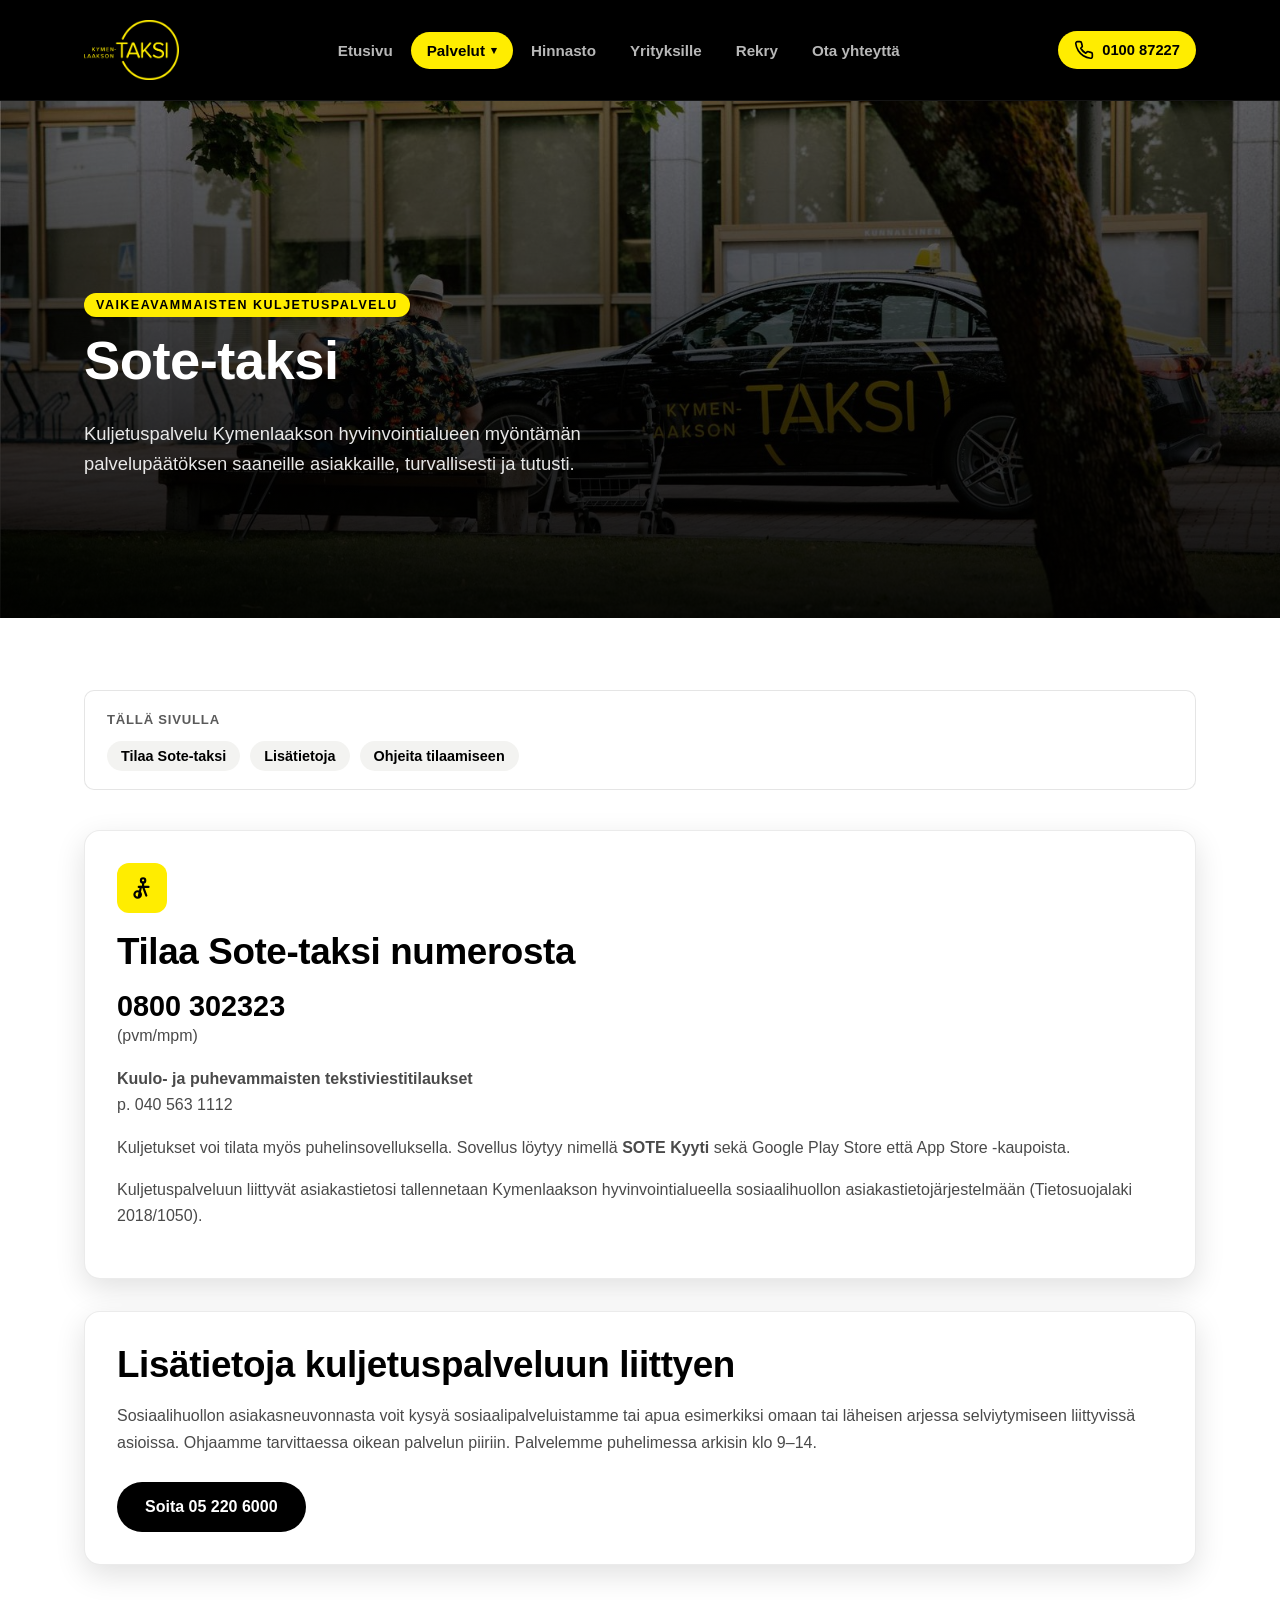
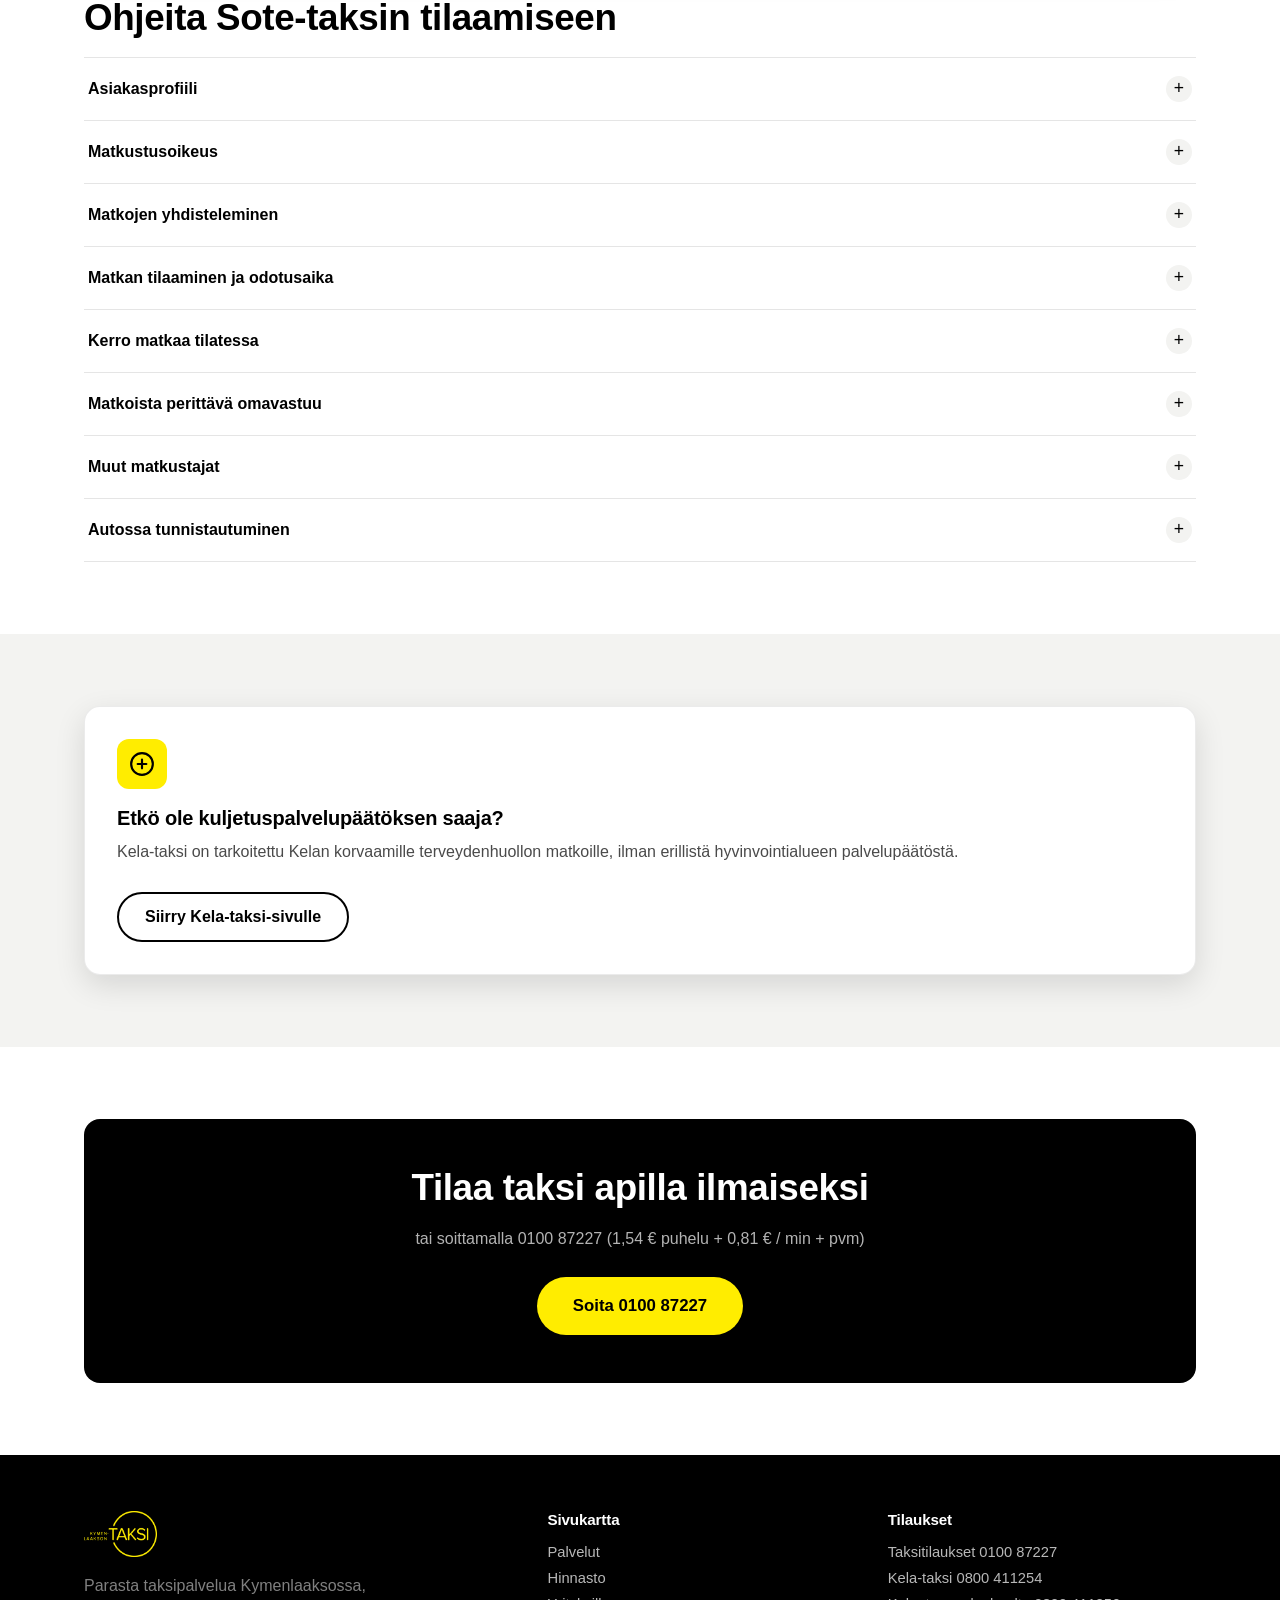
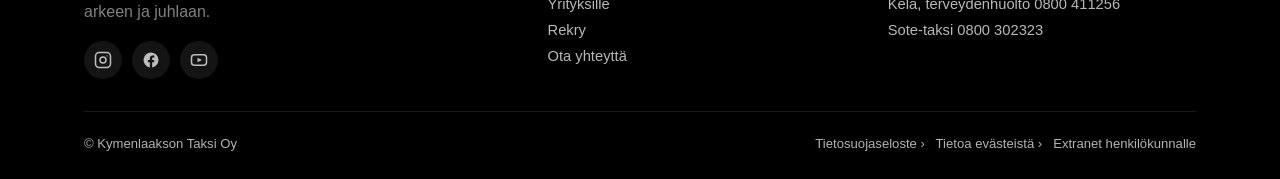
<file: sote-taksi.html>
<!DOCTYPE html>
<html lang="fi">
<head>
<meta charset="UTF-8">
<meta name="viewport" content="width=device-width, initial-scale=1.0">
<title>Sote-taksi | Kymenlaakson Taksi</title>
<meta name="description" content="Vaikeavammaisten kuljetuspalvelu Kymenlaaksossa: Sote-taksin tilaaminen, matkustusoikeus ja omavastuut.">
<link rel="canonical" href="https://www.kymenlaaksontaksi.fi/sote-taksi.html">
<meta property="og:type" content="website">
<meta property="og:site_name" content="Kymenlaakson Taksi">
<meta property="og:locale" content="fi_FI">
<meta property="og:url" content="https://www.kymenlaaksontaksi.fi/sote-taksi.html">
<meta property="og:title" content="Sote-taksi | Kymenlaakson Taksi">
<meta property="og:description" content="Vaikeavammaisten kuljetuspalvelu Kymenlaaksossa: Sote-taksin tilaaminen, matkustusoikeus ja omavastuut.">
<meta property="og:image" content="https://www.kymenlaaksontaksi.fi/assets/images/taksi-yleiskuva.jpg">
<meta name="twitter:card" content="summary_large_image">
<meta name="twitter:title" content="Sote-taksi | Kymenlaakson Taksi">
<meta name="twitter:description" content="Vaikeavammaisten kuljetuspalvelu Kymenlaaksossa: Sote-taksin tilaaminen, matkustusoikeus ja omavastuut.">
<meta name="twitter:image" content="https://www.kymenlaaksontaksi.fi/assets/images/taksi-yleiskuva.jpg">
<link rel="stylesheet" href="assets/style.css?v=10">
<link rel="icon" href="assets/images/favicon-32.png" sizes="32x32">
<link rel="icon" href="assets/images/favicon-192.png" sizes="192x192">
<link rel="apple-touch-icon" href="assets/images/apple-touch-icon.png">
</head>
<body>
<a class="skip-link" href="#sisalto">Siirry sisältöön</a>

<header class="site-header">
  <div class="wrap">
    <a href="index.html" class="logo">
      <img src="assets/images/logo-keltainen.png" alt="Kymenlaakson Taksi" width="96" height="60">
    </a>
    <nav class="main-nav" aria-label="Päävalikko">
      <a href="index.html">Etusivu</a>
      <div class="nav-dropdown">
        <button type="button" class="nav-dropdown-toggle active" aria-haspopup="true" aria-expanded="false" aria-controls="palvelut-menu">
          Palvelut <span class="caret" aria-hidden="true">&#9662;</span>
        </button>
        <ul class="nav-dropdown-menu" id="palvelut-menu">
          <li><a href="palvelut.html">Kaikki palvelut</a></li>
          <li><a href="kela-taksi.html">Kela-taksi</a></li>
          <li><a href="sote-taksi.html" class="active" aria-current="page">Sote-taksi</a></li>
        </ul>
      </div>
      <a href="hinnasto.html">Hinnasto</a>
      <a href="yrityksille.html">Yrityksille</a>
      <a href="rekry.html">Rekry</a>
      <a href="ota-yhteytta.html">Ota yhteyttä</a>
    </nav>
    <div class="header-actions">
      <a href="tel:+35810087227" class="call-chip"><svg width="20" height="20" viewBox="0 0 24 24" fill="none" stroke="currentColor" stroke-width="2" stroke-linecap="round" stroke-linejoin="round" aria-hidden="true"><path d="M22 16.92v3a2 2 0 0 1-2.18 2 19.79 19.79 0 0 1-8.63-3.07 19.5 19.5 0 0 1-6-6 19.79 19.79 0 0 1-3.07-8.67A2 2 0 0 1 4.11 2h3a2 2 0 0 1 2 1.72c.127.96.361 1.903.7 2.81a2 2 0 0 1-.45 2.11L8.09 9.91a16 16 0 0 0 6 6l1.27-1.27a2 2 0 0 1 2.11-.45c.907.339 1.85.573 2.81.7A2 2 0 0 1 22 16.92z"/></svg> <span class="chip-sub">0100 87227</span></a>
      <button class="menu-toggle" aria-label="Avaa valikko" aria-expanded="false" aria-controls="mobile-nav"><svg width="24" height="24" viewBox="0 0 24 24" fill="none" stroke="currentColor" stroke-width="2" stroke-linecap="round" stroke-linejoin="round" aria-hidden="true"><line x1="3" y1="6" x2="21" y2="6"/><line x1="3" y1="12" x2="21" y2="12"/><line x1="3" y1="18" x2="21" y2="18"/></svg></button>
    </div>
  </div>
  <div class="mobile-nav" id="mobile-nav">
    <a href="index.html">Etusivu</a>
    <a href="palvelut.html">Palvelut</a>
    <div class="sub-links">
      <a href="kela-taksi.html">Kela-taksi</a>
      <a href="sote-taksi.html" class="active" aria-current="page">Sote-taksi</a>
    </div>
    <a href="hinnasto.html">Hinnasto</a>
    <a href="yrityksille.html">Yrityksille</a>
    <a href="rekry.html">Rekry</a>
    <a href="ota-yhteytta.html">Ota yhteyttä</a>
  </div>
</header>

<main id="sisalto">

  <section class="hero hero-photo-page">
    <img class="hero-bg-img" src="assets/images/senioritpuistossa.jpg" alt="Iäkäs pariskunta puistonpenkillä Kymenlaakson Taksin auton vieressä">
    <div class="wrap">
      <span class="eyebrow">Vaikeavammaisten kuljetuspalvelu</span>
      <h1>Sote-taksi</h1>
      <p class="lead">Kuljetuspalvelu Kymenlaakson hyvinvointialueen myöntämän palvelupäätöksen saaneille asiakkaille, turvallisesti ja tutusti.</p>
    </div>
  </section>

  <section>
    <div class="wrap">

      <nav class="page-toc" aria-label="Sivun sisältö">
        <p>Tällä sivulla</p>
        <ul>
          <li><a href="#tilaa-sote-taksi">Tilaa Sote-taksi</a></li>
          <li><a href="#lisatietoja">Lisätietoja</a></li>
          <li><a href="#ohjeet">Ohjeita tilaamiseen</a></li>
        </ul>
      </nav>

      <div class="card" style="margin-bottom:32px;" id="tilaa-sote-taksi">
        <div class="card-icon"><svg width="26" height="26" viewBox="0 0 24 24" fill="none" stroke="currentColor" stroke-width="2" stroke-linecap="round" stroke-linejoin="round" aria-hidden="true"><circle cx="13" cy="5" r="2"/><path d="M13 7v4h5"/><path d="M9 11h4l3 8"/><path d="M11 11l-2 9"/><circle cx="8" cy="18" r="3"/></svg></div>
        <h2>Tilaa Sote-taksi numerosta</h2>
        <a href="tel:+358800302323" class="big-num" style="font-size:1.8rem;font-weight:900;">0800 302323</a>
        <p class="fine">(pvm/mpm)</p>
        <p><strong>Kuulo- ja puhevammaisten tekstiviestitilaukset</strong><br>p. 040 563 1112</p>
        <p>Kuljetukset voi tilata myös puhelinsovelluksella. Sovellus löytyy nimellä <strong>SOTE Kyyti</strong> sekä Google Play Store että App Store -kaupoista.</p>
        <p>Kuljetuspalveluun liittyvät asiakastietosi tallennetaan Kymenlaakson hyvinvointialueella sosiaalihuollon asiakastietojärjestelmään (Tietosuojalaki 2018/1050).</p>
      </div>

      <div class="card" style="margin-bottom:32px;" id="lisatietoja">
        <h2>Lisätietoja kuljetuspalveluun liittyen</h2>
        <p>Sosiaalihuollon asiakasneuvonnasta voit kysyä sosiaalipalveluistamme tai apua esimerkiksi omaan tai läheisen arjessa selviytymiseen liittyvissä asioissa. Ohjaamme tarvittaessa oikean palvelun piiriin. Palvelemme puhelimessa arkisin klo 9–14.</p>
        <a href="tel:0522206000" class="btn btn-dark">Soita 05 220 6000</a>
      </div>

      <h2 id="ohjeet">Ohjeita Sote-taksin tilaamiseen</h2>
      <div class="accordion">

        <div class="acc-item">
          <button class="acc-trigger"><span>Asiakasprofiili</span><span class="plus" aria-hidden="true">+</span></button>
          <div class="acc-panel"><div class="acc-panel-inner">
            <p>Välityskeskus laatii sinulle kuljetuspalvelun järjestämistä varten asiakasprofiilin, johon kirjataan:</p>
            <ul>
              <li>Henkilötunnus (omavastuuosuuden laskutusta varten)</li>
              <li>Kotiosoite</li>
              <li>Puhelinnumero (jos haluaa tekstiviestin kyydin saapumisesta)</li>
              <li>Päätöksesi tiedot (määräaikaisuus, työ- ja opiskelumatkat)</li>
              <li>Kuljetukseesi liittyvät erillisoikeudet</li>
            </ul>
            <p>Asiakasprofiilitietoja ei luovuteta kolmansille osapuolille.</p>
          </div></div>
        </div>

        <div class="acc-item">
          <button class="acc-trigger"><span>Matkustusoikeus</span><span class="plus" aria-hidden="true">+</span></button>
          <div class="acc-panel"><div class="acc-panel-inner">
            <p>Voit käyttää kuljetuspalvelumatkoja päätöksesi mukaisesti asiointi- ja virkistysmatkoihin tai työ- ja opiskelumatkoihin. Kuljetuspalvelumatkoja voi tehdä vakituisessa koti-/asuinkunnassa ja sen toiminnallisessa lähikunnassa:</p>
            <ul>
              <li><strong>Kouvola:</strong> Hamina, Heinola, Iitti, Kotka, Lapinjärvi, Loviisa, Luumäki, Mäntyharju, Pyhtää ja Savitaipale</li>
              <li><strong>Kotka:</strong> Hamina, Kouvola ja Pyhtää</li>
              <li><strong>Hamina:</strong> Kotka, Kouvola, Miehikkälä ja Virolahti</li>
              <li><strong>Miehikkälä:</strong> Hamina, Lappeenranta, Luumäki ja Virolahti</li>
              <li><strong>Pyhtää:</strong> Kotka, Kouvola ja Loviisa</li>
              <li><strong>Virolahti:</strong> Hamina ja Miehikkälä</li>
            </ul>
            <p>Poikkeava matkustusoikeus käy ilmi päätöksestäsi. Kuljetuspalvelumatka on yksi yhdensuuntainen ja yhtäjaksoinen matka. Lyhyt pysähdys matkan aikana esim. saattajan nouto reitin varrelta, pankkiautomaatille tai postilaatikolle on mahdollinen. Pysähdystarpeesta osoitteineen tulee kertoa matkaa tilattaessa. Pidempi pysähtyminen keskeyttää kuljetuspalvelumatkan.</p>
            <p>Työmatkoina korvataan kodin ja työpaikan välinen matka, kuljetuspalvelumatkoja ei voi käyttää työhön liittyvään matkustamiseen. Kuljetuspalvelumatkoja ei voi käyttää terveydenhuollon matkoihin, joiden korvaus perustuu sairausvakuutuslakiin tai kuuluu vakuutusyhtiölle.</p>
          </div></div>
        </div>

        <div class="acc-item">
          <button class="acc-trigger"><span>Matkojen yhdisteleminen</span><span class="plus" aria-hidden="true">+</span></button>
          <div class="acc-panel"><div class="acc-panel-inner">
            <p>Kymenlaakson hyvinvointialueella yhdistellään vammaispalvelulain perusteella julkisesti rahoitettuja matkoja. Matkojen yhdistelemisestä vastaa tilauskeskus.</p>
            <p>Toimintakykyysi perustuen sinulle voidaan myöntää oikeus esimerkiksi invataksin käyttöön tai maksuttomaan saattajaan kuljetuspalvelumatkoilla. Palveluun liittyvät erillisoikeudet myönnetään aina yksilöllisen harkinnan perusteella.</p>
            <p>Alle 3 kilometrin matkoja ei yhdistellä.</p>
          </div></div>
        </div>

        <div class="acc-item">
          <button class="acc-trigger"><span>Matkan tilaaminen ja odotusaika</span><span class="plus" aria-hidden="true">+</span></button>
          <div class="acc-panel"><div class="acc-panel-inner">
            <ul>
              <li>Kuljetuspalvelumatka on tilattava Kymenlaakson Taksin tilausnumerosta.</li>
              <li>Tilauspuhelut nauhoitetaan.</li>
              <li>Ennakkotilauksista ei peritä varausmaksua.</li>
              <li>Tilaa mahdollisuuksien mukaan kerralla aina koko matkaketju.</li>
              <li>Tilaamalla matkan vähintään 60 min. aikaisemmin, varmistetaan sillä taksin saapuminen haluttuun aikaan.</li>
              <li>Odotusaika on enimmillään 15 min. + se aika, joka taksilta kestää ajaa asiakkaan luokse.</li>
              <li>Ilmoita matkan peruuntumisesta tilauskeskukseen vähintään 30 min. ennen matkaa. Perumaton tilaus vähentää asiakkaalta kuljetuspalvelumatkan.</li>
            </ul>
          </div></div>
        </div>

        <div class="acc-item">
          <button class="acc-trigger"><span>Kerro matkaa tilatessa</span><span class="plus" aria-hidden="true">+</span></button>
          <div class="acc-panel"><div class="acc-panel-inner">
            <ul>
              <li>Noutopaikka, määränpää ja mahdolliset pysähdykset reitinvarrella osoitteineen (saattajan nouto, pankkiautomaatti, postilaatikko)</li>
              <li>Matkustaako mukana perheenjäsen tai saattaja</li>
              <li>Onko mukana apuvälineitä tai opaskoiraa</li>
              <li>Onko perillä oltava tiettyyn aikaan</li>
              <li>Paluumatkasi ajankohta, mikäli se on jo tiedossa</li>
            </ul>
          </div></div>
        </div>

        <div class="acc-item">
          <button class="acc-trigger"><span>Matkoista perittävä omavastuu</span><span class="plus" aria-hidden="true">+</span></button>
          <div class="acc-panel"><div class="acc-panel-inner">
            <p>Omavastuuna peritään ajettavaa matkaa vastaava joukkoliikenteen maksu. Hyvinvointialue laskuttaa omavastuuosuudet kuukausittain.</p>
            <p><strong>Aikuinen:</strong></p>
            <ul>
              <li>3,50 € koti-/asuinkunnan alueella</li>
              <li>5,50 € toiminnalliseen lähikuntaan enintään 30 km</li>
              <li>7,40 € enintään 40 km</li>
              <li>9,30 € enintään 50 km</li>
              <li>11,80 € enintään 60 km</li>
              <li>Tästä eteenpäin Matkahuollon hinnasto</li>
            </ul>
            <p><strong>Lapsi (7–17 v):</strong></p>
            <ul>
              <li>1,80 € koti-/asuinkunnan alueella</li>
              <li>3,50 € toiminnalliseen lähikuntaan</li>
            </ul>
            <p><strong>Toisen asteen opiskelijat:</strong></p>
            <ul>
              <li>0 € opiskelumatkat</li>
              <li>0 € vapaa-ajan matkat koti-/asuinkunnan alueella</li>
              <li>Toiminnalliseen lähikuntaan kuten aikuisten ja lasten matkat iästä riippuen</li>
              <li>Muut opiskelumatkat: 1 € / suunta</li>
              <li>Työmatkat: 1 € / suunta</li>
            </ul>
          </div></div>
        </div>

        <div class="acc-item">
          <button class="acc-trigger"><span>Muut matkustajat</span><span class="plus" aria-hidden="true">+</span></button>
          <div class="acc-panel"><div class="acc-panel-inner">
            <p>Mikäli asiakas tarvitsee saattajan, tämä kirjataan palvelupäätökseen. Omaishoidon tuen asiakkaalla on aina oikeus saattajan käyttämiseen. Saattajan on tultava mukaan samasta osoitteesta tai reitin varrelta ilman poikkeamistarvetta.</p>
            <p>Kun 7–17-vuotias lapsi/nuori matkustaa kuljetuspalveluun oikeutetun vanhempansa/huoltajansa kanssa, häneltä peritään omavastuuosuutena soveltamisohjeessa olevan omavastuuosuustaulukon mukainen summa. Alle 7-vuotiailta ei omavastuuosuutta peritä.</p>
            <p>Mukana kulkevat aikuiset perheenjäsenet maksavat matkasta omavastuun, joka vastaa matkan hintaa jaettuna asiakasmäärällä.</p>
          </div></div>
        </div>

        <div class="acc-item">
          <button class="acc-trigger"><span>Autossa tunnistautuminen</span><span class="plus" aria-hidden="true">+</span></button>
          <div class="acc-panel"><div class="acc-panel-inner">
            <p>Henkilöllisyys tarkistetaan passista, henkilökortista tai ajokortista. Kuljettajan harkinnalla myös kuvaton Kela-kortti käy tunnistamiseen, jos säännöllisesti kuljetettavan asiakkaan henkilöllisyyttä ei ole syytä epäillä eikä hänellä ole käytössä kuvallista henkilötodistusta.</p>
            <p>Myös tilaajan henkilökunnan antama vahvistus asiakkaan henkilöllisyydestä on hyväksyttävä, jos tilaajan henkilökuntaa on paikalla matkan lähtöpisteessä.</p>
            <p>Kymenlaakson ulkopuolella asuvien asiakkaiden matkat hoidetaan erillisellä maksukortilla. Maksukortit tilataan hyvinvointialueen toimesta.</p>
          </div></div>
        </div>

      </div>
    </div>
  </section>

  <section class="section-alt">
    <div class="wrap">
      <div class="card">
        <div class="card-icon"><svg width="26" height="26" viewBox="0 0 24 24" fill="none" stroke="currentColor" stroke-width="2" stroke-linecap="round" stroke-linejoin="round" aria-hidden="true"><circle cx="12" cy="12" r="10"/><line x1="12" y1="8" x2="12" y2="16"/><line x1="8" y1="12" x2="16" y2="12"/></svg></div>
        <h3>Etkö ole kuljetuspalvelupäätöksen saaja?</h3>
        <p>Kela-taksi on tarkoitettu Kelan korvaamille terveydenhuollon matkoille, ilman erillistä hyvinvointialueen palvelupäätöstä.</p>
        <a href="kela-taksi.html" class="btn btn-outline">Siirry Kela-taksi-sivulle</a>
      </div>
    </div>
  </section>

  <section>
    <div class="wrap">
      <div class="cta-band">
        <h2>Tilaa taksi apilla ilmaiseksi</h2>
        <p style="color:rgba(255,255,255,.7);">tai soittamalla 0100 87227 (1,54 € puhelu + 0,81 € / min + pvm)</p>
        <div class="btn-row">
          <a href="tel:+35810087227" class="btn btn-primary btn-lg">Soita 0100 87227</a>
        </div>
      </div>
    </div>
  </section>

</main>

<footer class="site-footer">
  <div class="wrap">
    <div class="footer-grid">
      <div>
        <h4 class="visually-hidden">Kymenlaakson Taksi</h4><img class="footer-logo" src="assets/images/logo-keltainen.png" alt="Kymenlaakson Taksi" width="146" height="92">
        <p style="color:rgba(255,255,255,.5);max-width:320px;">Parasta taksipalvelua Kymenlaaksossa, arkeen ja juhlaan.</p>
        <div class="social-row">
          <a href="https://www.instagram.com/kymenlaaksontaksi/" target="_blank" rel="noopener" aria-label="Instagram"><svg width="18" height="18" viewBox="0 0 24 24" fill="none" stroke="currentColor" stroke-width="2" stroke-linecap="round" stroke-linejoin="round" aria-hidden="true"><rect x="2" y="2" width="20" height="20" rx="5"/><circle cx="12" cy="12" r="4"/><circle cx="17.5" cy="6.5" r="0.8" fill="currentColor" stroke="none"/></svg></a>
          <a href="https://www.facebook.com/KymenlaaksonTaksi/" target="_blank" rel="noopener" aria-label="Facebook"><svg width="18" height="18" viewBox="0 0 24 24" fill="currentColor" aria-hidden="true"><path d="M22 12a10 10 0 1 0-11.56 9.88v-6.99H7.9V12h2.54V9.8c0-2.5 1.49-3.89 3.77-3.89 1.1 0 2.24.2 2.24.2v2.46h-1.26c-1.24 0-1.63.77-1.63 1.56V12h2.78l-.44 2.89h-2.34v6.99A10 10 0 0 0 22 12z"/></svg></a>
          <a href="https://www.youtube.com/channel/UCaCXejosqD8oTyrLFrv1FBg" target="_blank" rel="noopener" aria-label="YouTube"><svg width="18" height="18" viewBox="0 0 24 24" fill="none" stroke="currentColor" stroke-width="2" stroke-linecap="round" stroke-linejoin="round" aria-hidden="true"><rect x="2" y="5" width="20" height="14" rx="4"/><polygon points="10 9 16 12 10 15 10 9" fill="currentColor" stroke="none"/></svg></a>
        </div>
      </div>
      <div>
        <h4>Sivukartta</h4>
        <a href="palvelut.html">Palvelut</a>
        <a href="hinnasto.html">Hinnasto</a>
        <a href="yrityksille.html">Yrityksille</a>
        <a href="rekry.html">Rekry</a>
        <a href="ota-yhteytta.html">Ota yhteyttä</a>
      </div>
      <div>
        <h4>Tilaukset</h4>
        <a href="tel:+35810087227">Taksitilaukset 0100 87227</a>
        <a href="tel:+358800411254">Kela-taksi 0800 411254</a>
        <a href="tel:+358800411256">Kela, terveydenhuolto 0800 411256</a>
        <a href="tel:+358800302323">Sote-taksi 0800 302323</a>
      </div>
    </div>
    <div class="footer-bottom">
      <span>© Kymenlaakson Taksi Oy</span>
      <div>
        <a href="https://www.kymenlaaksontaksi.fi/tietosuojaseloste" target="_blank" rel="noopener">Tietosuojaseloste ›</a> &nbsp; <a href="https://www.kymenlaaksontaksi.fi/tietoa-evasteista/" target="_blank" rel="noopener">Tietoa evästeistä ›</a> &nbsp; <a href="https://www.kymenlaaksontaksi.fi/extranet/" target="_blank" rel="noopener">Extranet henkilökunnalle</a>
      </div>
    </div>
  </div>
</footer>

<button class="back-to-top" aria-label="Takaisin sivun alkuun">↑</button>
<div class="mobile-callbar">
  <a href="tel:+35810087227" aria-label="Soita taksitilaukseen numeroon 0100 87227. Puhelun hinta 1,54 euroa puhelulta ja 0,81 euroa minuutilta sekä paikallisverkkomaksu.">
    <strong>Soita 0100 87227</strong>
    <span>1,54 € / puhelu + 0,81 € / min + pvm</span>
  </a>
</div>

<script src="assets/script.js?v=10"></script>
</body>
</html>
</file>
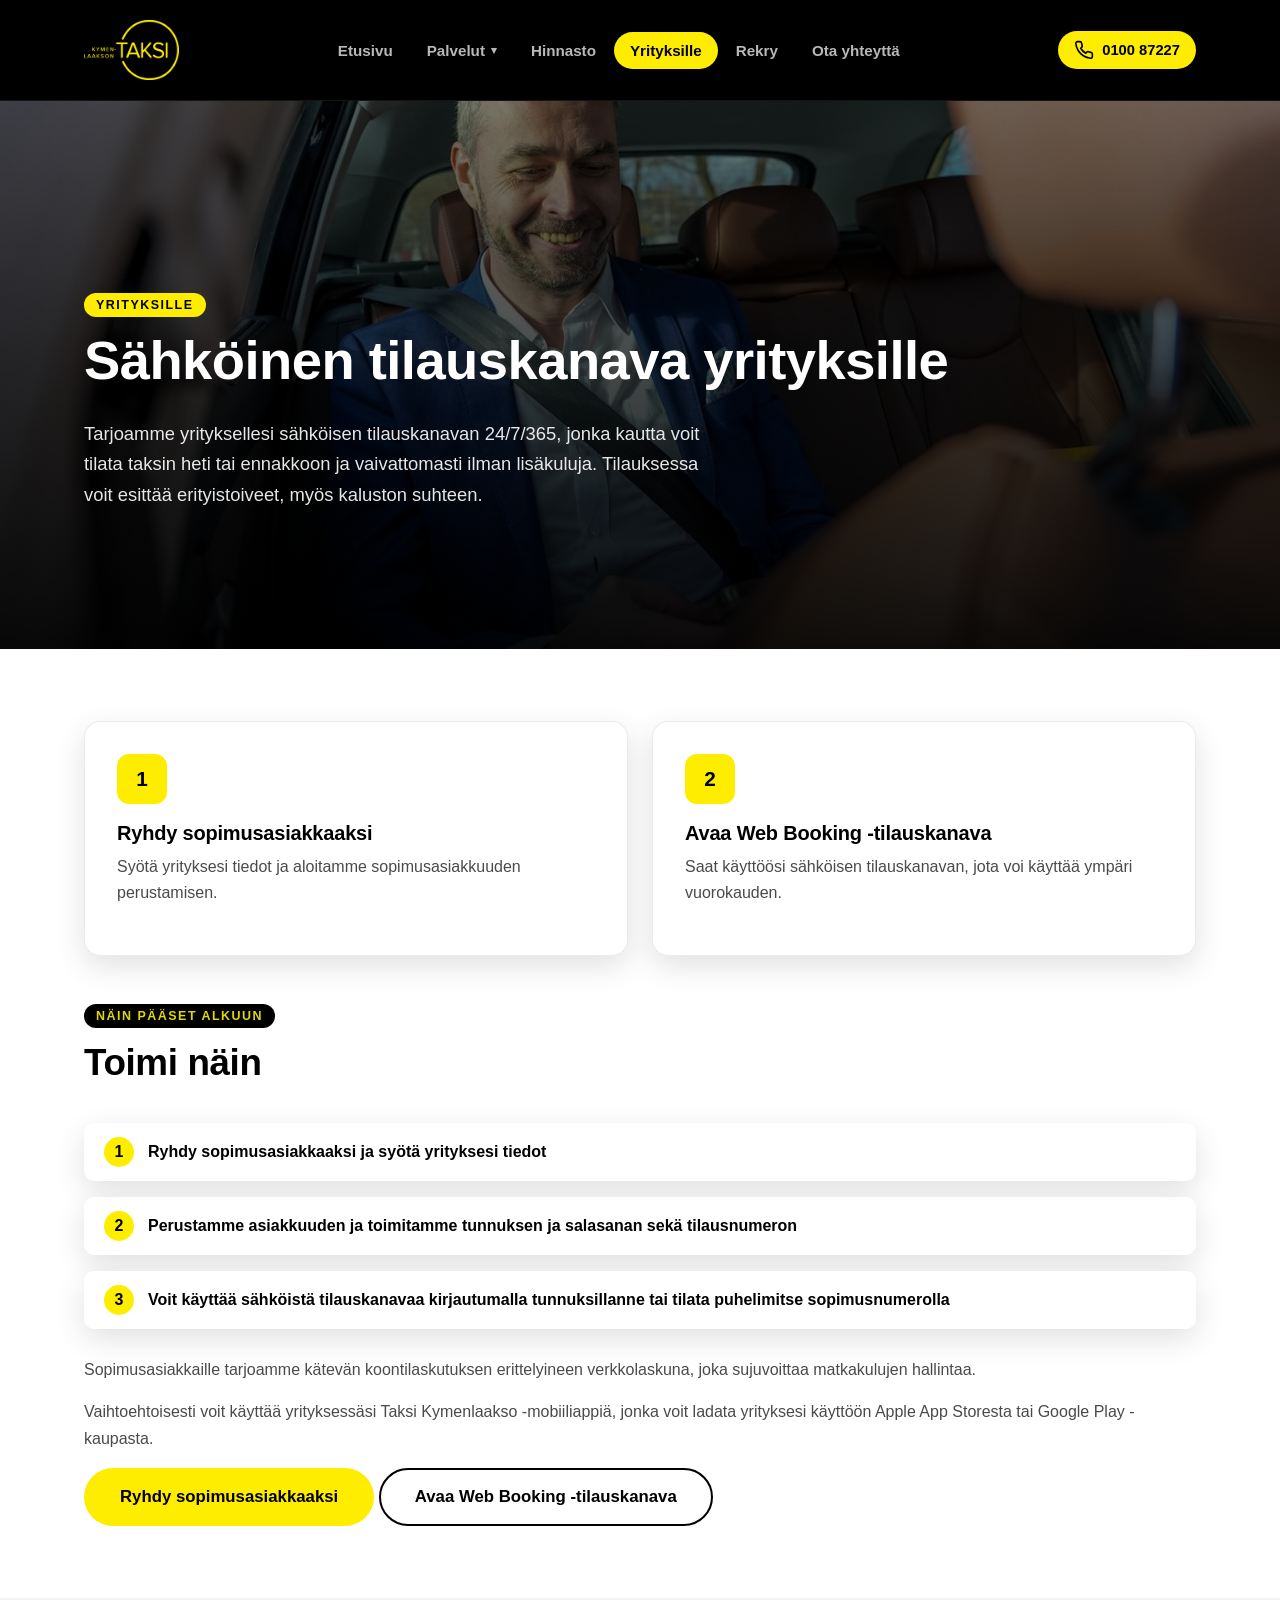
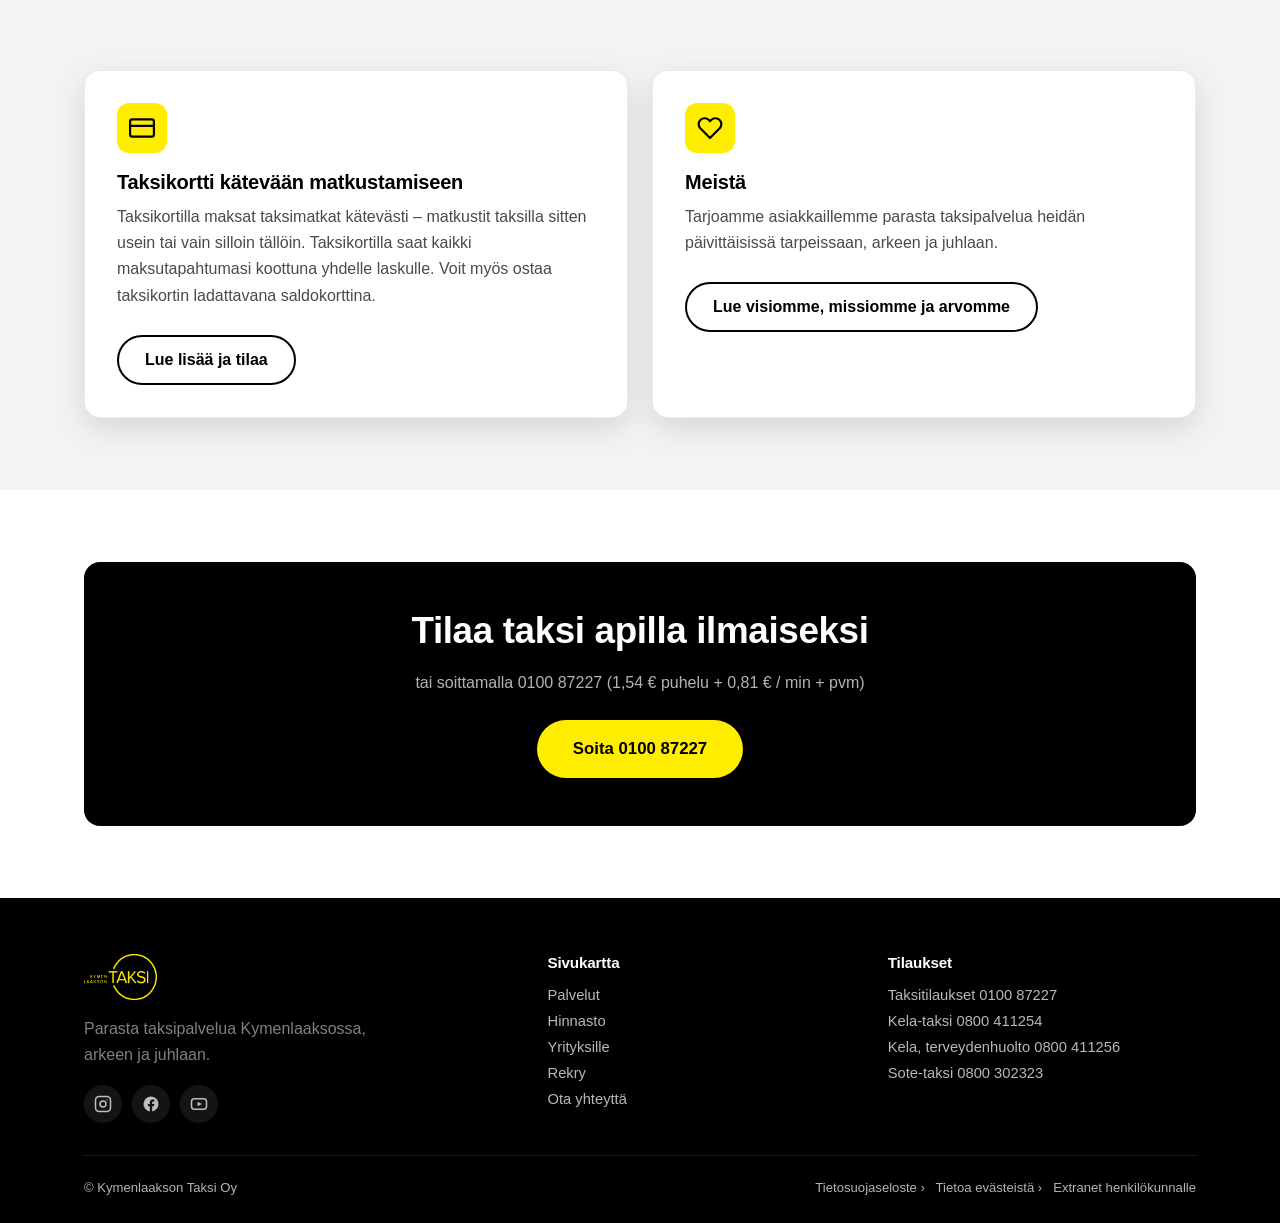
<file: yrityksille.html>
<!DOCTYPE html>
<html lang="fi">
<head>
<meta charset="UTF-8">
<meta name="viewport" content="width=device-width, initial-scale=1.0">
<title>Yrityksille | Kymenlaakson Taksi</title>
<meta name="description" content="Sähköinen tilauskanava yrityksille: ryhdy sopimusasiakkaaksi ja tilaa taksi 24/7/365 ilman lisäkuluja.">
<link rel="canonical" href="https://www.kymenlaaksontaksi.fi/yrityksille.html">
<meta property="og:type" content="website">
<meta property="og:site_name" content="Kymenlaakson Taksi">
<meta property="og:locale" content="fi_FI">
<meta property="og:url" content="https://www.kymenlaaksontaksi.fi/yrityksille.html">
<meta property="og:title" content="Yrityksille | Kymenlaakson Taksi">
<meta property="og:description" content="Sähköinen tilauskanava yrityksille: ryhdy sopimusasiakkaaksi ja tilaa taksi 24/7/365 ilman lisäkuluja.">
<meta property="og:image" content="https://www.kymenlaaksontaksi.fi/assets/images/taksi-yleiskuva.jpg">
<meta name="twitter:card" content="summary_large_image">
<meta name="twitter:title" content="Yrityksille | Kymenlaakson Taksi">
<meta name="twitter:description" content="Sähköinen tilauskanava yrityksille: ryhdy sopimusasiakkaaksi ja tilaa taksi 24/7/365 ilman lisäkuluja.">
<meta name="twitter:image" content="https://www.kymenlaaksontaksi.fi/assets/images/taksi-yleiskuva.jpg">
<link rel="stylesheet" href="assets/style.css?v=10">
<link rel="icon" href="assets/images/favicon-32.png" sizes="32x32">
<link rel="icon" href="assets/images/favicon-192.png" sizes="192x192">
<link rel="apple-touch-icon" href="assets/images/apple-touch-icon.png">
</head>
<body>
<a class="skip-link" href="#sisalto">Siirry sisältöön</a>

<header class="site-header">
  <div class="wrap">
    <a href="index.html" class="logo">
      <img src="assets/images/logo-keltainen.png" alt="Kymenlaakson Taksi" width="96" height="60">
    </a>
    <nav class="main-nav" aria-label="Päävalikko">
      <a href="index.html">Etusivu</a>
      <div class="nav-dropdown">
        <button type="button" class="nav-dropdown-toggle" aria-haspopup="true" aria-expanded="false" aria-controls="palvelut-menu">
          Palvelut <span class="caret" aria-hidden="true">&#9662;</span>
        </button>
        <ul class="nav-dropdown-menu" id="palvelut-menu">
          <li><a href="palvelut.html">Kaikki palvelut</a></li>
          <li><a href="kela-taksi.html">Kela-taksi</a></li>
          <li><a href="sote-taksi.html">Sote-taksi</a></li>
        </ul>
      </div>
      <a href="hinnasto.html">Hinnasto</a>
      <a href="yrityksille.html" class="active" aria-current="page">Yrityksille</a>
      <a href="rekry.html">Rekry</a>
      <a href="ota-yhteytta.html">Ota yhteyttä</a>
    </nav>
    <div class="header-actions">
      <a href="tel:+35810087227" class="call-chip"><svg width="20" height="20" viewBox="0 0 24 24" fill="none" stroke="currentColor" stroke-width="2" stroke-linecap="round" stroke-linejoin="round" aria-hidden="true"><path d="M22 16.92v3a2 2 0 0 1-2.18 2 19.79 19.79 0 0 1-8.63-3.07 19.5 19.5 0 0 1-6-6 19.79 19.79 0 0 1-3.07-8.67A2 2 0 0 1 4.11 2h3a2 2 0 0 1 2 1.72c.127.96.361 1.903.7 2.81a2 2 0 0 1-.45 2.11L8.09 9.91a16 16 0 0 0 6 6l1.27-1.27a2 2 0 0 1 2.11-.45c.907.339 1.85.573 2.81.7A2 2 0 0 1 22 16.92z"/></svg> <span class="chip-sub">0100 87227</span></a>
      <button class="menu-toggle" aria-label="Avaa valikko" aria-expanded="false" aria-controls="mobile-nav"><svg width="24" height="24" viewBox="0 0 24 24" fill="none" stroke="currentColor" stroke-width="2" stroke-linecap="round" stroke-linejoin="round" aria-hidden="true"><line x1="3" y1="6" x2="21" y2="6"/><line x1="3" y1="12" x2="21" y2="12"/><line x1="3" y1="18" x2="21" y2="18"/></svg></button>
    </div>
  </div>
  <div class="mobile-nav" id="mobile-nav">
    <a href="index.html">Etusivu</a>
    <a href="palvelut.html">Palvelut</a>
    <div class="sub-links">
      <a href="kela-taksi.html">Kela-taksi</a>
      <a href="sote-taksi.html">Sote-taksi</a>
    </div>
    <a href="hinnasto.html">Hinnasto</a>
    <a href="yrityksille.html" class="active" aria-current="page">Yrityksille</a>
    <a href="rekry.html">Rekry</a>
    <a href="ota-yhteytta.html">Ota yhteyttä</a>
  </div>
</header>

<main id="sisalto">

  <section class="hero hero-photo-page">
    <img class="hero-bg-img" src="assets/images/yrityksille-mies-autossa.jpg" alt="Liikemies hymyilee taksin takapenkillä">
    <div class="wrap">
      <span class="eyebrow">Yrityksille</span>
      <h1>Sähköinen tilauskanava yrityksille</h1>
      <p class="lead">Tarjoamme yrityksellesi sähköisen tilauskanavan 24/7/365, jonka kautta voit tilata taksin heti tai ennakkoon ja vaivattomasti ilman lisäkuluja. Tilauksessa voit esittää erityistoiveet, myös kaluston suhteen.</p>
    </div>
  </section>

  <section>
    <div class="wrap">
      <div class="card-grid" style="margin-bottom:48px;">
        <div class="card">
          <div class="card-icon"><span class="num-badge">1</span></div>
          <h3>Ryhdy sopimusasiakkaaksi</h3>
          <p>Syötä yrityksesi tiedot ja aloitamme sopimusasiakkuuden perustamisen.</p>
        </div>
        <div class="card">
          <div class="card-icon"><span class="num-badge">2</span></div>
          <h3>Avaa Web Booking -tilauskanava</h3>
          <p>Saat käyttöösi sähköisen tilauskanavan, jota voi käyttää ympäri vuorokauden.</p>
        </div>
      </div>

      <div class="section-head">
        <span class="eyebrow">Näin pääset alkuun</span>
        <h2>Toimi näin</h2>
      </div>
      <ol class="steps">
        <li>Ryhdy sopimusasiakkaaksi ja syötä yrityksesi tiedot</li>
        <li>Perustamme asiakkuuden ja toimitamme tunnuksen ja salasanan sekä tilausnumeron</li>
        <li>Voit käyttää sähköistä tilauskanavaa kirjautumalla tunnuksillanne tai tilata puhelimitse sopimusnumerolla</li>
      </ol>

      <p style="margin-top:28px;">Sopimusasiakkaille tarjoamme kätevän koontilaskutuksen erittelyineen verkkolaskuna, joka sujuvoittaa matkakulujen hallintaa.</p>
      <p>Vaihtoehtoisesti voit käyttää yrityksessäsi Taksi Kymenlaakso -mobiiliappiä, jonka voit ladata yrityksesi käyttöön Apple App Storesta tai Google Play -kaupasta.</p>

      <a href="https://forms.office.com/Pages/ResponsePage.aspx?id=C_gyJNR2k0KmBRdDkRSJUr2NYzK5E2lBt4tgcsS9gO9UMFczRlpKUVhKV0Y2UzJETVhVUzJVSllLUy4u" class="btn btn-primary btn-lg" target="_blank" rel="noopener">Ryhdy sopimusasiakkaaksi</a>
      <a href="https://tilaus.kymenlaaksontaksi.fi/" class="btn btn-outline btn-lg" target="_blank" rel="noopener">Avaa Web Booking -tilauskanava</a>
    </div>
  </section>

  <section class="section-alt">
    <div class="wrap">
      <div class="card-grid">
        <div class="card">
          <div class="card-icon"><svg width="26" height="26" viewBox="0 0 24 24" fill="none" stroke="currentColor" stroke-width="2" stroke-linecap="round" stroke-linejoin="round" aria-hidden="true"><rect x="1" y="4" width="22" height="16" rx="2" ry="2"/><line x1="1" y1="10" x2="23" y2="10"/></svg></div>
          <h3>Taksikortti kätevään matkustamiseen</h3>
          <p>Taksikortilla maksat taksimatkat kätevästi – matkustit taksilla sitten usein tai vain silloin tällöin. Taksikortilla saat kaikki maksutapahtumasi koottuna yhdelle laskulle. Voit myös ostaa taksikortin ladattavana saldokorttina.</p>
          <a href="palvelut.html#taksikortti" class="btn btn-outline">Lue lisää ja tilaa</a>
        </div>
        <div class="card">
          <div class="card-icon"><svg width="26" height="26" viewBox="0 0 24 24" fill="none" stroke="currentColor" stroke-width="2" stroke-linecap="round" stroke-linejoin="round" aria-hidden="true"><path d="M20.84 4.61a5.5 5.5 0 0 0-7.78 0L12 5.67l-1.06-1.06a5.5 5.5 0 0 0-7.78 7.78l1.06 1.06L12 21.23l7.78-7.78 1.06-1.06a5.5 5.5 0 0 0 0-7.78z"/></svg></div>
          <h3>Meistä</h3>
          <p>Tarjoamme asiakkaillemme parasta taksipalvelua heidän päivittäisissä tarpeissaan, arkeen ja juhlaan.</p>
          <a href="index.html#palveluksessasi" class="btn btn-outline">Lue visiomme, missiomme ja arvomme</a>
        </div>
      </div>
    </div>
  </section>

  <section>
    <div class="wrap">
      <div class="cta-band">
        <h2>Tilaa taksi apilla ilmaiseksi</h2>
        <p style="color:rgba(255,255,255,.7);">tai soittamalla 0100 87227 (1,54 € puhelu + 0,81 € / min + pvm)</p>
        <div class="btn-row">
          <a href="tel:+35810087227" class="btn btn-primary btn-lg">Soita 0100 87227</a>
        </div>
      </div>
    </div>
  </section>

</main>

<footer class="site-footer">
  <div class="wrap">
    <div class="footer-grid">
      <div>
        <h4 class="visually-hidden">Kymenlaakson Taksi</h4><img class="footer-logo" src="assets/images/logo-keltainen.png" alt="Kymenlaakson Taksi" width="146" height="92">
        <p style="color:rgba(255,255,255,.5);max-width:320px;">Parasta taksipalvelua Kymenlaaksossa, arkeen ja juhlaan.</p>
        <div class="social-row">
          <a href="https://www.instagram.com/kymenlaaksontaksi/" target="_blank" rel="noopener" aria-label="Instagram"><svg width="18" height="18" viewBox="0 0 24 24" fill="none" stroke="currentColor" stroke-width="2" stroke-linecap="round" stroke-linejoin="round" aria-hidden="true"><rect x="2" y="2" width="20" height="20" rx="5"/><circle cx="12" cy="12" r="4"/><circle cx="17.5" cy="6.5" r="0.8" fill="currentColor" stroke="none"/></svg></a>
          <a href="https://www.facebook.com/KymenlaaksonTaksi/" target="_blank" rel="noopener" aria-label="Facebook"><svg width="18" height="18" viewBox="0 0 24 24" fill="currentColor" aria-hidden="true"><path d="M22 12a10 10 0 1 0-11.56 9.88v-6.99H7.9V12h2.54V9.8c0-2.5 1.49-3.89 3.77-3.89 1.1 0 2.24.2 2.24.2v2.46h-1.26c-1.24 0-1.63.77-1.63 1.56V12h2.78l-.44 2.89h-2.34v6.99A10 10 0 0 0 22 12z"/></svg></a>
          <a href="https://www.youtube.com/channel/UCaCXejosqD8oTyrLFrv1FBg" target="_blank" rel="noopener" aria-label="YouTube"><svg width="18" height="18" viewBox="0 0 24 24" fill="none" stroke="currentColor" stroke-width="2" stroke-linecap="round" stroke-linejoin="round" aria-hidden="true"><rect x="2" y="5" width="20" height="14" rx="4"/><polygon points="10 9 16 12 10 15 10 9" fill="currentColor" stroke="none"/></svg></a>
        </div>
      </div>
      <div>
        <h4>Sivukartta</h4>
        <a href="palvelut.html">Palvelut</a>
        <a href="hinnasto.html">Hinnasto</a>
        <a href="yrityksille.html">Yrityksille</a>
        <a href="rekry.html">Rekry</a>
        <a href="ota-yhteytta.html">Ota yhteyttä</a>
      </div>
      <div>
        <h4>Tilaukset</h4>
        <a href="tel:+35810087227">Taksitilaukset 0100 87227</a>
        <a href="tel:+358800411254">Kela-taksi 0800 411254</a>
        <a href="tel:+358800411256">Kela, terveydenhuolto 0800 411256</a>
        <a href="tel:+358800302323">Sote-taksi 0800 302323</a>
      </div>
    </div>
    <div class="footer-bottom">
      <span>© Kymenlaakson Taksi Oy</span>
      <div>
        <a href="https://www.kymenlaaksontaksi.fi/tietosuojaseloste" target="_blank" rel="noopener">Tietosuojaseloste ›</a> &nbsp; <a href="https://www.kymenlaaksontaksi.fi/tietoa-evasteista/" target="_blank" rel="noopener">Tietoa evästeistä ›</a> &nbsp; <a href="https://www.kymenlaaksontaksi.fi/extranet/" target="_blank" rel="noopener">Extranet henkilökunnalle</a>
      </div>
    </div>
  </div>
</footer>

<button class="back-to-top" aria-label="Takaisin sivun alkuun">&#8593;</button>
<div class="mobile-callbar">
  <a href="tel:+35810087227" aria-label="Soita taksitilaukseen numeroon 0100 87227. Puhelun hinta 1,54 euroa puhelulta ja 0,81 euroa minuutilta sekä paikallisverkkomaksu.">
    <strong>Soita 0100 87227</strong>
    <span>1,54 € / puhelu + 0,81 € / min + pvm</span>
  </a>
</div>

<script src="assets/script.js?v=10"></script>
</body>
</html>
</file>
<file: assets/style.css>
/* Kymenlaakson Taksi — uudistettu sivusto
   Musta + keltainen taksi-ilme, moderni ja selkeä rakenne. */

:root {
  /* Kymenlaakson Taksin virallinen graafinen ohjeisto: keltainen #ffed00,
     musta #000000, valkoinen #ffffff. Puhtaimmat mahdolliset sävyt. */
  --black: #000000;
  --black-soft: #0d0d0d;
  --yellow: #ffed00;
  --yellow-deep: #e0d800;
  --ink: #000000;
  --gray-900: #202020;
  --gray-700: #4a4a4a;
  --gray-400: #8a8a8a;
  --muted: #5a5a5a;
  --gray-100: #f3f3f1;
  --white: #ffffff;
  --radius: 16px;
  --radius-sm: 10px;
  --shadow: 0 10px 30px rgba(0, 0, 0, 0.12);
  --maxw: 1160px;
  --font: "Helvetica Neue", Arial, "Segoe UI", sans-serif;
}

* { box-sizing: border-box; }

@media (prefers-reduced-motion: no-preference) {
  html { scroll-behavior: smooth; }
}

.visually-hidden {
  position: absolute !important;
  width: 1px; height: 1px;
  padding: 0; margin: -1px;
  overflow: hidden;
  clip: rect(0,0,0,0);
  white-space: nowrap;
  border: 0;
}

/* ---------- Focus visibility (WCAG 2.4.7 / 2.4.11) ---------- */
a:focus-visible,
button:focus-visible,
input:focus-visible,
summary:focus-visible,
[tabindex]:focus-visible {
  outline: 3px solid var(--ink);
  outline-offset: 2px;
  border-radius: 4px;
}
.site-header :focus-visible,
.mobile-nav :focus-visible,
.cta-band :focus-visible,
.site-footer :focus-visible,
.section-dark :focus-visible,
.value-card :focus-visible,
.calc-result :focus-visible {
  outline-color: var(--yellow);
}

body {
  margin: 0;
  font-family: var(--font);
  color: var(--ink);
  background: var(--white);
  -webkit-font-smoothing: antialiased;
}

img { max-width: 100%; display: block; }

a { color: inherit; text-decoration: none; }

.wrap {
  max-width: var(--maxw);
  margin: 0 auto;
  padding: 0 24px;
}

h1, h2, h3, h4 { line-height: 1.12; margin: 0 0 .5em; font-weight: 800; letter-spacing: -0.01em; }
h1 { font-size: clamp(2.2rem, 5vw, 3.4rem); }
h2 { font-size: clamp(1.6rem, 3.2vw, 2.3rem); }
h3 { font-size: 1.25rem; }
p { line-height: 1.65; color: var(--gray-700); margin: 0 0 1em; }

.eyebrow {
  display: inline-block;
  justify-self: start;
  font-size: .78rem;
  font-weight: 800;
  letter-spacing: .12em;
  text-transform: uppercase;
  color: var(--yellow-deep);
  background: var(--ink);
  padding: 5px 12px;
  border-radius: 999px;
  margin-bottom: 14px;
}

/* ---------- Buttons ---------- */
.btn {
  display: inline-flex;
  align-items: center;
  gap: 8px;
  padding: 14px 26px;
  border-radius: 999px;
  font-weight: 700;
  font-size: 1rem;
  border: 2px solid transparent;
  cursor: pointer;
  transition: transform .15s ease, background .15s ease, color .15s ease, border-color .15s ease;
}
.btn:hover { transform: translateY(-2px); }
.btn-primary { background: var(--yellow); color: var(--ink); }
.btn-primary:hover { background: var(--yellow-deep); }
.btn-dark { background: var(--ink); color: var(--white); }
.btn-dark:hover { background: #000; }
.btn-outline { background: transparent; color: var(--ink); border-color: var(--ink); }
.btn-outline:hover { background: var(--ink); color: var(--white); }
.btn-outline-light { background: transparent; color: var(--white); border-color: rgba(255,255,255,.5); }
.btn-outline-light:hover { background: var(--white); color: var(--ink); }
.btn-lg { padding: 17px 34px; font-size: 1.05rem; }
.btn-block { width: 100%; justify-content: center; }

/* ---------- Header ---------- */
.site-header {
  position: sticky;
  top: 0;
  z-index: 100;
  background: var(--black);
  border-bottom: 1px solid rgba(255,255,255,.08);
}
.site-header .wrap {
  display: flex;
  align-items: center;
  justify-content: space-between;
  height: 100px;
}
.logo {
  display: flex;
  align-items: center;
  gap: 12px;
  color: var(--white);
  transition: transform .15s ease;
}
.logo:hover { transform: scale(1.03); }
.logo img { height: 60px; width: auto; display: block; }

@media (max-width: 760px) {
  .site-header .wrap { height: 84px; }
  .logo img { height: 48px; }
}

.main-nav { display: flex; align-items: center; gap: 2px; }
.main-nav a {
  color: rgba(255,255,255,.72);
  font-weight: 600;
  font-size: .95rem;
  padding: 10px 16px;
  border-radius: 999px;
  transition: all .15s ease;
}
.main-nav a:hover { color: var(--white); background: rgba(255,255,255,.08); }
.main-nav a.active { color: var(--ink); background: var(--yellow); }

/* ---------- Nav dropdown (Palvelut) ---------- */
.nav-dropdown { position: relative; }
.nav-dropdown-toggle {
  display: inline-flex; align-items: center; gap: 6px;
  background: none; border: none; cursor: pointer;
  color: rgba(255,255,255,.72);
  font-weight: 600; font-size: .95rem; font-family: inherit;
  padding: 10px 16px; border-radius: 999px;
}
.nav-dropdown-toggle:hover { color: var(--white); background: rgba(255,255,255,.08); }
.nav-dropdown-toggle.active { color: var(--ink); background: var(--yellow); }
.nav-dropdown-toggle .caret { font-size: .7em; transition: transform .15s ease; }
.nav-dropdown-toggle[aria-expanded="true"] .caret { transform: rotate(180deg); }

.nav-dropdown-menu {
  display: none;
  position: absolute;
  top: calc(100% + 8px);
  left: 0;
  min-width: 220px;
  background: var(--white);
  border-radius: var(--radius-sm);
  box-shadow: var(--shadow);
  padding: 8px;
  z-index: 200;
  list-style: none;
  margin: 0;
}
.nav-dropdown-menu.open { display: block; }
/* Näkymätön silta napin ja valikon välisen 8px:n raon yli: ilman tätä
   hiiri ehtii poistua .nav-dropdown-elementin päältä rakoa ylittäessään,
   jolloin :hover katkeaa ja valikko sulkeutuu ennen kuin alavalinnan ehtii
   klikata. */
.nav-dropdown::after {
  content: "";
  position: absolute;
  top: 100%;
  left: 0;
  width: 220px;
  height: 8px;
}
/* Näppäimistökäyttäjille valikko aukeaa fokuksella (:focus-within) aina,
   kosketuslaitteilla vain klikkauksella (ei hover-kykyä). */
.nav-dropdown:focus-within .nav-dropdown-menu { display: block; }
@media (hover: hover) and (pointer: fine) {
  .nav-dropdown:hover .nav-dropdown-menu { display: block; }
}
.nav-dropdown-menu a {
  display: block;
  padding: 10px 14px;
  border-radius: 8px;
  color: var(--ink);
  font-weight: 600;
  font-size: .94rem;
}
.nav-dropdown-menu a:hover,
.nav-dropdown-menu a:focus-visible { background: var(--gray-100); }
.nav-dropdown-menu a.active { color: var(--ink); background: var(--yellow); font-weight: 800; }

/* Mobiilin alavalikko: aina näkyvät alalinkit ilman erillistä togglea */
.mobile-nav .sub-links { background: rgba(255,255,255,.03); }
.mobile-nav .sub-links a { padding-left: 42px; font-weight: 500; font-size: .92rem; }

.header-actions { display: flex; align-items: center; gap: 10px; }
.call-chip {
  display: flex; align-items: center; gap: 8px;
  background: var(--yellow); color: var(--ink);
  padding: 9px 16px; border-radius: 999px;
  font-weight: 800; font-size: .92rem;
  white-space: nowrap;
}
.menu-toggle {
  display: none;
  align-items: center; justify-content: center;
  background: none; border: none; color: var(--white);
  cursor: pointer; padding: 8px;
}

@media (max-width: 980px) {
  .main-nav { display: none; }
  .call-chip span.chip-sub { display: none; }
  .menu-toggle { display: flex; }
}

.mobile-nav {
  display: none;
  background: var(--black-soft);
  border-bottom: 1px solid rgba(255,255,255,.08);
}
.mobile-nav.open { display: block; }
.mobile-nav a {
  display: block;
  padding: 14px 24px;
  color: rgba(255,255,255,.85);
  font-weight: 600;
  border-top: 1px solid rgba(255,255,255,.06);
}
.mobile-nav a.active { color: var(--yellow); }

/* ---------- Hero ---------- */
.hero {
  position: relative;
  background: var(--yellow);
  color: var(--ink);
  overflow: hidden;
}
.hero .wrap {
  position: relative; z-index: 2;
  padding-top: 72px; padding-bottom: 72px;
  display: grid;
  grid-template-columns: 1.3fr 1fr;
  gap: 32px;
  align-items: center;
}
.hero-page .wrap { grid-template-columns: 1fr; padding-top: 56px; padding-bottom: 56px; }
.hero h1 { color: var(--ink); }
.hero .eyebrow { background: var(--ink); color: var(--yellow); }
.hero p.lead { color: rgba(0,0,0,.82); font-size: 1.15rem; max-width: 560px; }

.hero-graphic { display: flex; justify-content: center; align-items: center; }
.hero-graphic svg { width: 100%; max-width: 360px; height: auto; }
.hero-graphic img {
  width: 100%;
  border-radius: var(--radius);
  box-shadow: 0 16px 40px rgba(0,0,0,.25);
  aspect-ratio: 4 / 3;
  object-fit: cover;
}

@media (max-width: 860px) {
  .hero .wrap { grid-template-columns: 1fr; }
  .hero-graphic { display: none; }
}

/* Valokuvallinen hero: kuva täyttää koko leveyden, teksti sen päällä */
.hero-photo-page {
  background: var(--black);
  min-height: 480px;
  display: flex;
  align-items: flex-end;
}
.hero-photo-page .hero-bg-img {
  position: absolute;
  inset: 0;
  width: 100%;
  height: 100%;
  object-fit: cover;
  z-index: 0;
}
.hero-photo-page::after {
  content: "";
  position: absolute; inset: 0;
  background: linear-gradient(180deg, rgba(0,0,0,.5) 0%, rgba(0,0,0,.93) 100%);
  z-index: 1;
}
.hero-photo-page .wrap {
  display: block;
  position: relative; z-index: 2;
  padding-top: 120px;
  padding-bottom: 48px;
  width: 100%;
}
.hero-photo-page .eyebrow { background: var(--yellow); color: var(--ink); }
.hero-photo-page h1 { color: var(--white); }
.hero-photo-page p.lead { color: rgba(255,255,255,.9); max-width: 620px; }
.hero-photo-page .hero-graphic { display: none; }

@media (max-width: 760px) {
  .hero-photo-page { min-height: 400px; }
  .hero-photo-page .wrap { padding-top: 92px; padding-bottom: 36px; }
}

.hero h1 .accent { color: var(--yellow); }
.hero-actions {
  display: flex;
  flex-wrap: wrap;
  gap: 14px;
  margin: 30px 0 18px;
}
.hero-fine { color: rgba(255,255,255,.65); font-size: .9rem; }
.hero-fine a { color: var(--yellow); text-decoration: underline; }
@media (max-width: 480px) {
  .hero-actions .btn { width: 100%; text-align: center; }
}

/* ---------- Sections ---------- */
section { padding: 72px 0; }
.section-alt { background: var(--gray-100); }
.section-dark { background: var(--ink); color: var(--white); }
.section-dark p { color: rgba(255,255,255,.72); }
.section-dark h2 { color: var(--white); }
.section-head { max-width: 680px; margin-bottom: 40px; }
.section-head.center { margin-left: auto; margin-right: auto; text-align: center; }

/* ---------- Stat / price grid ---------- */
.stat-grid {
  display: grid;
  grid-template-columns: repeat(4, 1fr);
  gap: 1px;
  background: rgba(255,255,255,.1);
  border-radius: var(--radius);
  overflow: hidden;
}
.stat-cell {
  background: var(--ink);
  padding: 32px 20px;
  text-align: center;
}
.stat-cell .stat-icon { margin-bottom: 12px; display: flex; justify-content: center; color: var(--yellow); }
.stat-cell .stat-label {
  font-size: .72rem; letter-spacing: .08em; text-transform: uppercase;
  color: rgba(255,255,255,.55); font-weight: 700; margin-bottom: 10px;
}
.stat-cell .stat-value { font-size: 2.1rem; font-weight: 900; color: var(--yellow); }
.stat-cell .stat-unit { font-size: .95rem; color: rgba(255,255,255,.65); margin-left: 4px; }

@media (max-width: 760px) {
  .stat-grid { grid-template-columns: repeat(2, 1fr); }
}

/* Kolmen faktan rivi (esim. Kela-taksin klo 14 / 25 € / 24-7) */
.fact-grid { grid-template-columns: repeat(3, 1fr); margin: 20px 0; }
.fact-grid .stat-value { font-size: 1.7rem; }
@media (max-width: 560px) {
  .fact-grid { grid-template-columns: 1fr 1fr; }
}

/* ---------- Cards ---------- */
.card-grid {
  display: grid;
  grid-template-columns: repeat(auto-fit, minmax(280px, 1fr));
  gap: 24px;
}
.card {
  background: var(--white);
  border: 1px solid rgba(0,0,0,.08);
  border-radius: var(--radius);
  padding: 32px;
  box-shadow: var(--shadow);
  transition: transform .2s ease, box-shadow .2s ease;
}
.card-grid .card:hover {
  transform: translateY(-4px);
  box-shadow: 0 16px 36px rgba(0,0,0,.16);
}
.card .card-icon {
  width: 50px; height: 50px; border-radius: 12px;
  background: var(--yellow); color: var(--ink);
  display: flex; align-items: center; justify-content: center;
  margin-bottom: 18px;
}
.card-yellow { background: var(--yellow); border-color: transparent; }
.card-yellow h3 { color: var(--ink); }
.card-yellow p { color: rgba(0,0,0,.82); }

/* Ison tilausnumeron linkki yleiskäyttöön (ei vain .contact-card-sisällä) */
.kela-big-num {
  display: block;
  font-size: 2.4rem;
  font-weight: 900;
  color: var(--ink);
  margin: 10px 0;
}
@media (max-width: 480px) {
  .kela-big-num { font-size: 1.9rem; }
}
.card .card-icon .num-badge { font-size: 1.3rem; font-weight: 900; }
.card h3 { margin-bottom: 10px; }
.card .btn { margin-top: 10px; }

/* ---------- Pricing table ---------- */
.table-scroll {
  overflow-x: auto;
  -webkit-overflow-scrolling: touch;
  border-radius: var(--radius);
  box-shadow: var(--shadow);
}
.price-table {
  width: 100%;
  min-width: 420px;
  border-collapse: collapse;
  background: var(--white);
  border-radius: var(--radius);
  overflow: hidden;
}
.price-table th {
  text-align: left;
  background: var(--ink);
  color: var(--white);
  padding: 14px 20px;
  font-size: .82rem;
  text-transform: uppercase;
  letter-spacing: .06em;
}
.price-table td {
  padding: 13px 20px;
  border-bottom: 1px solid var(--gray-100);
  font-size: .96rem;
}
.price-table tr:last-child td { border-bottom: none; }
.price-table td.amount { font-weight: 800; font-size: 1.08rem; color: var(--ink); text-align: right; white-space: nowrap; }
.price-note {
  margin-top: 18px;
  font-size: .9rem;
  color: var(--muted);
}

/* ---------- Accordion ---------- */
.accordion { border-top: 1px solid rgba(0,0,0,.1); }
.acc-item { border-bottom: 1px solid rgba(0,0,0,.1); }
.acc-trigger {
  width: 100%;
  display: flex;
  align-items: center;
  justify-content: space-between;
  gap: 16px;
  background: none;
  border: none;
  text-align: left;
  font-family: inherit;
  font-weight: 700;
  font-size: 1rem;
  color: var(--ink);
  padding: 18px 4px;
  cursor: pointer;
}
.acc-trigger .plus {
  flex-shrink: 0;
  width: 26px; height: 26px; border-radius: 50%;
  background: var(--gray-100);
  display: flex; align-items: center; justify-content: center;
  font-size: 1.1rem; font-weight: 400;
  transition: transform .2s ease, background .2s ease;
}
.acc-item.open .acc-trigger .plus { background: var(--yellow); transform: rotate(45deg); }
.acc-panel {
  max-height: 0;
  overflow: hidden;
  transition: max-height .25s ease;
}
.acc-panel-inner { padding: 0 4px 20px; }
.acc-panel-inner p, .acc-panel-inner li { color: var(--gray-700); font-size: .96rem; }
.acc-panel-inner ul { padding-left: 1.2em; margin: 0; }
.acc-panel-inner li { margin-bottom: 8px; }

/* ---------- Tabs (rekry) ---------- */
.tabs { display: flex; gap: 8px; flex-wrap: wrap; margin-bottom: 32px; }
.tab-btn {
  background: var(--white);
  border: 2px solid var(--ink);
  color: var(--ink);
  font-weight: 700;
  padding: 11px 22px;
  border-radius: 999px;
  cursor: pointer;
  font-family: inherit;
  font-size: .95rem;
}
.tab-btn.active { background: var(--ink); color: var(--white); }
.tab-panel { display: none; }
.tab-panel.active { display: block; animation: fadeIn .2s ease; }
@keyframes fadeIn { from { opacity: 0; transform: translateY(6px); } to { opacity: 1; transform: translateY(0); } }

.benefit-list { list-style: none; padding: 0; margin: 0; display: grid; grid-template-columns: repeat(auto-fit,minmax(240px,1fr)); gap: 14px; }
.benefit-list li {
  display: flex; align-items: flex-start; gap: 12px;
  background: var(--white); border-radius: var(--radius-sm);
  padding: 16px 18px; box-shadow: var(--shadow);
  font-weight: 600; color: var(--ink); font-size: .95rem;
}
.benefit-list li .dot {
  flex-shrink: 0; width: 24px; height: 24px; border-radius: 50%;
  background: var(--yellow); display: flex; align-items: center; justify-content: center;
  font-size: .85rem; font-weight: 900; color: var(--ink);
}

.price-chip-row { display: flex; gap: 14px; flex-wrap: wrap; margin: 20px 0; }
.price-chip {
  background: var(--ink); color: var(--white);
  border-radius: var(--radius-sm); padding: 18px 24px; flex: 1; min-width: 200px;
}
.price-chip .label { font-size: .8rem; color: rgba(255,255,255,.55); text-transform: uppercase; letter-spacing: .05em; margin-bottom: 6px; }
.price-chip .amount { font-size: 1.6rem; font-weight: 900; color: var(--yellow); }

/* ---------- Steps ---------- */
.steps { counter-reset: step; list-style: none; padding: 0; margin: 0; display: grid; gap: 16px; }
.steps li {
  counter-increment: step;
  position: relative;
  background: var(--white);
  border-radius: var(--radius-sm);
  box-shadow: var(--shadow);
  padding: 20px 24px 20px 64px;
  font-weight: 600;
}
.steps li::before {
  content: counter(step);
  position: absolute; left: 20px; top: 50%; transform: translateY(-50%);
  width: 30px; height: 30px; border-radius: 50%;
  background: var(--yellow); color: var(--ink);
  display: flex; align-items: center; justify-content: center;
  font-weight: 900;
}

/* ---------- Contact ---------- */
.contact-grid { display: grid; grid-template-columns: 1.1fr .9fr; gap: 32px; }
@media (max-width: 860px) { .contact-grid { grid-template-columns: 1fr; } }
.contact-card {
  background: var(--white);
  border-radius: var(--radius);
  box-shadow: var(--shadow);
  padding: 28px 30px;
  margin-bottom: 20px;
}
.contact-card h3 { margin-bottom: 4px; }
.contact-card .big-num { font-size: 1.5rem; font-weight: 900; color: var(--ink); display: block; margin: 6px 0; }
.contact-card .fine { font-size: .82rem; color: var(--muted); }
.person-row { display: flex; justify-content: space-between; align-items: center; padding: 14px 0; border-top: 1px solid var(--gray-100); }
.person-row:first-of-type { border-top: none; }
.person-row .role { font-size: .82rem; color: var(--muted); text-transform: uppercase; letter-spacing: .04em; }
.person-row .name { font-weight: 700; }

/* ---------- App download ---------- */
.app-band {
  background: var(--yellow);
  border-radius: var(--radius);
  padding: 40px;
  display: flex;
  align-items: center;
  justify-content: space-between;
  gap: 24px;
  flex-wrap: wrap;
}
.app-band h3 { margin-bottom: 6px; }
.app-band p { color: var(--ink); opacity: .82; margin-bottom: 0; max-width: 420px; }
.store-badges { display: flex; gap: 12px; flex-wrap: wrap; align-items: center; }
.store-badge-link { display: inline-block; line-height: 0; border-radius: 8px; transition: transform .15s ease; }
.store-badge-link:hover { transform: translateY(-2px); }
.store-badge-link img { height: 44px; width: auto; display: block; }

/* ---------- CTA band ---------- */
.cta-band {
  background: var(--black);
  color: var(--white);
  border-radius: var(--radius);
  padding: 48px;
  text-align: center;
}
.cta-band h2 { color: var(--white); }
.cta-band .btn-row { display: flex; gap: 14px; justify-content: center; flex-wrap: wrap; margin-top: 24px; }

/* ---------- Footer ---------- */
.site-footer {
  background: var(--black);
  color: rgba(255,255,255,.7);
  padding: 56px 0 28px;
}
.footer-grid {
  display: grid;
  grid-template-columns: 1.4fr 1fr 1fr;
  gap: 32px;
  padding-bottom: 32px;
  border-bottom: 1px solid rgba(255,255,255,.1);
}
@media (max-width: 760px) { .footer-grid { grid-template-columns: 1fr; } }
.footer-grid h4 { color: var(--white); font-size: .95rem; margin-bottom: 16px; }
.footer-logo { height: 46px; width: auto; margin-bottom: 16px; }
.footer-grid a { display: block; color: rgba(255,255,255,.72); margin-bottom: 10px; font-size: .92rem; }
.footer-grid a:hover { color: var(--yellow); }
.social-row { display: flex; gap: 10px; margin-top: 14px; }
.social-row a {
  width: 38px; height: 38px; border-radius: 50%;
  background: rgba(255,255,255,.08);
  display: flex; align-items: center; justify-content: center;
  margin-bottom: 0;
}
.social-row a:hover { background: var(--yellow); color: var(--ink); }
.footer-bottom {
  display: flex; justify-content: space-between; align-items: center;
  flex-wrap: wrap; gap: 10px; padding-top: 24px; font-size: .82rem;
}
.footer-bottom a:hover { color: var(--yellow); }

.skip-link {
  position: absolute; left: -999px; top: 0;
  background: var(--yellow); color: var(--ink);
  padding: 10px 16px; z-index: 1000; font-weight: 700;
}
.skip-link:focus { left: 16px; top: 16px; }

@media (max-width: 760px) {
  section { padding: 52px 0; }
  .cta-band { padding: 32px 22px; }
  .app-band { padding: 28px; }
  .calc-card { padding: 22px; }
  .price-table { min-width: 0; }
  .price-table th, .price-table td { padding: 12px 14px; font-size: .88rem; }
  .price-table td.amount { font-size: .94rem; white-space: normal; }
}

/* ---------- Yellow section + values ---------- */
.section-yellow { background: var(--yellow); color: var(--ink); }
.section-yellow h2 { color: var(--ink); }
.section-yellow p { color: rgba(0,0,0,.82); }
.section-yellow .eyebrow { background: var(--ink); color: var(--yellow); }

.value-grid {
  display: grid;
  grid-template-columns: repeat(auto-fit, minmax(230px, 1fr));
  gap: 18px;
  margin: 0 0 28px;
}
.value-card {
  background: var(--black);
  color: var(--white);
  border-radius: var(--radius-sm);
  padding: 22px 24px;
  transition: transform .2s ease;
}
.value-card:hover { transform: translateY(-4px); }
.value-card h4 { color: var(--yellow); margin-bottom: 8px; font-size: 1rem; font-weight: 800; }
.value-card p { color: rgba(255,255,255,.7); font-size: .92rem; margin: 0; }

.mission-grid {
  display: grid;
  grid-template-columns: repeat(auto-fit, minmax(260px, 1fr));
  gap: 18px;
  margin-bottom: 28px;
}
.mission-card {
  background: var(--white);
  border-radius: var(--radius-sm);
  padding: 24px;
}
.mission-card h3 { margin-bottom: 8px; }

.value-details {
  background: var(--white);
  border-radius: var(--radius-sm);
  padding: 4px 24px;
}
.value-details summary {
  cursor: pointer;
  font-weight: 800;
  padding: 16px 0;
  list-style: none;
}
.value-details summary::-webkit-details-marker { display: none; }
.value-details summary::after { content: "+"; float: right; font-weight: 400; }
.value-details[open] summary::after { content: "–"; }
.value-details dl { margin: 0 0 18px; display: grid; gap: 14px; }
.value-details dt { font-weight: 700; color: var(--ink); }
.value-details dd { margin: 2px 0 0; color: var(--gray-700); font-size: .94rem; }

/* ---------- Hinnasto + laskuri rinnakkain ---------- */
.pricing-grid { display: grid; grid-template-columns: 1fr 1.15fr; gap: 32px; align-items: start; }
@media (max-width: 900px) { .pricing-grid { grid-template-columns: 1fr; } }

/* ---------- Hintalaskuri (price calculator) ---------- */
.calc-card {
  background: var(--white);
  border-radius: var(--radius);
  box-shadow: var(--shadow);
  padding: 28px;
}
.calc-card .calc-note { font-size: .86rem; color: var(--muted); margin-bottom: 20px; }
.calc-top-grid { display: grid; grid-template-columns: 1fr 1fr; gap: 20px; margin-bottom: 4px; }
@media (max-width: 560px) { .calc-top-grid { grid-template-columns: 1fr; } }
.calc-fieldset { border: none; padding: 0; margin: 0 0 20px; }
.calc-top-grid .calc-fieldset { margin-bottom: 0; }
.calc-fieldset legend {
  font-weight: 800; font-size: .9rem; padding: 0 0 10px;
  width: 100%;
}
.calc-radio-row, .calc-method-row { display: flex; flex-direction: column; gap: 10px; }
.calc-radio {
  display: flex; align-items: center; gap: 8px;
  font-weight: 600; font-size: .92rem; cursor: pointer;
}
.calc-radio input { accent-color: var(--ink); width: 18px; height: 18px; flex-shrink: 0; }

.calc-method-tabs { margin: 22px 0 18px; }
.calc-method-tabs .tab-btn { padding: 9px 16px; font-size: .88rem; }

.calc-select, .calc-input {
  width: 100%;
  padding: 12px 14px;
  border: 1.5px solid rgba(0,0,0,.14);
  border-radius: var(--radius-sm);
  font-size: 1rem;
  font-family: inherit;
  background: var(--white);
  color: var(--ink);
}
.calc-select:focus, .calc-input:focus { outline: none; border-color: var(--ink); }

.calc-grid-2 { display: grid; grid-template-columns: 1fr 1fr; gap: 18px; }
@media (max-width: 640px) { .calc-grid-2 { grid-template-columns: 1fr; } }

.calc-field { margin-bottom: 14px; }
.calc-field label { display: block; font-weight: 700; font-size: .88rem; margin-bottom: 5px; }
.calc-field .hint { display: block; font-size: .78rem; color: var(--muted); margin-top: 4px; font-weight: 400; }

.calc-panel { display: none; }
.calc-panel.active { display: block; }

.calc-wait-field { max-width: 220px; margin: 2px 0 20px; }

.calc-route-row { display: flex; align-items: center; gap: 16px; flex-wrap: wrap; margin: 2px 0 14px; }
.calc-route-row .ac-status { margin-top: 0; }

.ac-wrap { position: relative; }
.ac-list {
  position: absolute; top: calc(100% + 4px); left: 0; right: 0;
  background: var(--white);
  border: 1.5px solid var(--ink);
  border-radius: var(--radius-sm);
  z-index: 50;
  max-height: 240px;
  overflow-y: auto;
  box-shadow: var(--shadow);
}
.ac-item { padding: 10px 14px; font-size: .92rem; cursor: pointer; border-bottom: 1px solid var(--gray-100); }
.ac-item:last-child { border-bottom: none; }
.ac-item:hover, .ac-item.focused { background: var(--gray-100); }
.ac-item .ac-main { font-weight: 600; color: var(--ink); }
.ac-item .ac-sub { font-size: .76rem; color: var(--muted); }
.ac-status { font-size: .8rem; color: var(--muted); margin-top: 6px; min-height: 1.1em; }

.calc-result {
  margin-top: 8px;
  background: var(--ink);
  color: var(--white);
  border-radius: var(--radius-sm);
  padding: 24px 26px;
  display: none;
}
.calc-result.show { display: block; }
.calc-result .amount { font-size: 2.4rem; font-weight: 900; color: var(--yellow); }
.calc-result .breakdown { margin-top: 14px; }
.breakdown-heading {
  font-size: .78rem;
  font-weight: 700;
  text-transform: uppercase;
  letter-spacing: .05em;
  color: rgba(255,255,255,.55);
  margin: 0 0 8px;
}
.breakdown-list { list-style: none; margin: 0; padding: 0; font-size: .92rem; }
.breakdown-list li {
  display: flex;
  justify-content: space-between;
  align-items: baseline;
  gap: 16px;
  padding: 8px 0;
  border-bottom: 1px solid rgba(255,255,255,.14);
}
.breakdown-list li:last-child { border-bottom: none; }
.breakdown-list .bd-label { color: rgba(255,255,255,.75); }
.breakdown-list .bd-amount { font-weight: 700; color: var(--white); white-space: nowrap; }
.breakdown-list li.bd-min .bd-label,
.breakdown-list li.bd-min .bd-amount { color: var(--yellow); }
.breakdown-list li.bd-total {
  border-top: 1px solid rgba(255,255,255,.3);
  border-bottom: none;
  margin-top: 4px;
  padding-top: 12px;
}
.breakdown-list li.bd-total .bd-label,
.breakdown-list li.bd-total .bd-amount { font-weight: 800; color: var(--yellow); font-size: 1rem; }
.calc-source { font-size: .78rem; color: var(--muted); margin-top: 16px; }
.calc-source a { text-decoration: underline; }

/* ---------- Rekry: avoimet työpaikat (botin päivitettävissä) ---------- */
.job-list { display: grid; gap: 16px; margin-bottom: 44px; }
.job-card {
  background: var(--white);
  border-radius: var(--radius-sm);
  box-shadow: var(--shadow);
  padding: 22px 26px;
  display: flex;
  justify-content: space-between;
  align-items: center;
  gap: 20px;
  flex-wrap: wrap;
}
.job-card .job-title { font-weight: 800; font-size: 1.05rem; margin-bottom: 4px; }
.job-card .job-meta { font-size: .85rem; color: var(--muted); }
.job-card .job-meta span { margin-right: 14px; }
.job-card .job-desc { color: var(--gray-700); font-size: .92rem; max-width: 560px; margin: 8px 0 0; }
.job-empty { color: var(--muted); font-size: .92rem; }

/* ---------- Sivun pikanavigointi ("Tällä sivulla") ---------- */
.page-toc {
  background: var(--white);
  border: 1.5px solid rgba(0,0,0,.1);
  border-radius: var(--radius-sm);
  padding: 18px 22px;
  margin-bottom: 40px;
}
.page-toc p {
  margin: 0 0 10px;
  font-weight: 800;
  font-size: .82rem;
  text-transform: uppercase;
  letter-spacing: .06em;
  color: var(--muted);
}
.page-toc ul { list-style: none; margin: 0; padding: 0; display: flex; flex-wrap: wrap; gap: 8px 10px; }
.page-toc a {
  display: inline-block;
  padding: 7px 14px;
  border-radius: 999px;
  background: var(--gray-100);
  color: var(--ink);
  font-weight: 600;
  font-size: .9rem;
}
.page-toc a:hover { background: var(--yellow); }

/* ---------- Takaisin ylös ---------- */
.back-to-top {
  position: fixed;
  right: 20px; bottom: 20px;
  width: 50px; height: 50px;
  border-radius: 50%;
  background: var(--ink);
  color: var(--yellow);
  border: none;
  font-size: 1.3rem;
  display: flex; align-items: center; justify-content: center;
  box-shadow: var(--shadow);
  cursor: pointer;
  z-index: 90;
  opacity: 0;
  visibility: hidden;
  transform: translateY(8px);
  transition: opacity .2s ease, transform .2s ease, visibility .2s;
}
.back-to-top.show { opacity: 1; visibility: visible; transform: translateY(0); }
.back-to-top:hover { background: #000; }

@media (max-width: 760px) {
  .back-to-top { right: 14px; bottom: 14px; width: 46px; height: 46px; }
}

/* ---------- Mobiilin kiinteä soittopalkki ---------- */
.mobile-callbar { display: none; }
@media (max-width: 760px) {
  body { padding-bottom: calc(68px + env(safe-area-inset-bottom)); }
  .mobile-callbar {
    display: flex;
    flex-direction: column;
    align-items: center;
    justify-content: center;
    position: fixed;
    left: 0; right: 0; bottom: 0;
    z-index: 150;
    background: var(--yellow);
    padding: 9px 16px calc(9px + env(safe-area-inset-bottom));
    box-shadow: 0 -6px 20px rgba(0,0,0,.18);
  }
  .mobile-callbar a {
    display: flex;
    flex-direction: column;
    align-items: center;
    justify-content: center;
    min-height: 48px;
    text-align: center;
    color: var(--ink);
  }
  .mobile-callbar strong { font-size: 1.05rem; line-height: 1.3; }
  .mobile-callbar span { font-size: .72rem; font-weight: 600; line-height: 1.4; }
  .back-to-top { bottom: calc(68px + 14px + env(safe-area-inset-bottom)); }
}
@media (prefers-reduced-motion: reduce) {
  * { animation-duration: .01ms !important; transition-duration: .01ms !important; scroll-behavior: auto !important; }
}

/* ---------- Yleinen valokuvakehys ---------- */
.photo-frame {
  border-radius: var(--radius);
  overflow: hidden;
  box-shadow: var(--shadow);
}
.photo-frame img { width: 100%; height: 100%; object-fit: cover; }

/* ---------- Kela-taksi: WCAG-vaatimus vähintään 18 px leipäteksti
   (paljon ikääntyneitä, näkövammaisia ja liikuntarajoitteisia asiakkaita) ---------- */
.kela-page p,
.kela-page li,
.kela-page .fine { font-size: 1.125rem; }
</file>
